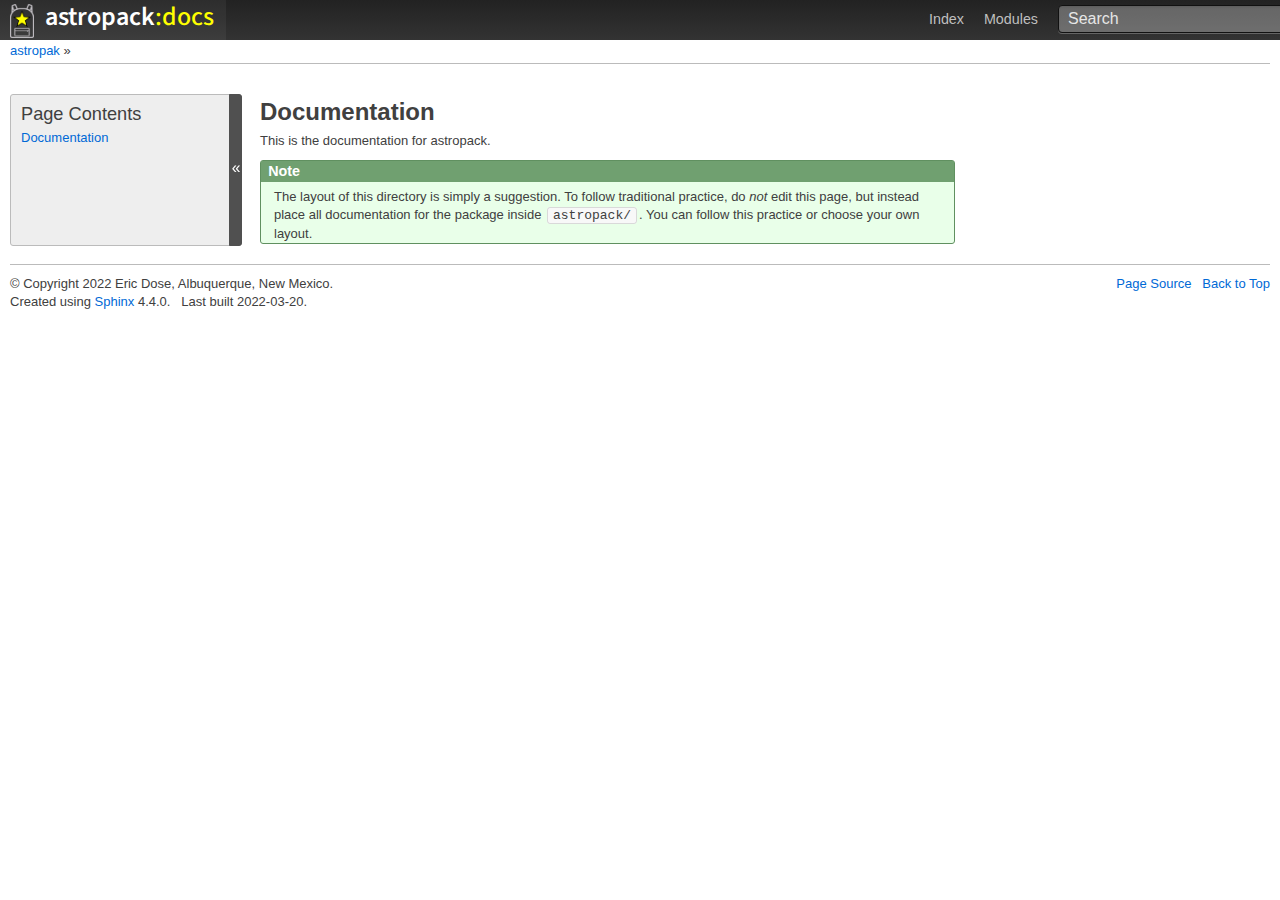
<file: docs/_build/html/index.html>
<!DOCTYPE html>

<html>
  <head>
    <meta charset="utf-8" />
    <meta name="viewport" content="width=device-width, initial-scale=1.0" /><meta name="generator" content="Docutils 0.17.1: http://docutils.sourceforge.net/" />

    <title>Documentation &#8212; astropack v0.1</title>
    <link rel="stylesheet" type="text/css" href="_static/pygments.css" />
    <link rel="stylesheet" type="text/css" href="_static/astropack.css" />
    <link rel="stylesheet" type="text/css" href="_static/graphviz.css" />
    <link rel="stylesheet" type="text/css" href="_static/plot_directive.css" />
    
    <script data-url_root="./" id="documentation_options" src="_static/documentation_options.js"></script>
    <script src="_static/jquery.js"></script>
    <script src="_static/underscore.js"></script>
    <script src="_static/doctools.js"></script>
    <script type="text/javascript" src="_static/sidebar.js"></script>
    <script type="text/javascript" src="_static/copybutton.js"></script>
    <link rel="shortcut icon" href="_static/backpack-star2-xxx.ico"/>
    <link rel="index" title="Index" href="genindex.html" />
    <link rel="search" title="Search" href="search.html" />
    <link href='https://fonts.googleapis.com/css?family=Source+Sans+Pro:200,600' rel='stylesheet' type='text/css'/>

  </head><body>
<div class="topbar">
  <a class="brand" title="Documentation Home" href="astropack/index.html"><span id="logotext1">astropack</span><span id="logotext2"></span><span id="logotext3">:docs</span></a>
  <ul>
    
    <li><a class="homelink" title="Astropy Homepage" href="http://www.astropy.org"></a></li>
    <li><a title="General Index" href="genindex.html">Index</a></li>
    <li><a title="Module Index" href="py-modindex.html">Modules</a></li>
    <li>
      
      
<form action="search.html" method="get">
  <input type="text" name="q" placeholder="Search" />
  <input type="hidden" name="check_keywords" value="yes" />
  <input type="hidden" name="area" value="default" />
</form>
      
    </li>
  </ul>
</div>

<div class="related">
    <h3>Navigation</h3>
    <ul>
      <li>
	<a href="astropack/index.html">astropak</a>
	 &#187;
      </li>
      
       
    </ul>
</div>
  

    <div class="document">
      <div class="documentwrapper">
        <div class="bodywrapper">
          <div class="body" role="main">
            
  <section id="documentation">
<h1>Documentation<a class="headerlink" href="#documentation" title="Permalink to this headline">¶</a></h1>
<p>This is the documentation for astropack.</p>
<div class="admonition note">
<p class="admonition-title">Note</p>
<p>The layout of this directory is simply a suggestion.  To follow
traditional practice, do <em>not</em> edit this page, but instead place
all documentation for the package inside <code class="docutils literal notranslate"><span class="pre">astropack/</span></code>.
You can follow this practice or choose your own layout.</p>
</div>
</section>


            <div class="clearer"></div>
          </div>
        </div>
      </div>
      <div class="sphinxsidebar" role="navigation" aria-label="main navigation">
        <div class="sphinxsidebarwrapper"><h3>Page Contents</h3>
<ul>
<li><a class="reference internal" href="#">Documentation</a></li>
</ul>


        </div>
      </div>
      <div class="clearer"></div>
    </div>
<footer class="footer">
  <p class="pull-right">
    <a href="_sources/index.rst.txt"
       rel="nofollow">Page Source</a> &nbsp;
    <a href="#">Back to Top</a></p>
  <p>
    &copy; Copyright 2022  Eric Dose, Albuquerque, New Mexico.<br/>
    Created using <a href="http://www.sphinx-doc.org/en/stable/">Sphinx</a> 4.4.0. &nbsp;
    Last built 2022-03-20. <br/>
  </p>
</footer>
  </body>
</html>
</file>
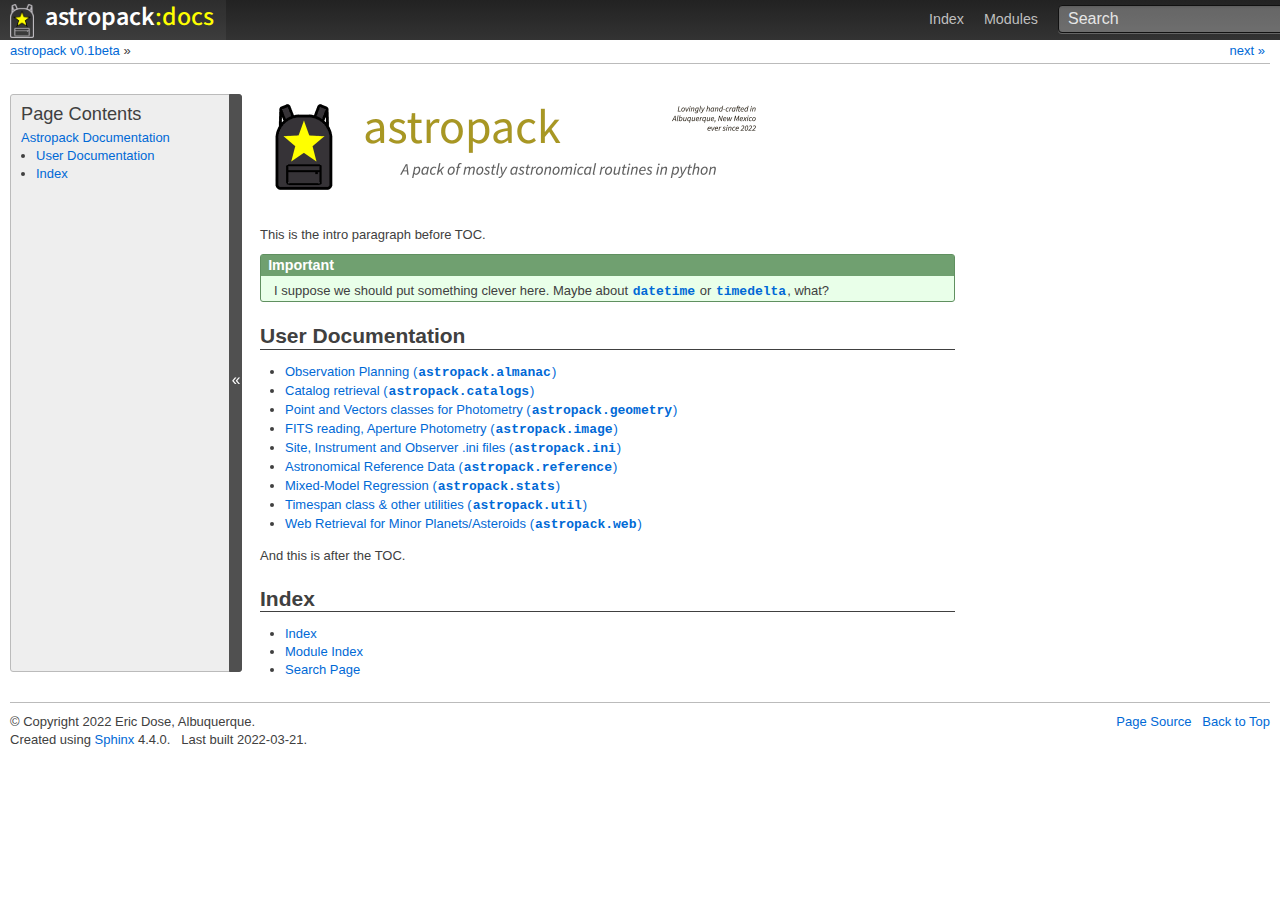
<file: docs/_build/html/astropack/index.html>
<!DOCTYPE html>

<html>
  <head>
    <meta charset="utf-8" />
    <meta name="viewport" content="width=device-width, initial-scale=1.0" /><meta name="generator" content="Docutils 0.17.1: http://docutils.sourceforge.net/" />

    <title>Astropack Documentation &#8212; astropack v0.1beta</title>
    <link rel="stylesheet" type="text/css" href="../_static/pygments.css" />
    <link rel="stylesheet" type="text/css" href="../_static/astropack.css" />
    <link rel="stylesheet" type="text/css" href="../_static/graphviz.css" />
    <link rel="stylesheet" type="text/css" href="../_static/plot_directive.css" />
    
    <script data-url_root="../" id="documentation_options" src="../_static/documentation_options.js"></script>
    <script src="../_static/jquery.js"></script>
    <script src="../_static/underscore.js"></script>
    <script src="../_static/doctools.js"></script>
    <script type="text/javascript" src="../_static/sidebar.js"></script>
    <script type="text/javascript" src="../_static/copybutton.js"></script>
    <link rel="shortcut icon" href="../_static/backpack-star-favicon3.ico"/>
    <link rel="index" title="Index" href="../genindex.html" />
    <link rel="search" title="Search" href="../search.html" />
    <link rel="next" title="Observation Planning (astropack.almanac)" href="almanac.html" />
    <link href='https://fonts.googleapis.com/css?family=Source+Sans+Pro:200,600' rel='stylesheet' type='text/css'/>

  </head><body>
<div class="topbar">
  <a class="brand" title="Documentation Home" href="#"><span id="logotext1">astropack</span><span id="logotext2"></span><span id="logotext3">:docs</span></a>
  <ul>
    
    <li><a class="homelink" title="Astropy Homepage" href="http://www.astropy.org"></a></li>
    <li><a title="General Index" href="../genindex.html">Index</a></li>
    <li><a title="Module Index" href="../py-modindex.html">Modules</a></li>
    <li>
      
      
<form action="../search.html" method="get">
  <input type="text" name="q" placeholder="Search" />
  <input type="hidden" name="check_keywords" value="yes" />
  <input type="hidden" name="area" value="default" />
</form>
      
    </li>
  </ul>
</div>

<div class="related">
    <h3>Navigation</h3>
    <ul>
      <li class="right">
	<a href="almanac.html" title="Observation Planning (astropack.almanac)">
	  next &raquo;
	</a>
      </li>
      <li>
	<a href="#">astropack v0.1beta</a>
	 &#187;
      </li>
      
       
    </ul>
</div>
  

    <div class="document">
      <div class="documentwrapper">
        <div class="bodywrapper">
          <div class="body" role="main">
            
  <style media="screen" type="text/css">
  h1 { display:none; }
</style><section id="astropack-documentation">
<h1>Astropack Documentation</h1>
<img src="../_static/backpack-star-logo.png" width="500" style="margin-bottom:30px;"/><p>This is the intro paragraph before TOC.</p>
<div class="admonition important">
<p class="admonition-title">Important</p>
<p>I suppose we should put something clever here.
Maybe about <a class="reference external" href="https://docs.python.org/3/library/datetime.html#datetime.datetime" title="(in Python v3.10)"><code class="xref py py-class docutils literal notranslate"><span class="pre">datetime</span></code></a> or <a class="reference external" href="https://docs.python.org/3/library/datetime.html#datetime.timedelta" title="(in Python v3.10)"><code class="xref py py-class docutils literal notranslate"><span class="pre">timedelta</span></code></a>, what?</p>
</div>
<section id="user-documentation">
<h2>User Documentation</h2>
<div class="toctree-wrapper compound">
<ul>
<li class="toctree-l1"><a class="reference internal" href="almanac.html">Observation Planning (<code class="xref py py-obj docutils literal notranslate"><span class="pre">astropack.almanac</span></code>)</a></li>
<li class="toctree-l1"><a class="reference internal" href="catalogs.html">Catalog retrieval (<code class="xref py py-obj docutils literal notranslate"><span class="pre">astropack.catalogs</span></code>)</a></li>
<li class="toctree-l1"><a class="reference internal" href="geometry.html">Point and Vectors classes for Photometry (<code class="xref py py-obj docutils literal notranslate"><span class="pre">astropack.geometry</span></code>)</a></li>
<li class="toctree-l1"><a class="reference internal" href="image.html">FITS reading, Aperture Photometry (<code class="xref py py-obj docutils literal notranslate"><span class="pre">astropack.image</span></code>)</a></li>
<li class="toctree-l1"><a class="reference internal" href="ini.html">Site, Instrument and Observer .ini files (<code class="xref py py-obj docutils literal notranslate"><span class="pre">astropack.ini</span></code>)</a></li>
<li class="toctree-l1"><a class="reference internal" href="reference.html">Astronomical Reference Data (<code class="xref py py-obj docutils literal notranslate"><span class="pre">astropack.reference</span></code>)</a></li>
<li class="toctree-l1"><a class="reference internal" href="stats.html">Mixed-Model Regression (<code class="xref py py-obj docutils literal notranslate"><span class="pre">astropack.stats</span></code>)</a></li>
<li class="toctree-l1"><a class="reference internal" href="util.html">Timespan class &amp; other utilities (<code class="xref py py-obj docutils literal notranslate"><span class="pre">astropack.util</span></code>)</a></li>
<li class="toctree-l1"><a class="reference internal" href="web.html">Web Retrieval for Minor Planets/Asteroids (<code class="xref py py-obj docutils literal notranslate"><span class="pre">astropack.web</span></code>)</a></li>
</ul>
</div>
<p>And this is after the TOC.</p>
</section>
<section id="index">
<h2>Index</h2>
<ul class="simple">
<li><p><a class="reference internal" href="../genindex.html"><span class="std std-ref">Index</span></a></p></li>
<li><p><a class="reference internal" href="../py-modindex.html"><span class="std std-ref">Module Index</span></a></p></li>
<li><p><a class="reference internal" href="../search.html"><span class="std std-ref">Search Page</span></a></p></li>
</ul>
</section>
</section>


            <div class="clearer"></div>
          </div>
        </div>
      </div>
      <div class="sphinxsidebar" role="navigation" aria-label="main navigation">
        <div class="sphinxsidebarwrapper"><h3>Page Contents</h3>
<ul>
<li><a class="reference internal" href="#">Astropack Documentation</a><ul>
<li><a class="reference internal" href="#user-documentation">User Documentation</a></li>
<li><a class="reference internal" href="#index">Index</a></li>
</ul>
</li>
</ul>


        </div>
      </div>
      <div class="clearer"></div>
    </div>
<footer class="footer">
  <p class="pull-right">
    <a href="../_sources/astropack/index.rst.txt"
       rel="nofollow">Page Source</a> &nbsp;
    <a href="#">Back to Top</a></p>
  <p>
    &copy; Copyright 2022  Eric Dose, Albuquerque.<br/>
    Created using <a href="http://www.sphinx-doc.org/en/stable/">Sphinx</a> 4.4.0. &nbsp;
    Last built 2022-03-21. <br/>
  </p>
</footer>
  </body>
</html>
</file>
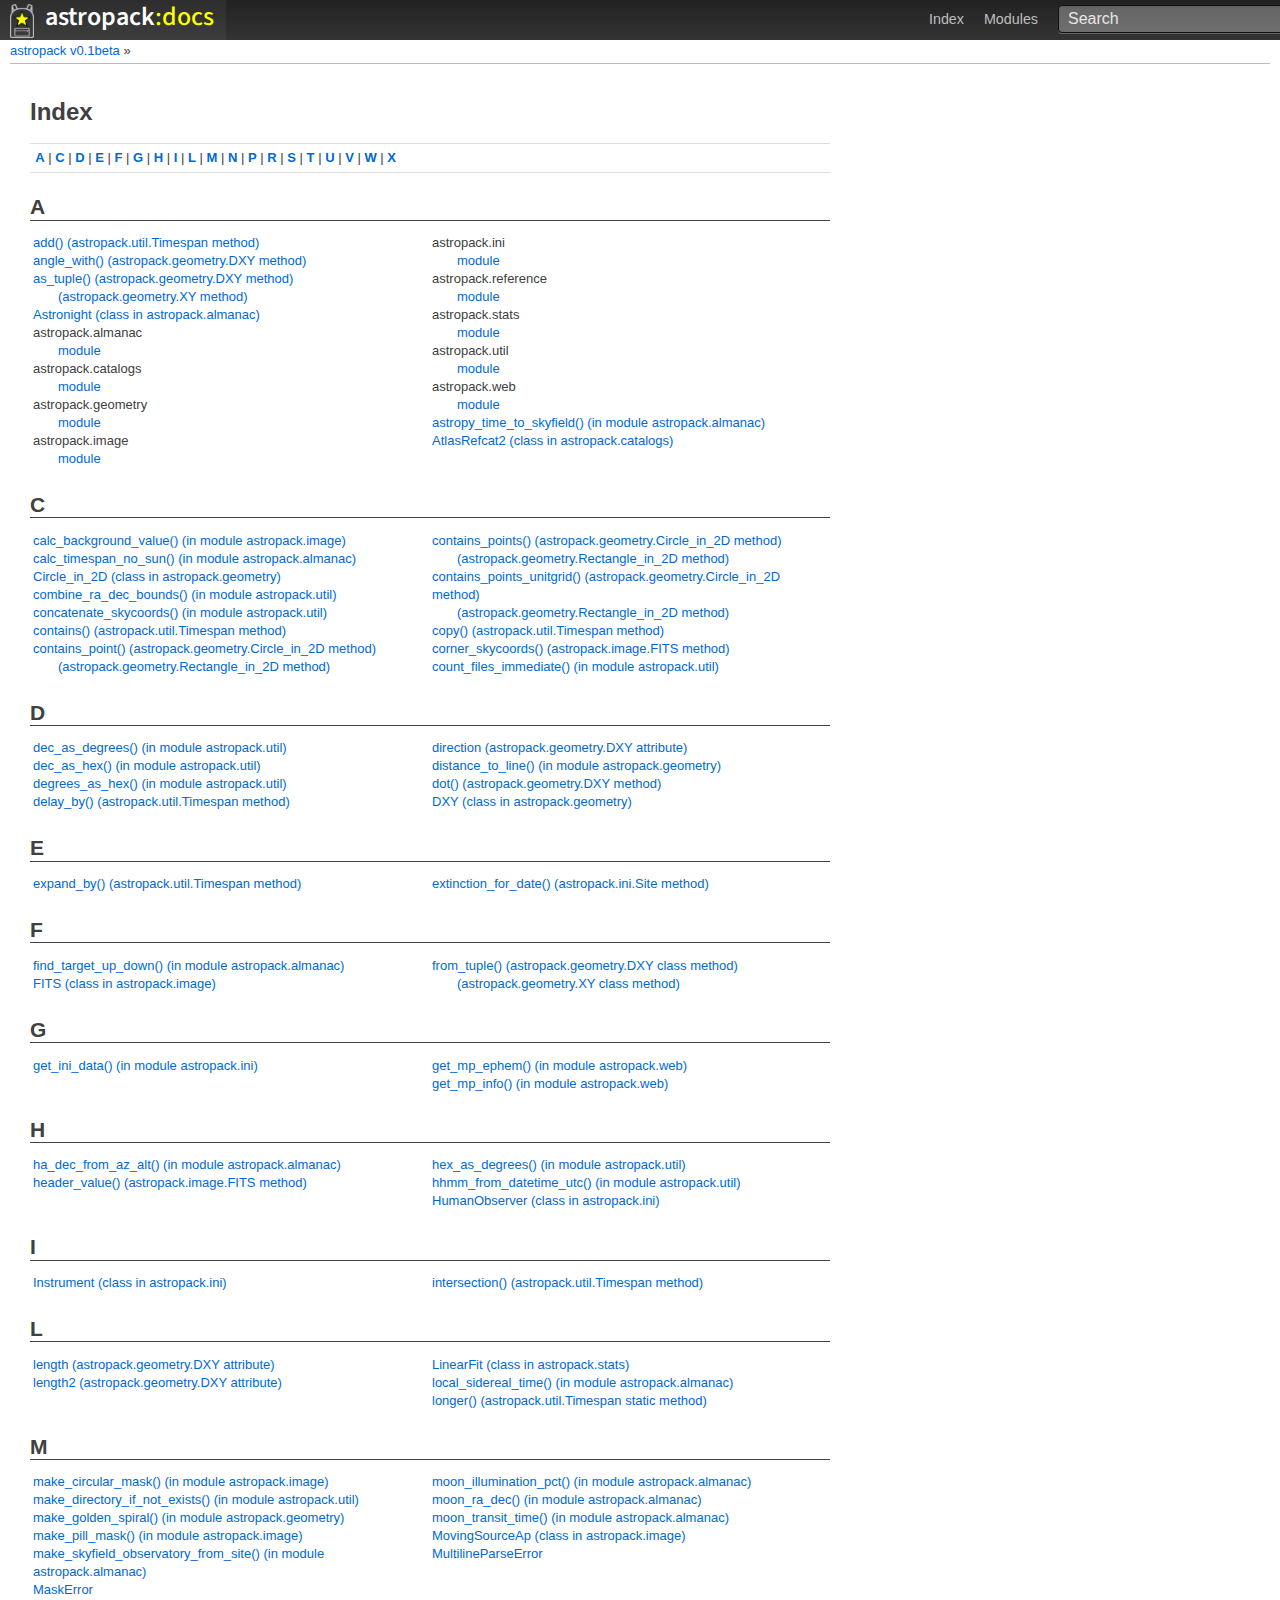
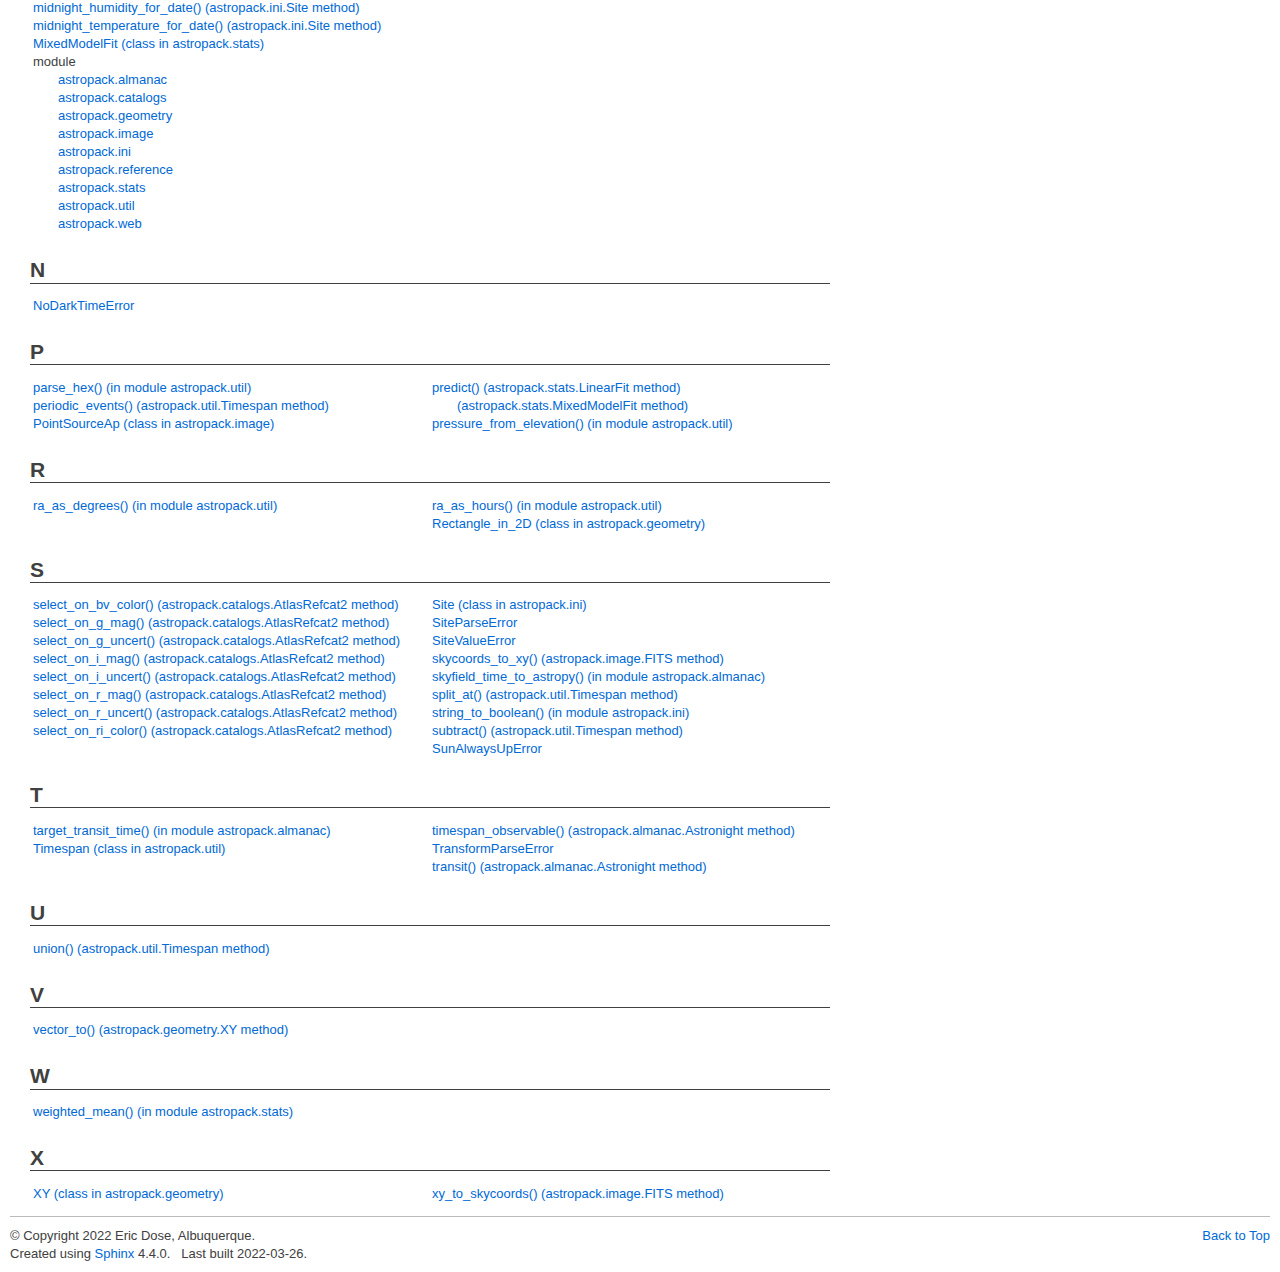
<file: docs/_build/html/genindex.html>
<!DOCTYPE html>

<html>
  <head>
    <meta charset="utf-8" />
    <meta name="viewport" content="width=device-width, initial-scale=1.0" />
    <title>Index &#8212; astropack v0.1beta</title>
    <link rel="stylesheet" type="text/css" href="_static/pygments.css" />
    <link rel="stylesheet" type="text/css" href="_static/astropack.css" />
    <link rel="stylesheet" type="text/css" href="_static/graphviz.css" />
    <link rel="stylesheet" type="text/css" href="_static/plot_directive.css" />
    
    <script data-url_root="./" id="documentation_options" src="_static/documentation_options.js"></script>
    <script src="_static/jquery.js"></script>
    <script src="_static/underscore.js"></script>
    <script src="_static/doctools.js"></script>
    <script type="text/javascript" src="_static/sidebar.js"></script>
    <script type="text/javascript" src="_static/copybutton.js"></script>
    <link rel="shortcut icon" href="_static/backpack-star-favicon3.ico"/>
    <link rel="index" title="Index" href="#" />
    <link rel="search" title="Search" href="search.html" />
    <link href='https://fonts.googleapis.com/css?family=Source+Sans+Pro:200,600' rel='stylesheet' type='text/css'/>

  </head><body>
<div class="topbar">
  <a class="brand" title="Documentation Home" href="astropack/index.html"><span id="logotext1">astropack</span><span id="logotext2"></span><span id="logotext3">:docs</span></a>
  <ul>
    
    <li><a class="homelink" title="Astropy Homepage" href="http://www.astropy.org"></a></li>
    <li><a title="General Index" href="#">Index</a></li>
    <li><a title="Module Index" href="py-modindex.html">Modules</a></li>
    <li>
      
      
<form action="search.html" method="get">
  <input type="text" name="q" placeholder="Search" />
  <input type="hidden" name="check_keywords" value="yes" />
  <input type="hidden" name="area" value="default" />
</form>
      
    </li>
  </ul>
</div>

<div class="related">
    <h3>Navigation</h3>
    <ul>
      <li>
	<a href="astropack/index.html">astropack v0.1beta</a>
	 &#187;
      </li>
      
       
    </ul>
</div>
  

    <div class="document">
      <div class="documentwrapper">
          <div class="body" role="main">
            

<h1 id="index">Index</h1>

<div class="genindex-jumpbox">
 <a href="#A"><strong>A</strong></a>
 | <a href="#C"><strong>C</strong></a>
 | <a href="#D"><strong>D</strong></a>
 | <a href="#E"><strong>E</strong></a>
 | <a href="#F"><strong>F</strong></a>
 | <a href="#G"><strong>G</strong></a>
 | <a href="#H"><strong>H</strong></a>
 | <a href="#I"><strong>I</strong></a>
 | <a href="#L"><strong>L</strong></a>
 | <a href="#M"><strong>M</strong></a>
 | <a href="#N"><strong>N</strong></a>
 | <a href="#P"><strong>P</strong></a>
 | <a href="#R"><strong>R</strong></a>
 | <a href="#S"><strong>S</strong></a>
 | <a href="#T"><strong>T</strong></a>
 | <a href="#U"><strong>U</strong></a>
 | <a href="#V"><strong>V</strong></a>
 | <a href="#W"><strong>W</strong></a>
 | <a href="#X"><strong>X</strong></a>
 
</div>
<h2 id="A">A</h2>
<table style="width: 100%" class="indextable genindextable"><tr>
  <td style="width: 33%; vertical-align: top;"><ul>
      <li><a href="api/astropack.util.Timespan.html#astropack.util.Timespan.add">add() (astropack.util.Timespan method)</a>
</li>
      <li><a href="api/astropack.geometry.DXY.html#astropack.geometry.DXY.angle_with">angle_with() (astropack.geometry.DXY method)</a>
</li>
      <li><a href="api/astropack.geometry.DXY.html#astropack.geometry.DXY.as_tuple">as_tuple() (astropack.geometry.DXY method)</a>

      <ul>
        <li><a href="api/astropack.geometry.XY.html#astropack.geometry.XY.as_tuple">(astropack.geometry.XY method)</a>
</li>
      </ul></li>
      <li><a href="api/astropack.almanac.Astronight.html#astropack.almanac.Astronight">Astronight (class in astropack.almanac)</a>
</li>
      <li>
    astropack.almanac

      <ul>
        <li><a href="astropack/almanac.html#module-astropack.almanac">module</a>
</li>
      </ul></li>
      <li>
    astropack.catalogs

      <ul>
        <li><a href="astropack/catalogs.html#module-astropack.catalogs">module</a>
</li>
      </ul></li>
      <li>
    astropack.geometry

      <ul>
        <li><a href="astropack/geometry.html#module-astropack.geometry">module</a>
</li>
      </ul></li>
      <li>
    astropack.image

      <ul>
        <li><a href="astropack/image.html#module-astropack.image">module</a>
</li>
      </ul></li>
  </ul></td>
  <td style="width: 33%; vertical-align: top;"><ul>
      <li>
    astropack.ini

      <ul>
        <li><a href="astropack/ini.html#module-astropack.ini">module</a>
</li>
      </ul></li>
      <li>
    astropack.reference

      <ul>
        <li><a href="astropack/reference.html#module-astropack.reference">module</a>
</li>
      </ul></li>
      <li>
    astropack.stats

      <ul>
        <li><a href="astropack/stats.html#module-astropack.stats">module</a>
</li>
      </ul></li>
      <li>
    astropack.util

      <ul>
        <li><a href="astropack/util.html#module-astropack.util">module</a>
</li>
      </ul></li>
      <li>
    astropack.web

      <ul>
        <li><a href="astropack/web.html#module-astropack.web">module</a>
</li>
      </ul></li>
      <li><a href="api/astropack.almanac.astropy_time_to_skyfield.html#astropack.almanac.astropy_time_to_skyfield">astropy_time_to_skyfield() (in module astropack.almanac)</a>
</li>
      <li><a href="api/astropack.catalogs.AtlasRefcat2.html#astropack.catalogs.AtlasRefcat2">AtlasRefcat2 (class in astropack.catalogs)</a>
</li>
  </ul></td>
</tr></table>

<h2 id="C">C</h2>
<table style="width: 100%" class="indextable genindextable"><tr>
  <td style="width: 33%; vertical-align: top;"><ul>
      <li><a href="api/astropack.image.calc_background_value.html#astropack.image.calc_background_value">calc_background_value() (in module astropack.image)</a>
</li>
      <li><a href="api/astropack.almanac.calc_timespan_no_sun.html#astropack.almanac.calc_timespan_no_sun">calc_timespan_no_sun() (in module astropack.almanac)</a>
</li>
      <li><a href="api/astropack.geometry.Circle_in_2D.html#astropack.geometry.Circle_in_2D">Circle_in_2D (class in astropack.geometry)</a>
</li>
      <li><a href="api/astropack.util.combine_ra_dec_bounds.html#astropack.util.combine_ra_dec_bounds">combine_ra_dec_bounds() (in module astropack.util)</a>
</li>
      <li><a href="api/astropack.util.concatenate_skycoords.html#astropack.util.concatenate_skycoords">concatenate_skycoords() (in module astropack.util)</a>
</li>
      <li><a href="api/astropack.util.Timespan.html#astropack.util.Timespan.contains">contains() (astropack.util.Timespan method)</a>
</li>
      <li><a href="api/astropack.geometry.Circle_in_2D.html#astropack.geometry.Circle_in_2D.contains_point">contains_point() (astropack.geometry.Circle_in_2D method)</a>

      <ul>
        <li><a href="api/astropack.geometry.Rectangle_in_2D.html#astropack.geometry.Rectangle_in_2D.contains_point">(astropack.geometry.Rectangle_in_2D method)</a>
</li>
      </ul></li>
  </ul></td>
  <td style="width: 33%; vertical-align: top;"><ul>
      <li><a href="api/astropack.geometry.Circle_in_2D.html#astropack.geometry.Circle_in_2D.contains_points">contains_points() (astropack.geometry.Circle_in_2D method)</a>

      <ul>
        <li><a href="api/astropack.geometry.Rectangle_in_2D.html#astropack.geometry.Rectangle_in_2D.contains_points">(astropack.geometry.Rectangle_in_2D method)</a>
</li>
      </ul></li>
      <li><a href="api/astropack.geometry.Circle_in_2D.html#astropack.geometry.Circle_in_2D.contains_points_unitgrid">contains_points_unitgrid() (astropack.geometry.Circle_in_2D method)</a>

      <ul>
        <li><a href="api/astropack.geometry.Rectangle_in_2D.html#astropack.geometry.Rectangle_in_2D.contains_points_unitgrid">(astropack.geometry.Rectangle_in_2D method)</a>
</li>
      </ul></li>
      <li><a href="api/astropack.util.Timespan.html#astropack.util.Timespan.copy">copy() (astropack.util.Timespan method)</a>
</li>
      <li><a href="api/astropack.image.FITS.html#astropack.image.FITS.corner_skycoords">corner_skycoords() (astropack.image.FITS method)</a>
</li>
      <li><a href="api/astropack.util.count_files_immediate.html#astropack.util.count_files_immediate">count_files_immediate() (in module astropack.util)</a>
</li>
  </ul></td>
</tr></table>

<h2 id="D">D</h2>
<table style="width: 100%" class="indextable genindextable"><tr>
  <td style="width: 33%; vertical-align: top;"><ul>
      <li><a href="api/astropack.util.dec_as_degrees.html#astropack.util.dec_as_degrees">dec_as_degrees() (in module astropack.util)</a>
</li>
      <li><a href="api/astropack.util.dec_as_hex.html#astropack.util.dec_as_hex">dec_as_hex() (in module astropack.util)</a>
</li>
      <li><a href="api/astropack.util.degrees_as_hex.html#astropack.util.degrees_as_hex">degrees_as_hex() (in module astropack.util)</a>
</li>
      <li><a href="api/astropack.util.Timespan.html#astropack.util.Timespan.delay_by">delay_by() (astropack.util.Timespan method)</a>
</li>
  </ul></td>
  <td style="width: 33%; vertical-align: top;"><ul>
      <li><a href="api/astropack.geometry.DXY.html#astropack.geometry.DXY.direction">direction (astropack.geometry.DXY attribute)</a>
</li>
      <li><a href="api/astropack.geometry.distance_to_line.html#astropack.geometry.distance_to_line">distance_to_line() (in module astropack.geometry)</a>
</li>
      <li><a href="api/astropack.geometry.DXY.html#astropack.geometry.DXY.dot">dot() (astropack.geometry.DXY method)</a>
</li>
      <li><a href="api/astropack.geometry.DXY.html#astropack.geometry.DXY">DXY (class in astropack.geometry)</a>
</li>
  </ul></td>
</tr></table>

<h2 id="E">E</h2>
<table style="width: 100%" class="indextable genindextable"><tr>
  <td style="width: 33%; vertical-align: top;"><ul>
      <li><a href="api/astropack.util.Timespan.html#astropack.util.Timespan.expand_by">expand_by() (astropack.util.Timespan method)</a>
</li>
  </ul></td>
  <td style="width: 33%; vertical-align: top;"><ul>
      <li><a href="api/astropack.ini.Site.html#astropack.ini.Site.extinction_for_date">extinction_for_date() (astropack.ini.Site method)</a>
</li>
  </ul></td>
</tr></table>

<h2 id="F">F</h2>
<table style="width: 100%" class="indextable genindextable"><tr>
  <td style="width: 33%; vertical-align: top;"><ul>
      <li><a href="api/astropack.almanac.find_target_up_down.html#astropack.almanac.find_target_up_down">find_target_up_down() (in module astropack.almanac)</a>
</li>
      <li><a href="api/astropack.image.FITS.html#astropack.image.FITS">FITS (class in astropack.image)</a>
</li>
  </ul></td>
  <td style="width: 33%; vertical-align: top;"><ul>
      <li><a href="api/astropack.geometry.DXY.html#astropack.geometry.DXY.from_tuple">from_tuple() (astropack.geometry.DXY class method)</a>

      <ul>
        <li><a href="api/astropack.geometry.XY.html#astropack.geometry.XY.from_tuple">(astropack.geometry.XY class method)</a>
</li>
      </ul></li>
  </ul></td>
</tr></table>

<h2 id="G">G</h2>
<table style="width: 100%" class="indextable genindextable"><tr>
  <td style="width: 33%; vertical-align: top;"><ul>
      <li><a href="api/astropack.ini.get_ini_data.html#astropack.ini.get_ini_data">get_ini_data() (in module astropack.ini)</a>
</li>
  </ul></td>
  <td style="width: 33%; vertical-align: top;"><ul>
      <li><a href="api/astropack.web.get_mp_ephem.html#astropack.web.get_mp_ephem">get_mp_ephem() (in module astropack.web)</a>
</li>
      <li><a href="api/astropack.web.get_mp_info.html#astropack.web.get_mp_info">get_mp_info() (in module astropack.web)</a>
</li>
  </ul></td>
</tr></table>

<h2 id="H">H</h2>
<table style="width: 100%" class="indextable genindextable"><tr>
  <td style="width: 33%; vertical-align: top;"><ul>
      <li><a href="api/astropack.almanac.ha_dec_from_az_alt.html#astropack.almanac.ha_dec_from_az_alt">ha_dec_from_az_alt() (in module astropack.almanac)</a>
</li>
      <li><a href="api/astropack.image.FITS.html#astropack.image.FITS.header_value">header_value() (astropack.image.FITS method)</a>
</li>
  </ul></td>
  <td style="width: 33%; vertical-align: top;"><ul>
      <li><a href="api/astropack.util.hex_as_degrees.html#astropack.util.hex_as_degrees">hex_as_degrees() (in module astropack.util)</a>
</li>
      <li><a href="api/astropack.util.hhmm_from_datetime_utc.html#astropack.util.hhmm_from_datetime_utc">hhmm_from_datetime_utc() (in module astropack.util)</a>
</li>
      <li><a href="api/astropack.ini.HumanObserver.html#astropack.ini.HumanObserver">HumanObserver (class in astropack.ini)</a>
</li>
  </ul></td>
</tr></table>

<h2 id="I">I</h2>
<table style="width: 100%" class="indextable genindextable"><tr>
  <td style="width: 33%; vertical-align: top;"><ul>
      <li><a href="api/astropack.ini.Instrument.html#astropack.ini.Instrument">Instrument (class in astropack.ini)</a>
</li>
  </ul></td>
  <td style="width: 33%; vertical-align: top;"><ul>
      <li><a href="api/astropack.util.Timespan.html#astropack.util.Timespan.intersection">intersection() (astropack.util.Timespan method)</a>
</li>
  </ul></td>
</tr></table>

<h2 id="L">L</h2>
<table style="width: 100%" class="indextable genindextable"><tr>
  <td style="width: 33%; vertical-align: top;"><ul>
      <li><a href="api/astropack.geometry.DXY.html#astropack.geometry.DXY.length">length (astropack.geometry.DXY attribute)</a>
</li>
      <li><a href="api/astropack.geometry.DXY.html#astropack.geometry.DXY.length2">length2 (astropack.geometry.DXY attribute)</a>
</li>
  </ul></td>
  <td style="width: 33%; vertical-align: top;"><ul>
      <li><a href="api/astropack.stats.LinearFit.html#astropack.stats.LinearFit">LinearFit (class in astropack.stats)</a>
</li>
      <li><a href="api/astropack.almanac.local_sidereal_time.html#astropack.almanac.local_sidereal_time">local_sidereal_time() (in module astropack.almanac)</a>
</li>
      <li><a href="api/astropack.util.Timespan.html#astropack.util.Timespan.longer">longer() (astropack.util.Timespan static method)</a>
</li>
  </ul></td>
</tr></table>

<h2 id="M">M</h2>
<table style="width: 100%" class="indextable genindextable"><tr>
  <td style="width: 33%; vertical-align: top;"><ul>
      <li><a href="api/astropack.image.make_circular_mask.html#astropack.image.make_circular_mask">make_circular_mask() (in module astropack.image)</a>
</li>
      <li><a href="api/astropack.util.make_directory_if_not_exists.html#astropack.util.make_directory_if_not_exists">make_directory_if_not_exists() (in module astropack.util)</a>
</li>
      <li><a href="api/astropack.geometry.make_golden_spiral.html#astropack.geometry.make_golden_spiral">make_golden_spiral() (in module astropack.geometry)</a>
</li>
      <li><a href="api/astropack.image.make_pill_mask.html#astropack.image.make_pill_mask">make_pill_mask() (in module astropack.image)</a>
</li>
      <li><a href="api/astropack.almanac.make_skyfield_observatory_from_site.html#astropack.almanac.make_skyfield_observatory_from_site">make_skyfield_observatory_from_site() (in module astropack.almanac)</a>
</li>
      <li><a href="api/astropack.image.MaskError.html#astropack.image.MaskError">MaskError</a>
</li>
      <li><a href="api/astropack.ini.Site.html#astropack.ini.Site.midnight_humidity_for_date">midnight_humidity_for_date() (astropack.ini.Site method)</a>
</li>
      <li><a href="api/astropack.ini.Site.html#astropack.ini.Site.midnight_temperature_for_date">midnight_temperature_for_date() (astropack.ini.Site method)</a>
</li>
      <li><a href="api/astropack.stats.MixedModelFit.html#astropack.stats.MixedModelFit">MixedModelFit (class in astropack.stats)</a>
</li>
      <li>
    module

      <ul>
        <li><a href="astropack/almanac.html#module-astropack.almanac">astropack.almanac</a>
</li>
        <li><a href="astropack/catalogs.html#module-astropack.catalogs">astropack.catalogs</a>
</li>
        <li><a href="astropack/geometry.html#module-astropack.geometry">astropack.geometry</a>
</li>
        <li><a href="astropack/image.html#module-astropack.image">astropack.image</a>
</li>
        <li><a href="astropack/ini.html#module-astropack.ini">astropack.ini</a>
</li>
        <li><a href="astropack/reference.html#module-astropack.reference">astropack.reference</a>
</li>
        <li><a href="astropack/stats.html#module-astropack.stats">astropack.stats</a>
</li>
        <li><a href="astropack/util.html#module-astropack.util">astropack.util</a>
</li>
        <li><a href="astropack/web.html#module-astropack.web">astropack.web</a>
</li>
      </ul></li>
  </ul></td>
  <td style="width: 33%; vertical-align: top;"><ul>
      <li><a href="api/astropack.almanac.moon_illumination_pct.html#astropack.almanac.moon_illumination_pct">moon_illumination_pct() (in module astropack.almanac)</a>
</li>
      <li><a href="api/astropack.almanac.moon_ra_dec.html#astropack.almanac.moon_ra_dec">moon_ra_dec() (in module astropack.almanac)</a>
</li>
      <li><a href="api/astropack.almanac.moon_transit_time.html#astropack.almanac.moon_transit_time">moon_transit_time() (in module astropack.almanac)</a>
</li>
      <li><a href="api/astropack.image.MovingSourceAp.html#astropack.image.MovingSourceAp">MovingSourceAp (class in astropack.image)</a>
</li>
      <li><a href="api/astropack.ini.MultilineParseError.html#astropack.ini.MultilineParseError">MultilineParseError</a>
</li>
  </ul></td>
</tr></table>

<h2 id="N">N</h2>
<table style="width: 100%" class="indextable genindextable"><tr>
  <td style="width: 33%; vertical-align: top;"><ul>
      <li><a href="api/astropack.almanac.NoDarkTimeError.html#astropack.almanac.NoDarkTimeError">NoDarkTimeError</a>
</li>
  </ul></td>
</tr></table>

<h2 id="P">P</h2>
<table style="width: 100%" class="indextable genindextable"><tr>
  <td style="width: 33%; vertical-align: top;"><ul>
      <li><a href="api/astropack.util.parse_hex.html#astropack.util.parse_hex">parse_hex() (in module astropack.util)</a>
</li>
      <li><a href="api/astropack.util.Timespan.html#astropack.util.Timespan.periodic_events">periodic_events() (astropack.util.Timespan method)</a>
</li>
      <li><a href="api/astropack.image.PointSourceAp.html#astropack.image.PointSourceAp">PointSourceAp (class in astropack.image)</a>
</li>
  </ul></td>
  <td style="width: 33%; vertical-align: top;"><ul>
      <li><a href="api/astropack.stats.LinearFit.html#astropack.stats.LinearFit.predict">predict() (astropack.stats.LinearFit method)</a>

      <ul>
        <li><a href="api/astropack.stats.MixedModelFit.html#astropack.stats.MixedModelFit.predict">(astropack.stats.MixedModelFit method)</a>
</li>
      </ul></li>
      <li><a href="api/astropack.util.pressure_from_elevation.html#astropack.util.pressure_from_elevation">pressure_from_elevation() (in module astropack.util)</a>
</li>
  </ul></td>
</tr></table>

<h2 id="R">R</h2>
<table style="width: 100%" class="indextable genindextable"><tr>
  <td style="width: 33%; vertical-align: top;"><ul>
      <li><a href="api/astropack.util.ra_as_degrees.html#astropack.util.ra_as_degrees">ra_as_degrees() (in module astropack.util)</a>
</li>
  </ul></td>
  <td style="width: 33%; vertical-align: top;"><ul>
      <li><a href="api/astropack.util.ra_as_hours.html#astropack.util.ra_as_hours">ra_as_hours() (in module astropack.util)</a>
</li>
      <li><a href="api/astropack.geometry.Rectangle_in_2D.html#astropack.geometry.Rectangle_in_2D">Rectangle_in_2D (class in astropack.geometry)</a>
</li>
  </ul></td>
</tr></table>

<h2 id="S">S</h2>
<table style="width: 100%" class="indextable genindextable"><tr>
  <td style="width: 33%; vertical-align: top;"><ul>
      <li><a href="api/astropack.catalogs.AtlasRefcat2.html#astropack.catalogs.AtlasRefcat2.select_on_bv_color">select_on_bv_color() (astropack.catalogs.AtlasRefcat2 method)</a>
</li>
      <li><a href="api/astropack.catalogs.AtlasRefcat2.html#astropack.catalogs.AtlasRefcat2.select_on_g_mag">select_on_g_mag() (astropack.catalogs.AtlasRefcat2 method)</a>
</li>
      <li><a href="api/astropack.catalogs.AtlasRefcat2.html#astropack.catalogs.AtlasRefcat2.select_on_g_uncert">select_on_g_uncert() (astropack.catalogs.AtlasRefcat2 method)</a>
</li>
      <li><a href="api/astropack.catalogs.AtlasRefcat2.html#astropack.catalogs.AtlasRefcat2.select_on_i_mag">select_on_i_mag() (astropack.catalogs.AtlasRefcat2 method)</a>
</li>
      <li><a href="api/astropack.catalogs.AtlasRefcat2.html#astropack.catalogs.AtlasRefcat2.select_on_i_uncert">select_on_i_uncert() (astropack.catalogs.AtlasRefcat2 method)</a>
</li>
      <li><a href="api/astropack.catalogs.AtlasRefcat2.html#astropack.catalogs.AtlasRefcat2.select_on_r_mag">select_on_r_mag() (astropack.catalogs.AtlasRefcat2 method)</a>
</li>
      <li><a href="api/astropack.catalogs.AtlasRefcat2.html#astropack.catalogs.AtlasRefcat2.select_on_r_uncert">select_on_r_uncert() (astropack.catalogs.AtlasRefcat2 method)</a>
</li>
      <li><a href="api/astropack.catalogs.AtlasRefcat2.html#astropack.catalogs.AtlasRefcat2.select_on_ri_color">select_on_ri_color() (astropack.catalogs.AtlasRefcat2 method)</a>
</li>
  </ul></td>
  <td style="width: 33%; vertical-align: top;"><ul>
      <li><a href="api/astropack.ini.Site.html#astropack.ini.Site">Site (class in astropack.ini)</a>
</li>
      <li><a href="api/astropack.ini.SiteParseError.html#astropack.ini.SiteParseError">SiteParseError</a>
</li>
      <li><a href="api/astropack.ini.SiteValueError.html#astropack.ini.SiteValueError">SiteValueError</a>
</li>
      <li><a href="api/astropack.image.FITS.html#astropack.image.FITS.skycoords_to_xy">skycoords_to_xy() (astropack.image.FITS method)</a>
</li>
      <li><a href="api/astropack.almanac.skyfield_time_to_astropy.html#astropack.almanac.skyfield_time_to_astropy">skyfield_time_to_astropy() (in module astropack.almanac)</a>
</li>
      <li><a href="api/astropack.util.Timespan.html#astropack.util.Timespan.split_at">split_at() (astropack.util.Timespan method)</a>
</li>
      <li><a href="api/astropack.ini.string_to_boolean.html#astropack.ini.string_to_boolean">string_to_boolean() (in module astropack.ini)</a>
</li>
      <li><a href="api/astropack.util.Timespan.html#astropack.util.Timespan.subtract">subtract() (astropack.util.Timespan method)</a>
</li>
      <li><a href="api/astropack.almanac.SunAlwaysUpError.html#astropack.almanac.SunAlwaysUpError">SunAlwaysUpError</a>
</li>
  </ul></td>
</tr></table>

<h2 id="T">T</h2>
<table style="width: 100%" class="indextable genindextable"><tr>
  <td style="width: 33%; vertical-align: top;"><ul>
      <li><a href="api/astropack.almanac.target_transit_time.html#astropack.almanac.target_transit_time">target_transit_time() (in module astropack.almanac)</a>
</li>
      <li><a href="api/astropack.util.Timespan.html#astropack.util.Timespan">Timespan (class in astropack.util)</a>
</li>
  </ul></td>
  <td style="width: 33%; vertical-align: top;"><ul>
      <li><a href="api/astropack.almanac.Astronight.html#astropack.almanac.Astronight.timespan_observable">timespan_observable() (astropack.almanac.Astronight method)</a>
</li>
      <li><a href="api/astropack.ini.TransformParseError.html#astropack.ini.TransformParseError">TransformParseError</a>
</li>
      <li><a href="api/astropack.almanac.Astronight.html#astropack.almanac.Astronight.transit">transit() (astropack.almanac.Astronight method)</a>
</li>
  </ul></td>
</tr></table>

<h2 id="U">U</h2>
<table style="width: 100%" class="indextable genindextable"><tr>
  <td style="width: 33%; vertical-align: top;"><ul>
      <li><a href="api/astropack.util.Timespan.html#astropack.util.Timespan.union">union() (astropack.util.Timespan method)</a>
</li>
  </ul></td>
</tr></table>

<h2 id="V">V</h2>
<table style="width: 100%" class="indextable genindextable"><tr>
  <td style="width: 33%; vertical-align: top;"><ul>
      <li><a href="api/astropack.geometry.XY.html#astropack.geometry.XY.vector_to">vector_to() (astropack.geometry.XY method)</a>
</li>
  </ul></td>
</tr></table>

<h2 id="W">W</h2>
<table style="width: 100%" class="indextable genindextable"><tr>
  <td style="width: 33%; vertical-align: top;"><ul>
      <li><a href="api/astropack.stats.weighted_mean.html#astropack.stats.weighted_mean">weighted_mean() (in module astropack.stats)</a>
</li>
  </ul></td>
</tr></table>

<h2 id="X">X</h2>
<table style="width: 100%" class="indextable genindextable"><tr>
  <td style="width: 33%; vertical-align: top;"><ul>
      <li><a href="api/astropack.geometry.XY.html#astropack.geometry.XY">XY (class in astropack.geometry)</a>
</li>
  </ul></td>
  <td style="width: 33%; vertical-align: top;"><ul>
      <li><a href="api/astropack.image.FITS.html#astropack.image.FITS.xy_to_skycoords">xy_to_skycoords() (astropack.image.FITS method)</a>
</li>
  </ul></td>
</tr></table>



            <div class="clearer"></div>
          </div>
      </div>
      <div class="clearer"></div>
    </div>
<footer class="footer">
  <p class="pull-right"> &nbsp;
    <a href="#">Back to Top</a></p>
  <p>
    &copy; Copyright 2022  Eric Dose, Albuquerque.<br/>
    Created using <a href="http://www.sphinx-doc.org/en/stable/">Sphinx</a> 4.4.0. &nbsp;
    Last built 2022-03-26. <br/>
  </p>
</footer>
  </body>
</html>
</file>
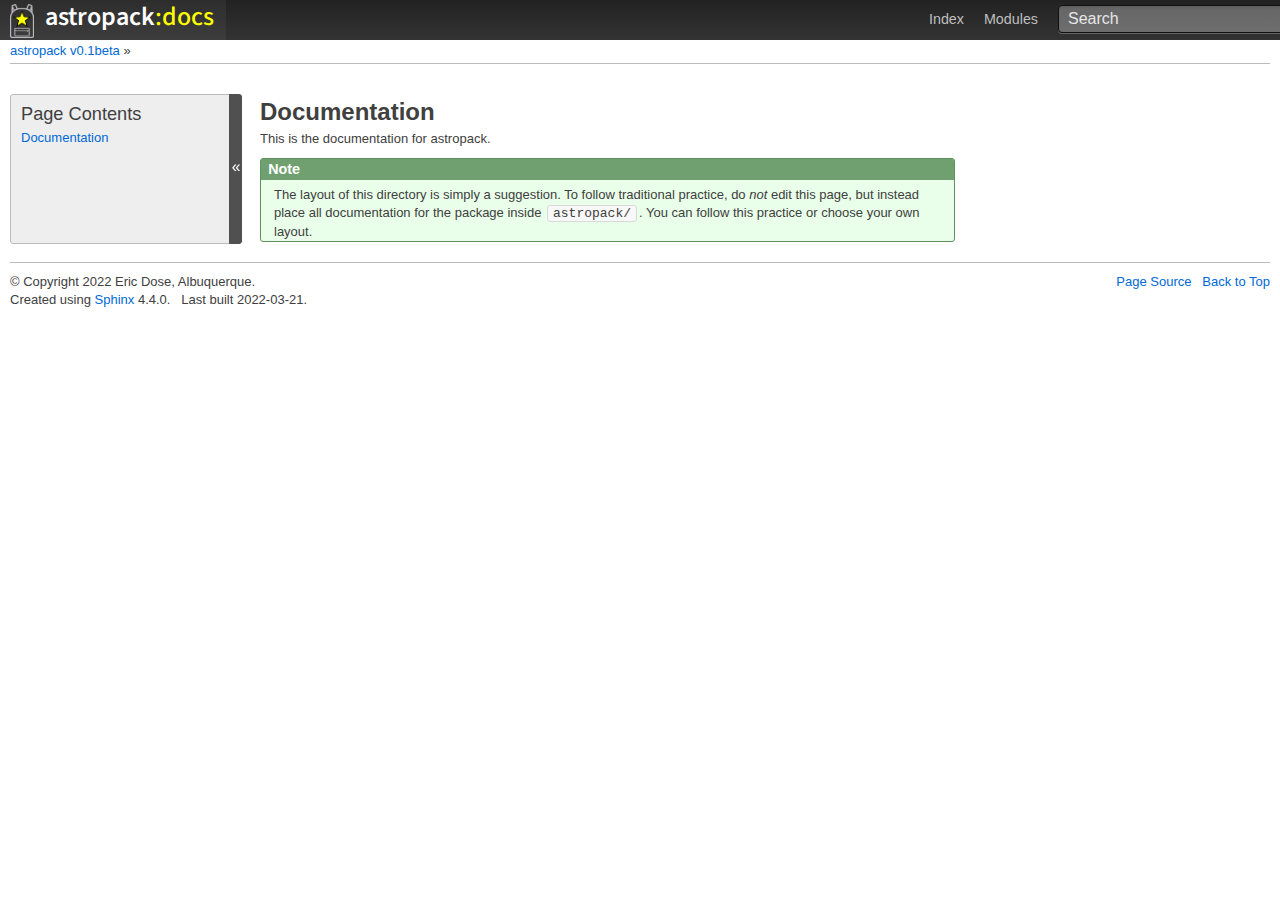
<file: docs/_build/html/index-defunct.html>
<!DOCTYPE html>

<html>
  <head>
    <meta charset="utf-8" />
    <meta name="viewport" content="width=device-width, initial-scale=1.0" /><meta name="generator" content="Docutils 0.17.1: http://docutils.sourceforge.net/" />

    <title>Documentation &#8212; astropack v0.1beta</title>
    <link rel="stylesheet" type="text/css" href="_static/pygments.css" />
    <link rel="stylesheet" type="text/css" href="_static/astropack.css" />
    <link rel="stylesheet" type="text/css" href="_static/graphviz.css" />
    <link rel="stylesheet" type="text/css" href="_static/plot_directive.css" />
    
    <script data-url_root="./" id="documentation_options" src="_static/documentation_options.js"></script>
    <script src="_static/jquery.js"></script>
    <script src="_static/underscore.js"></script>
    <script src="_static/doctools.js"></script>
    <script type="text/javascript" src="_static/sidebar.js"></script>
    <script type="text/javascript" src="_static/copybutton.js"></script>
    <link rel="shortcut icon" href="_static/backpack-star-favicon3.ico"/>
    <link rel="index" title="Index" href="genindex.html" />
    <link rel="search" title="Search" href="search.html" />
    <link href='https://fonts.googleapis.com/css?family=Source+Sans+Pro:200,600' rel='stylesheet' type='text/css'/>

  </head><body>
<div class="topbar">
  <a class="brand" title="Documentation Home" href="astropack/index.html"><span id="logotext1">astropack</span><span id="logotext2"></span><span id="logotext3">:docs</span></a>
  <ul>
    
    <li><a class="homelink" title="Astropy Homepage" href="http://www.astropy.org"></a></li>
    <li><a title="General Index" href="genindex.html">Index</a></li>
    <li><a title="Module Index" href="py-modindex.html">Modules</a></li>
    <li>
      
      
<form action="search.html" method="get">
  <input type="text" name="q" placeholder="Search" />
  <input type="hidden" name="check_keywords" value="yes" />
  <input type="hidden" name="area" value="default" />
</form>
      
    </li>
  </ul>
</div>

<div class="related">
    <h3>Navigation</h3>
    <ul>
      <li>
	<a href="astropack/index.html">astropack v0.1beta</a>
	 &#187;
      </li>
      
       
    </ul>
</div>
  

    <div class="document">
      <div class="documentwrapper">
        <div class="bodywrapper">
          <div class="body" role="main">
            
  <section id="documentation">
<h1>Documentation</h1>
<p>This is the documentation for astropack.</p>
<div class="admonition note">
<p class="admonition-title">Note</p>
<p>The layout of this directory is simply a suggestion.  To follow
traditional practice, do <em>not</em> edit this page, but instead place
all documentation for the package inside <code class="docutils literal notranslate"><span class="pre">astropack/</span></code>.
You can follow this practice or choose your own layout.</p>
</div>
</section>


            <div class="clearer"></div>
          </div>
        </div>
      </div>
      <div class="sphinxsidebar" role="navigation" aria-label="main navigation">
        <div class="sphinxsidebarwrapper"><h3>Page Contents</h3>
<ul>
<li><a class="reference internal" href="#">Documentation</a></li>
</ul>


        </div>
      </div>
      <div class="clearer"></div>
    </div>
<footer class="footer">
  <p class="pull-right">
    <a href="_sources/index-defunct.rst.txt"
       rel="nofollow">Page Source</a> &nbsp;
    <a href="#">Back to Top</a></p>
  <p>
    &copy; Copyright 2022  Eric Dose, Albuquerque.<br/>
    Created using <a href="http://www.sphinx-doc.org/en/stable/">Sphinx</a> 4.4.0. &nbsp;
    Last built 2022-03-21. <br/>
  </p>
</footer>
  </body>
</html>
</file>
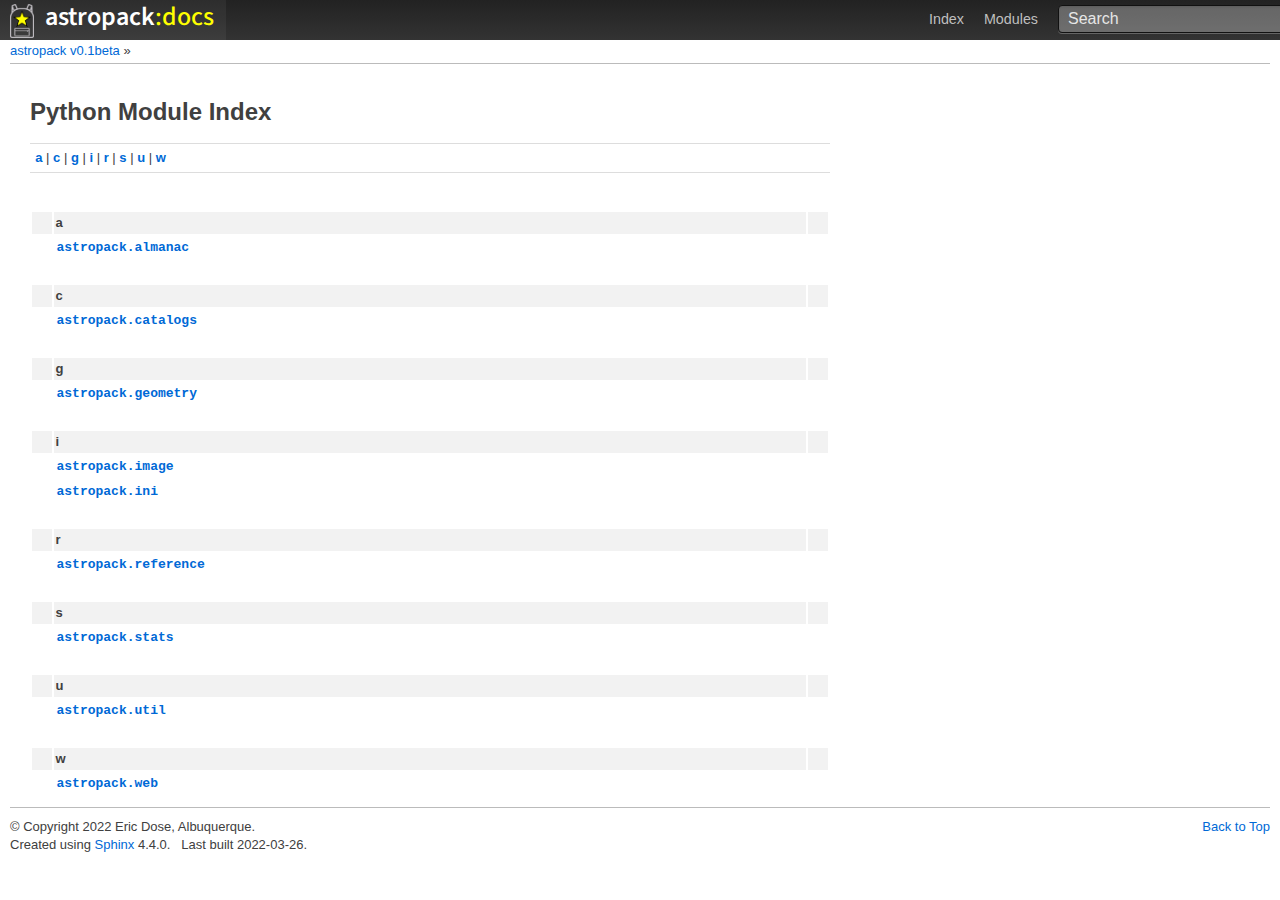
<file: docs/_build/html/py-modindex.html>
<!DOCTYPE html>

<html>
  <head>
    <meta charset="utf-8" />
    <meta name="viewport" content="width=device-width, initial-scale=1.0" />
    <title>Python Module Index &#8212; astropack v0.1beta</title>
    <link rel="stylesheet" type="text/css" href="_static/pygments.css" />
    <link rel="stylesheet" type="text/css" href="_static/astropack.css" />
    <link rel="stylesheet" type="text/css" href="_static/graphviz.css" />
    <link rel="stylesheet" type="text/css" href="_static/plot_directive.css" />
    
    <script data-url_root="./" id="documentation_options" src="_static/documentation_options.js"></script>
    <script src="_static/jquery.js"></script>
    <script src="_static/underscore.js"></script>
    <script src="_static/doctools.js"></script>
    <script type="text/javascript" src="_static/sidebar.js"></script>
    <script type="text/javascript" src="_static/copybutton.js"></script>
    <link rel="shortcut icon" href="_static/backpack-star-favicon3.ico"/>
    <link rel="index" title="Index" href="genindex.html" />
    <link rel="search" title="Search" href="search.html" />

    <link href='https://fonts.googleapis.com/css?family=Source+Sans+Pro:200,600' rel='stylesheet' type='text/css'/>


    <script>
      DOCUMENTATION_OPTIONS.COLLAPSE_INDEX = true;
    </script>


  </head><body>
<div class="topbar">
  <a class="brand" title="Documentation Home" href="astropack/index.html"><span id="logotext1">astropack</span><span id="logotext2"></span><span id="logotext3">:docs</span></a>
  <ul>
    
    <li><a class="homelink" title="Astropy Homepage" href="http://www.astropy.org"></a></li>
    <li><a title="General Index" href="genindex.html">Index</a></li>
    <li><a title="Module Index" href="#">Modules</a></li>
    <li>
      
      
<form action="search.html" method="get">
  <input type="text" name="q" placeholder="Search" />
  <input type="hidden" name="check_keywords" value="yes" />
  <input type="hidden" name="area" value="default" />
</form>
      
    </li>
  </ul>
</div>

<div class="related">
    <h3>Navigation</h3>
    <ul>
      <li>
	<a href="astropack/index.html">astropack v0.1beta</a>
	 &#187;
      </li>
      
       
    </ul>
</div>
  

    <div class="document">
      <div class="documentwrapper">
          <div class="body" role="main">
            

   <h1>Python Module Index</h1>

   <div class="modindex-jumpbox">
   <a href="#cap-a"><strong>a</strong></a> | 
   <a href="#cap-c"><strong>c</strong></a> | 
   <a href="#cap-g"><strong>g</strong></a> | 
   <a href="#cap-i"><strong>i</strong></a> | 
   <a href="#cap-r"><strong>r</strong></a> | 
   <a href="#cap-s"><strong>s</strong></a> | 
   <a href="#cap-u"><strong>u</strong></a> | 
   <a href="#cap-w"><strong>w</strong></a>
   </div>

   <table class="indextable modindextable">
     <tr class="pcap"><td></td><td>&#160;</td><td></td></tr>
     <tr class="cap" id="cap-a"><td></td><td>
       <strong>a</strong></td><td></td></tr>
     <tr>
       <td></td>
       <td>
       <a href="astropack/almanac.html#module-astropack.almanac"><code class="xref">astropack.almanac</code></a></td><td>
       <em></em></td></tr>
     <tr class="pcap"><td></td><td>&#160;</td><td></td></tr>
     <tr class="cap" id="cap-c"><td></td><td>
       <strong>c</strong></td><td></td></tr>
     <tr>
       <td></td>
       <td>
       <a href="astropack/catalogs.html#module-astropack.catalogs"><code class="xref">astropack.catalogs</code></a></td><td>
       <em></em></td></tr>
     <tr class="pcap"><td></td><td>&#160;</td><td></td></tr>
     <tr class="cap" id="cap-g"><td></td><td>
       <strong>g</strong></td><td></td></tr>
     <tr>
       <td></td>
       <td>
       <a href="astropack/geometry.html#module-astropack.geometry"><code class="xref">astropack.geometry</code></a></td><td>
       <em></em></td></tr>
     <tr class="pcap"><td></td><td>&#160;</td><td></td></tr>
     <tr class="cap" id="cap-i"><td></td><td>
       <strong>i</strong></td><td></td></tr>
     <tr>
       <td></td>
       <td>
       <a href="astropack/image.html#module-astropack.image"><code class="xref">astropack.image</code></a></td><td>
       <em></em></td></tr>
     <tr>
       <td></td>
       <td>
       <a href="astropack/ini.html#module-astropack.ini"><code class="xref">astropack.ini</code></a></td><td>
       <em></em></td></tr>
     <tr class="pcap"><td></td><td>&#160;</td><td></td></tr>
     <tr class="cap" id="cap-r"><td></td><td>
       <strong>r</strong></td><td></td></tr>
     <tr>
       <td></td>
       <td>
       <a href="astropack/reference.html#module-astropack.reference"><code class="xref">astropack.reference</code></a></td><td>
       <em></em></td></tr>
     <tr class="pcap"><td></td><td>&#160;</td><td></td></tr>
     <tr class="cap" id="cap-s"><td></td><td>
       <strong>s</strong></td><td></td></tr>
     <tr>
       <td></td>
       <td>
       <a href="astropack/stats.html#module-astropack.stats"><code class="xref">astropack.stats</code></a></td><td>
       <em></em></td></tr>
     <tr class="pcap"><td></td><td>&#160;</td><td></td></tr>
     <tr class="cap" id="cap-u"><td></td><td>
       <strong>u</strong></td><td></td></tr>
     <tr>
       <td></td>
       <td>
       <a href="astropack/util.html#module-astropack.util"><code class="xref">astropack.util</code></a></td><td>
       <em></em></td></tr>
     <tr class="pcap"><td></td><td>&#160;</td><td></td></tr>
     <tr class="cap" id="cap-w"><td></td><td>
       <strong>w</strong></td><td></td></tr>
     <tr>
       <td></td>
       <td>
       <a href="astropack/web.html#module-astropack.web"><code class="xref">astropack.web</code></a></td><td>
       <em></em></td></tr>
   </table>


            <div class="clearer"></div>
          </div>
      </div>
      <div class="clearer"></div>
    </div>
<footer class="footer">
  <p class="pull-right"> &nbsp;
    <a href="#">Back to Top</a></p>
  <p>
    &copy; Copyright 2022  Eric Dose, Albuquerque.<br/>
    Created using <a href="http://www.sphinx-doc.org/en/stable/">Sphinx</a> 4.4.0. &nbsp;
    Last built 2022-03-26. <br/>
  </p>
</footer>
  </body>
</html>
</file>
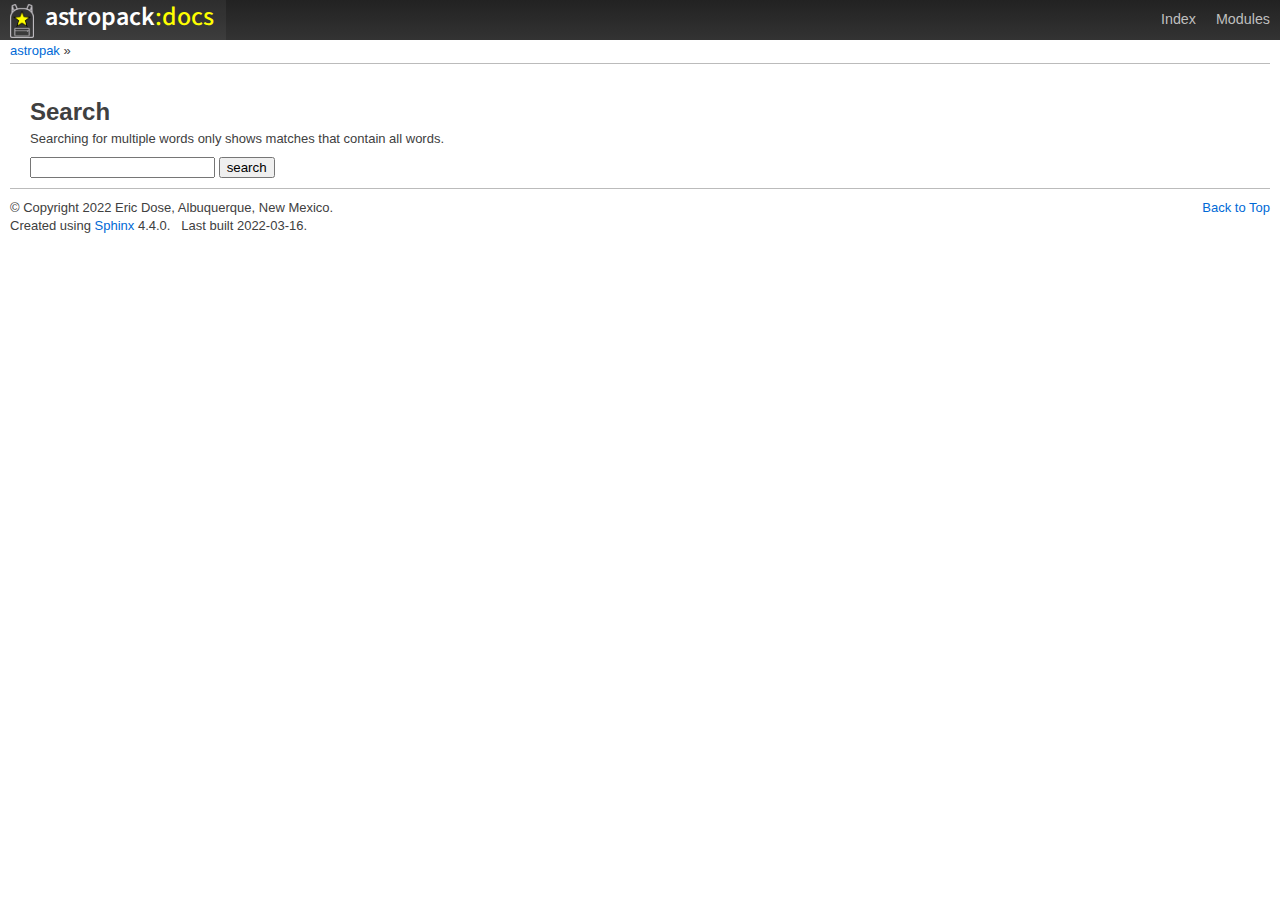
<file: docs/_build/html/search.html>
<!DOCTYPE html>

<html>
  <head>
    <meta charset="utf-8" />
    <meta name="viewport" content="width=device-width, initial-scale=1.0" />
    <title>Search &#8212; astropack v0.1</title>
    <link rel="stylesheet" type="text/css" href="_static/pygments.css" />
    <link rel="stylesheet" type="text/css" href="_static/astropack.css" />
    <link rel="stylesheet" type="text/css" href="_static/graphviz.css" />
    <link rel="stylesheet" type="text/css" href="_static/plot_directive.css" />
    
    
    <script data-url_root="./" id="documentation_options" src="_static/documentation_options.js"></script>
    <script src="_static/jquery.js"></script>
    <script src="_static/underscore.js"></script>
    <script src="_static/doctools.js"></script>
    <script type="text/javascript" src="_static/sidebar.js"></script>
    <script type="text/javascript" src="_static/copybutton.js"></script>
    <script src="_static/searchtools.js"></script>
    <script src="_static/language_data.js"></script>
    <link rel="shortcut icon" href="_static/backpack-star2-xxx.ico"/>
    <link rel="index" title="Index" href="genindex.html" />
    <link rel="search" title="Search" href="#" />
  <script src="searchindex.js" defer></script>
  
    <link href='https://fonts.googleapis.com/css?family=Source+Sans+Pro:200,600' rel='stylesheet' type='text/css'/>


  </head><body>
<div class="topbar">
  <a class="brand" title="Documentation Home" href="index.html"><span id="logotext1">astropack</span><span id="logotext2"></span><span id="logotext3">:docs</span></a>
  <ul>
    
    <li><a class="homelink" title="Astropy Homepage" href="http://www.astropy.org"></a></li>
    <li><a title="General Index" href="genindex.html">Index</a></li>
    <li><a title="Module Index" href="py-modindex.html">Modules</a></li>
    <li>
      
      
      
    </li>
  </ul>
</div>

<div class="related">
    <h3>Navigation</h3>
    <ul>
      <li>
	<a href="index.html">astropak</a>
	 &#187;
      </li>
      
       
    </ul>
</div>
  

    <div class="document">
      <div class="documentwrapper">
          <div class="body" role="main">
            
  <h1 id="search-documentation">Search</h1>
  
  <noscript>
  <div class="admonition warning">
  <p>
    Please activate JavaScript to enable the search
    functionality.
  </p>
  </div>
  </noscript>
  
  
  <p>
    Searching for multiple words only shows matches that contain
    all words.
  </p>
  
  
  <form action="" method="get">
    <input type="text" name="q" aria-labelledby="search-documentation" value="" autocomplete="off" autocorrect="off" autocapitalize="off" spellcheck="false"/>
    <input type="submit" value="search" />
    <span id="search-progress" style="padding-left: 10px"></span>
  </form>
  
  
  
  <div id="search-results">
  
  </div>
  

            <div class="clearer"></div>
          </div>
      </div>
      <div class="clearer"></div>
    </div>
<footer class="footer">
  <p class="pull-right"> &nbsp;
    <a href="#">Back to Top</a></p>
  <p>
    &copy; Copyright 2022  Eric Dose, Albuquerque, New Mexico.<br/>
    Created using <a href="http://www.sphinx-doc.org/en/stable/">Sphinx</a> 4.4.0. &nbsp;
    Last built 2022-03-16. <br/>
  </p>
</footer>
  </body>
</html>
</file>
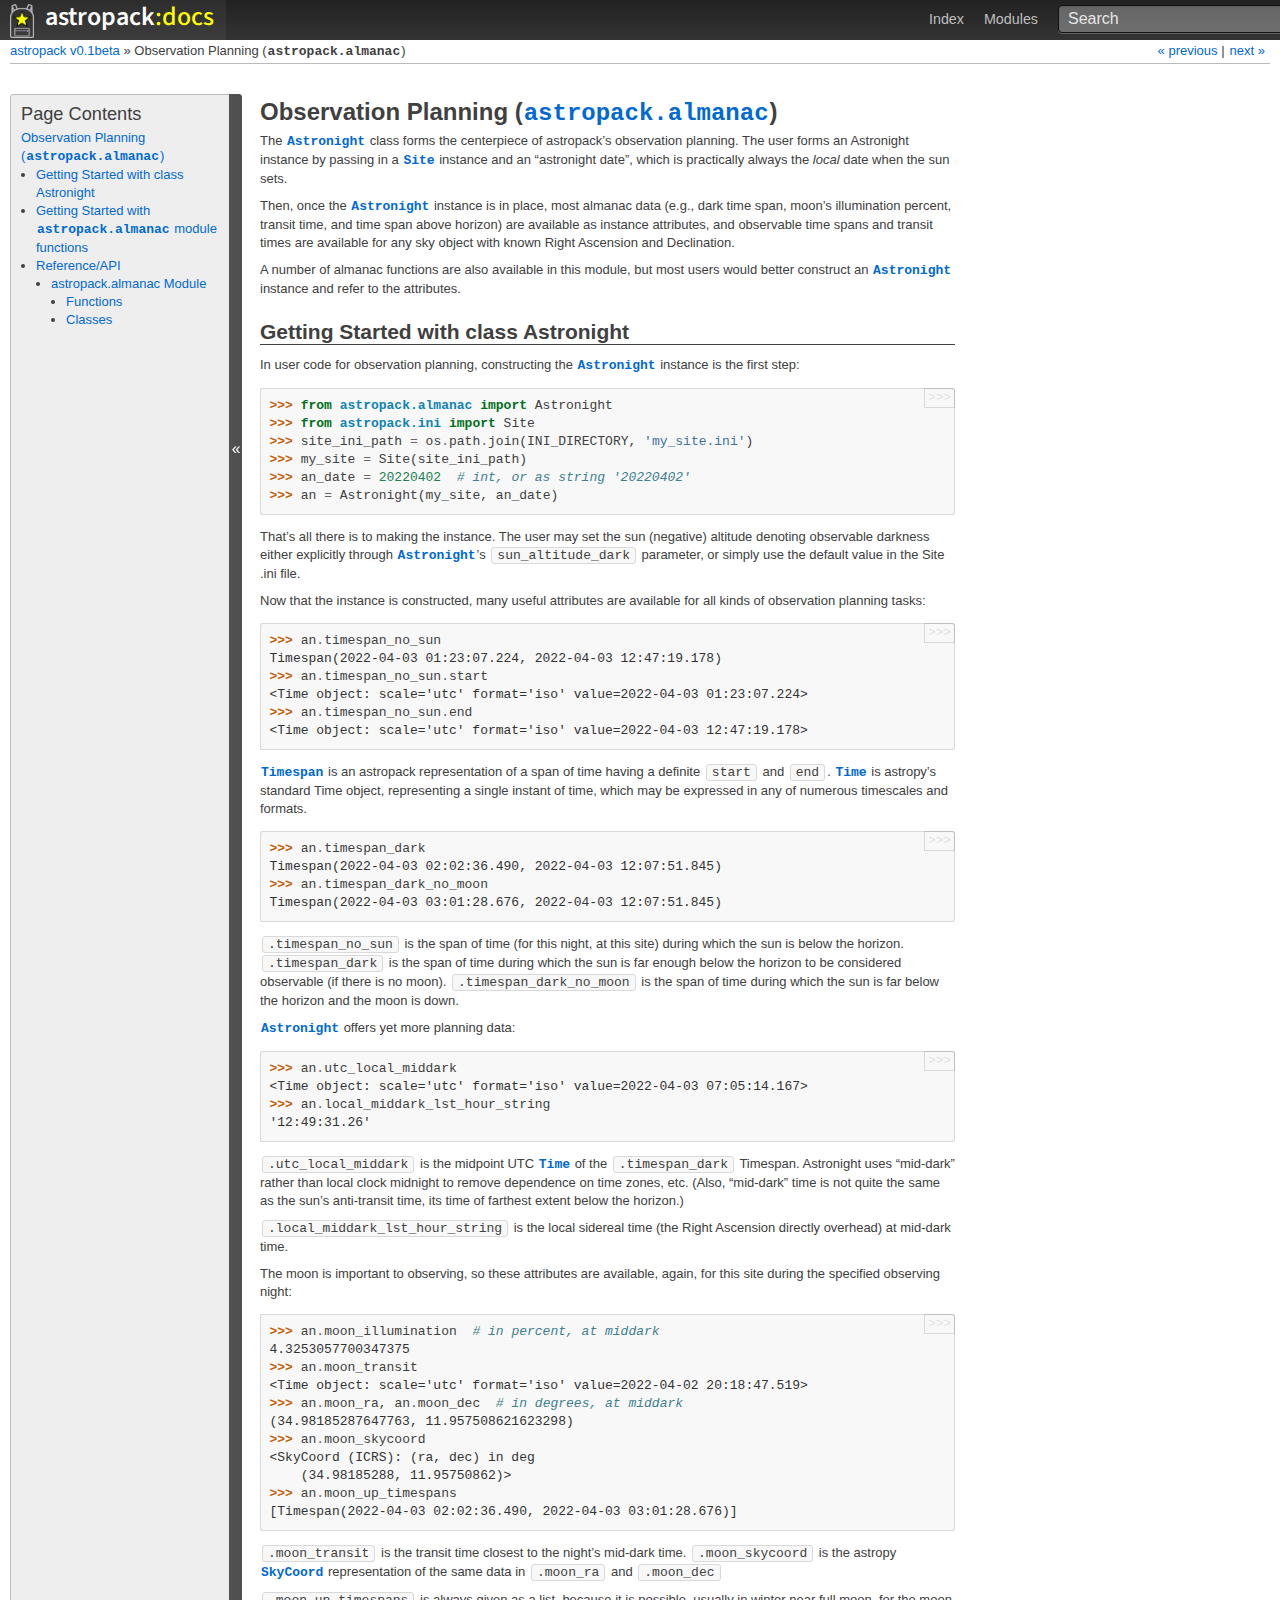
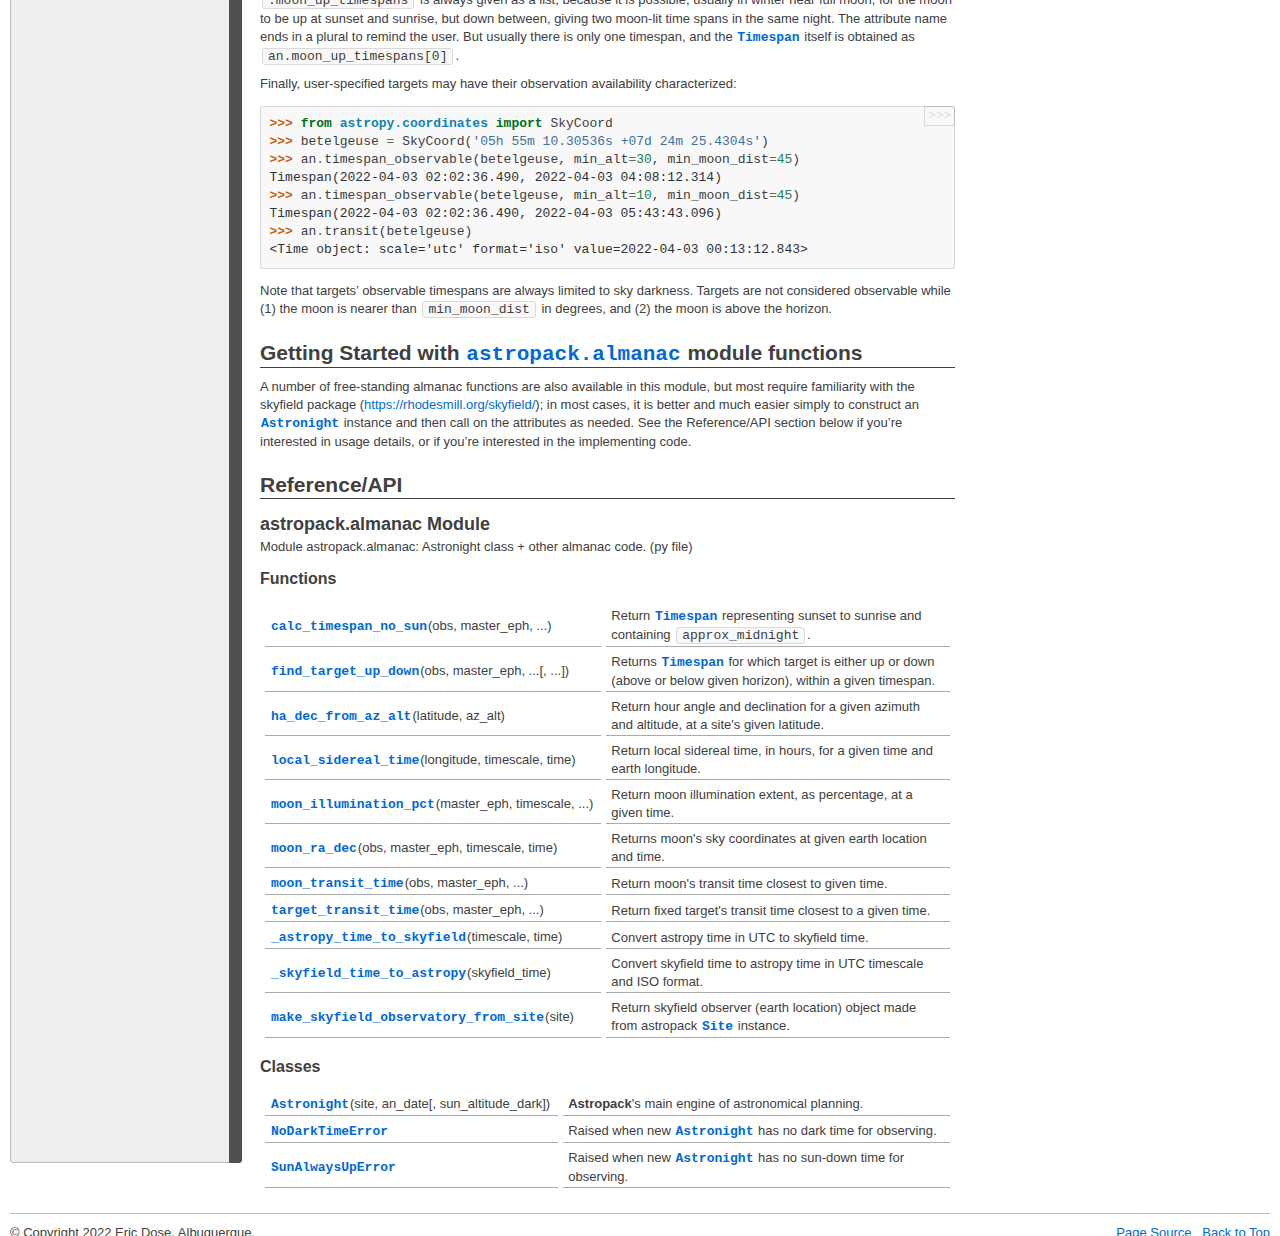
<file: docs/_build/html/astropack/almanac.html>
<!DOCTYPE html>

<html>
  <head>
    <meta charset="utf-8" />
    <meta name="viewport" content="width=device-width, initial-scale=1.0" /><meta name="generator" content="Docutils 0.17.1: http://docutils.sourceforge.net/" />

    <title>Observation Planning (astropack.almanac) &#8212; astropack v0.1beta</title>
    <link rel="stylesheet" type="text/css" href="../_static/pygments.css" />
    <link rel="stylesheet" type="text/css" href="../_static/astropack.css" />
    <link rel="stylesheet" type="text/css" href="../_static/graphviz.css" />
    <link rel="stylesheet" type="text/css" href="../_static/plot_directive.css" />
    
    <script data-url_root="../" id="documentation_options" src="../_static/documentation_options.js"></script>
    <script src="../_static/jquery.js"></script>
    <script src="../_static/underscore.js"></script>
    <script src="../_static/doctools.js"></script>
    <script type="text/javascript" src="../_static/sidebar.js"></script>
    <script type="text/javascript" src="../_static/copybutton.js"></script>
    <link rel="shortcut icon" href="../_static/backpack-star-favicon3.ico"/>
    <link rel="index" title="Index" href="../genindex.html" />
    <link rel="search" title="Search" href="../search.html" />
    <link rel="next" title="calc_timespan_no_sun" href="../api/astropack.almanac.calc_timespan_no_sun.html" />
    <link rel="prev" title="Astropack Documentation" href="index.html" />
    <link href='https://fonts.googleapis.com/css?family=Source+Sans+Pro:200,600' rel='stylesheet' type='text/css'/>

  </head><body>
<div class="topbar">
  <a class="brand" title="Documentation Home" href="index.html"><span id="logotext1">astropack</span><span id="logotext2"></span><span id="logotext3">:docs</span></a>
  <ul>
    
    <li><a class="homelink" title="Astropy Homepage" href="http://www.astropy.org"></a></li>
    <li><a title="General Index" href="../genindex.html">Index</a></li>
    <li><a title="Module Index" href="../py-modindex.html">Modules</a></li>
    <li>
      
      
<form action="../search.html" method="get">
  <input type="text" name="q" placeholder="Search" />
  <input type="hidden" name="check_keywords" value="yes" />
  <input type="hidden" name="area" value="default" />
</form>
      
    </li>
  </ul>
</div>

<div class="related">
    <h3>Navigation</h3>
    <ul>
      <li class="right">
	<a href="../api/astropack.almanac.calc_timespan_no_sun.html" title="calc_timespan_no_sun">
	  next &raquo;
	</a>
      </li>
      <li class="right">
	<a href="index.html" title="Astropack Documentation">
	  &laquo; previous
	</a>
	 |
      </li>
      <li>
	<a href="index.html">astropack v0.1beta</a>
	 &#187;
      </li>
      
      <li>Observation Planning (<code class="xref py py-obj docutils literal notranslate"><span class="pre">astropack.almanac</span></code>)</li> 
    </ul>
</div>
  

    <div class="document">
      <div class="documentwrapper">
        <div class="bodywrapper">
          <div class="body" role="main">
            
  <section id="observation-planning-astropack-almanac">
<h1>Observation Planning (<a class="reference internal" href="#module-astropack.almanac" title="astropack.almanac"><code class="xref py py-obj docutils literal notranslate"><span class="pre">astropack.almanac</span></code></a>)</h1>
<p>The <a class="reference internal" href="../api/astropack.almanac.Astronight.html#astropack.almanac.Astronight" title="astropack.almanac.Astronight"><code class="xref py py-class docutils literal notranslate"><span class="pre">Astronight</span></code></a> class forms the centerpiece of astropack’s observation planning.
The user forms an Astronight instance by passing in a <a class="reference internal" href="../api/astropack.ini.Site.html#astropack.ini.Site" title="astropack.ini.Site"><code class="xref py py-class docutils literal notranslate"><span class="pre">Site</span></code></a> instance and
an “astronight date”, which is practically always the <em>local</em> date when the sun sets.</p>
<p>Then, once the <a class="reference internal" href="../api/astropack.almanac.Astronight.html#astropack.almanac.Astronight" title="astropack.almanac.Astronight"><code class="xref py py-class docutils literal notranslate"><span class="pre">Astronight</span></code></a> instance is in place, most almanac data
(e.g., dark time span,
moon’s illumination percent, transit time, and time span above horizon) are available
as instance attributes, and observable time spans and transit times are available for
any sky object with known Right Ascension and Declination.</p>
<p>A number of almanac functions are also available in this module, but most users
would better construct an <a class="reference internal" href="../api/astropack.almanac.Astronight.html#astropack.almanac.Astronight" title="astropack.almanac.Astronight"><code class="xref py py-class docutils literal notranslate"><span class="pre">Astronight</span></code></a> instance and refer to the attributes.</p>
<section id="getting-started-with-class-astronight">
<h2>Getting Started with class Astronight</h2>
<p>In user code for observation planning, constructing the <a class="reference internal" href="../api/astropack.almanac.Astronight.html#astropack.almanac.Astronight" title="astropack.almanac.Astronight"><code class="xref py py-class docutils literal notranslate"><span class="pre">Astronight</span></code></a> instance is the first
step:</p>
<div class="doctest highlight-default notranslate"><div class="highlight"><pre><span></span><span class="gp">&gt;&gt;&gt; </span><span class="kn">from</span> <span class="nn">astropack.almanac</span> <span class="kn">import</span> <span class="n">Astronight</span>
<span class="gp">&gt;&gt;&gt; </span><span class="kn">from</span> <span class="nn">astropack.ini</span> <span class="kn">import</span> <span class="n">Site</span>
<span class="gp">&gt;&gt;&gt; </span><span class="n">site_ini_path</span> <span class="o">=</span> <span class="n">os</span><span class="o">.</span><span class="n">path</span><span class="o">.</span><span class="n">join</span><span class="p">(</span><span class="n">INI_DIRECTORY</span><span class="p">,</span> <span class="s1">&#39;my_site.ini&#39;</span><span class="p">)</span>
<span class="gp">&gt;&gt;&gt; </span><span class="n">my_site</span> <span class="o">=</span> <span class="n">Site</span><span class="p">(</span><span class="n">site_ini_path</span><span class="p">)</span>
<span class="gp">&gt;&gt;&gt; </span><span class="n">an_date</span> <span class="o">=</span> <span class="mi">20220402</span>  <span class="c1"># int, or as string &#39;20220402&#39;</span>
<span class="gp">&gt;&gt;&gt; </span><span class="n">an</span> <span class="o">=</span> <span class="n">Astronight</span><span class="p">(</span><span class="n">my_site</span><span class="p">,</span> <span class="n">an_date</span><span class="p">)</span>
</pre></div>
</div>
<p>That’s all there is to making the instance.
The user may set the sun (negative) altitude denoting observable darkness either
explicitly through <a class="reference internal" href="../api/astropack.almanac.Astronight.html#astropack.almanac.Astronight" title="astropack.almanac.Astronight"><code class="xref py py-class docutils literal notranslate"><span class="pre">Astronight</span></code></a>’s <code class="docutils literal notranslate"><span class="pre">sun_altitude_dark</span></code> parameter, or simply use
the default value in the Site .ini file.</p>
<p>Now that the instance is constructed,
many useful attributes are available for all kinds of observation planning tasks:</p>
<div class="doctest highlight-default notranslate"><div class="highlight"><pre><span></span><span class="gp">&gt;&gt;&gt; </span><span class="n">an</span><span class="o">.</span><span class="n">timespan_no_sun</span>
<span class="go">Timespan(2022-04-03 01:23:07.224, 2022-04-03 12:47:19.178)</span>
<span class="gp">&gt;&gt;&gt; </span><span class="n">an</span><span class="o">.</span><span class="n">timespan_no_sun</span><span class="o">.</span><span class="n">start</span>
<span class="go">&lt;Time object: scale=&#39;utc&#39; format=&#39;iso&#39; value=2022-04-03 01:23:07.224&gt;</span>
<span class="gp">&gt;&gt;&gt; </span><span class="n">an</span><span class="o">.</span><span class="n">timespan_no_sun</span><span class="o">.</span><span class="n">end</span>
<span class="go">&lt;Time object: scale=&#39;utc&#39; format=&#39;iso&#39; value=2022-04-03 12:47:19.178&gt;</span>
</pre></div>
</div>
<p><a class="reference internal" href="../api/astropack.util.Timespan.html#astropack.util.Timespan" title="astropack.util.Timespan"><code class="xref py py-class docutils literal notranslate"><span class="pre">Timespan</span></code></a> is an astropack representation of a span of time having a definite <code class="docutils literal notranslate"><span class="pre">start</span></code>
and <code class="docutils literal notranslate"><span class="pre">end</span></code>. <a class="reference external" href="https://docs.astropy.org/en/latest/api/astropy.time.Time.html#astropy.time.Time" title="(in Astropy v5.1)"><code class="xref py py-class docutils literal notranslate"><span class="pre">Time</span></code></a> is astropy’s standard Time object, representing a single instant of
time, which may be expressed in any of numerous timescales and formats.</p>
<div class="doctest highlight-default notranslate"><div class="highlight"><pre><span></span><span class="gp">&gt;&gt;&gt; </span><span class="n">an</span><span class="o">.</span><span class="n">timespan_dark</span>
<span class="go">Timespan(2022-04-03 02:02:36.490, 2022-04-03 12:07:51.845)</span>
<span class="gp">&gt;&gt;&gt; </span><span class="n">an</span><span class="o">.</span><span class="n">timespan_dark_no_moon</span>
<span class="go">Timespan(2022-04-03 03:01:28.676, 2022-04-03 12:07:51.845)</span>
</pre></div>
</div>
<p><code class="docutils literal notranslate"><span class="pre">.timespan_no_sun</span></code> is the span of time (for this night, at this site)
during which the sun is below the horizon.
<code class="docutils literal notranslate"><span class="pre">.timespan_dark</span></code> is the span of time during which the sun is far enough below the
horizon to be considered observable (if there is no moon).
<code class="docutils literal notranslate"><span class="pre">.timespan_dark_no_moon</span></code> is the span of time during which the sun is far below the horizon
and the moon is down.</p>
<p><a class="reference internal" href="../api/astropack.almanac.Astronight.html#astropack.almanac.Astronight" title="astropack.almanac.Astronight"><code class="xref py py-class docutils literal notranslate"><span class="pre">Astronight</span></code></a> offers yet more planning data:</p>
<div class="doctest highlight-default notranslate"><div class="highlight"><pre><span></span><span class="gp">&gt;&gt;&gt; </span><span class="n">an</span><span class="o">.</span><span class="n">utc_local_middark</span>
<span class="go">&lt;Time object: scale=&#39;utc&#39; format=&#39;iso&#39; value=2022-04-03 07:05:14.167&gt;</span>
<span class="gp">&gt;&gt;&gt; </span><span class="n">an</span><span class="o">.</span><span class="n">local_middark_lst_hour_string</span>
<span class="go">&#39;12:49:31.26&#39;</span>
</pre></div>
</div>
<p><code class="docutils literal notranslate"><span class="pre">.utc_local_middark</span></code> is the midpoint UTC <a class="reference external" href="https://docs.astropy.org/en/latest/api/astropy.time.Time.html#astropy.time.Time" title="(in Astropy v5.1)"><code class="xref py py-class docutils literal notranslate"><span class="pre">Time</span></code></a> of the <code class="docutils literal notranslate"><span class="pre">.timespan_dark</span></code> Timespan.
Astronight uses “mid-dark” rather than local clock midnight to remove dependence on
time zones, etc. (Also, “mid-dark” time is not quite the same as the
sun’s anti-transit time, its time of farthest extent below the horizon.)</p>
<p><code class="docutils literal notranslate"><span class="pre">.local_middark_lst_hour_string</span></code> is the local sidereal time (the Right Ascension
directly overhead) at mid-dark time.</p>
<p>The moon is important to observing, so these attributes are available, again, for this
site during the specified observing night:</p>
<div class="doctest highlight-default notranslate"><div class="highlight"><pre><span></span><span class="gp">&gt;&gt;&gt; </span><span class="n">an</span><span class="o">.</span><span class="n">moon_illumination</span>  <span class="c1"># in percent, at middark</span>
<span class="go">4.3253057700347375</span>
<span class="gp">&gt;&gt;&gt; </span><span class="n">an</span><span class="o">.</span><span class="n">moon_transit</span>
<span class="go">&lt;Time object: scale=&#39;utc&#39; format=&#39;iso&#39; value=2022-04-02 20:18:47.519&gt;</span>
<span class="gp">&gt;&gt;&gt; </span><span class="n">an</span><span class="o">.</span><span class="n">moon_ra</span><span class="p">,</span> <span class="n">an</span><span class="o">.</span><span class="n">moon_dec</span>  <span class="c1"># in degrees, at middark</span>
<span class="go">(34.98185287647763, 11.957508621623298)</span>
<span class="gp">&gt;&gt;&gt; </span><span class="n">an</span><span class="o">.</span><span class="n">moon_skycoord</span>
<span class="go">&lt;SkyCoord (ICRS): (ra, dec) in deg</span>
<span class="go">    (34.98185288, 11.95750862)&gt;</span>
<span class="gp">&gt;&gt;&gt; </span><span class="n">an</span><span class="o">.</span><span class="n">moon_up_timespans</span>
<span class="go">[Timespan(2022-04-03 02:02:36.490, 2022-04-03 03:01:28.676)]</span>
</pre></div>
</div>
<p><code class="docutils literal notranslate"><span class="pre">.moon_transit</span></code> is the transit time closest to the night’s mid-dark time.
<code class="docutils literal notranslate"><span class="pre">.moon_skycoord</span></code> is the astropy <a class="reference external" href="https://docs.astropy.org/en/latest/api/astropy.coordinates.SkyCoord.html#astropy.coordinates.SkyCoord" title="(in Astropy v5.1)"><code class="xref py py-class docutils literal notranslate"><span class="pre">SkyCoord</span></code></a> representation of the same data
in <code class="docutils literal notranslate"><span class="pre">.moon_ra</span></code> and <code class="docutils literal notranslate"><span class="pre">.moon_dec</span></code></p>
<p><code class="docutils literal notranslate"><span class="pre">.moon_up_timespans</span></code> is always given as a list, because it is possible, usually in
winter near full moon, for the moon to be up at sunset and sunrise, but down between,
giving two moon-lit time spans in the same night. The attribute name ends in a
plural to remind the user. But usually there is only one timespan, and the
<a class="reference internal" href="../api/astropack.util.Timespan.html#astropack.util.Timespan" title="astropack.util.Timespan"><code class="xref py py-class docutils literal notranslate"><span class="pre">Timespan</span></code></a> itself is obtained as <code class="docutils literal notranslate"><span class="pre">an.moon_up_timespans[0]</span></code>.</p>
<p>Finally, user-specified targets may have their observation availability characterized:</p>
<div class="doctest highlight-default notranslate"><div class="highlight"><pre><span></span><span class="gp">&gt;&gt;&gt; </span><span class="kn">from</span> <span class="nn">astropy.coordinates</span> <span class="kn">import</span> <span class="n">SkyCoord</span>
<span class="gp">&gt;&gt;&gt; </span><span class="n">betelgeuse</span> <span class="o">=</span> <span class="n">SkyCoord</span><span class="p">(</span><span class="s1">&#39;05h 55m 10.30536s +07d 24m 25.4304s&#39;</span><span class="p">)</span>
<span class="gp">&gt;&gt;&gt; </span><span class="n">an</span><span class="o">.</span><span class="n">timespan_observable</span><span class="p">(</span><span class="n">betelgeuse</span><span class="p">,</span> <span class="n">min_alt</span><span class="o">=</span><span class="mi">30</span><span class="p">,</span> <span class="n">min_moon_dist</span><span class="o">=</span><span class="mi">45</span><span class="p">)</span>
<span class="go">Timespan(2022-04-03 02:02:36.490, 2022-04-03 04:08:12.314)</span>
<span class="gp">&gt;&gt;&gt; </span><span class="n">an</span><span class="o">.</span><span class="n">timespan_observable</span><span class="p">(</span><span class="n">betelgeuse</span><span class="p">,</span> <span class="n">min_alt</span><span class="o">=</span><span class="mi">10</span><span class="p">,</span> <span class="n">min_moon_dist</span><span class="o">=</span><span class="mi">45</span><span class="p">)</span>
<span class="go">Timespan(2022-04-03 02:02:36.490, 2022-04-03 05:43:43.096)</span>
<span class="gp">&gt;&gt;&gt; </span><span class="n">an</span><span class="o">.</span><span class="n">transit</span><span class="p">(</span><span class="n">betelgeuse</span><span class="p">)</span>
<span class="go">&lt;Time object: scale=&#39;utc&#39; format=&#39;iso&#39; value=2022-04-03 00:13:12.843&gt;</span>
</pre></div>
</div>
<p>Note that targets’ observable timespans are always limited to sky darkness.
Targets are not considered observable while (1) the moon is nearer than
<code class="docutils literal notranslate"><span class="pre">min_moon_dist</span></code> in degrees, and (2) the moon is above the horizon.</p>
</section>
<section id="getting-started-with-astropack-almanac-module-functions">
<h2>Getting Started with <a class="reference internal" href="#module-astropack.almanac" title="astropack.almanac"><code class="xref py py-obj docutils literal notranslate"><span class="pre">astropack.almanac</span></code></a> module functions</h2>
<p>A number of free-standing almanac functions are also available in this module,
but most require familiarity with the skyfield package
(<a class="reference external" href="https://rhodesmill.org/skyfield/">https://rhodesmill.org/skyfield/</a>); in most cases,
it is better and much easier simply to construct an <a class="reference internal" href="../api/astropack.almanac.Astronight.html#astropack.almanac.Astronight" title="astropack.almanac.Astronight"><code class="xref py py-class docutils literal notranslate"><span class="pre">Astronight</span></code></a> instance
and then call on the attributes as needed.
See the Reference/API section below if you’re interested in usage details,
or if you’re interested in the implementing code.</p>
</section>
<section id="reference-api">
<h2>Reference/API</h2>
<section id="module-astropack.almanac">
<span id="astropack-almanac-module"></span><h3>astropack.almanac Module</h3>
<p>Module astropack.almanac:
Astronight class + other almanac code. (py file)</p>
<section id="functions">
<h4>Functions</h4>
<table class="longtable docutils align-default">
<colgroup>
<col style="width: 10%" />
<col style="width: 90%" />
</colgroup>
<tbody>
<tr class="row-odd"><td><p><a class="reference internal" href="../api/astropack.almanac.calc_timespan_no_sun.html#astropack.almanac.calc_timespan_no_sun" title="astropack.almanac.calc_timespan_no_sun"><code class="xref py py-obj docutils literal notranslate"><span class="pre">calc_timespan_no_sun</span></code></a>(obs, master_eph, ...)</p></td>
<td><p>Return <a class="reference internal" href="../api/astropack.util.Timespan.html#astropack.util.Timespan" title="astropack.util.Timespan"><code class="xref py py-class docutils literal notranslate"><span class="pre">Timespan</span></code></a> representing sunset to sunrise and containing <code class="docutils literal notranslate"><span class="pre">approx_midnight</span></code>.</p></td>
</tr>
<tr class="row-even"><td><p><a class="reference internal" href="../api/astropack.almanac.find_target_up_down.html#astropack.almanac.find_target_up_down" title="astropack.almanac.find_target_up_down"><code class="xref py py-obj docutils literal notranslate"><span class="pre">find_target_up_down</span></code></a>(obs, master_eph, ...[, ...])</p></td>
<td><p>Returns <a class="reference internal" href="../api/astropack.util.Timespan.html#astropack.util.Timespan" title="astropack.util.Timespan"><code class="xref py py-class docutils literal notranslate"><span class="pre">Timespan</span></code></a> for which target is either up or down (above or below given horizon), within a given timespan.</p></td>
</tr>
<tr class="row-odd"><td><p><a class="reference internal" href="../api/astropack.almanac.ha_dec_from_az_alt.html#astropack.almanac.ha_dec_from_az_alt" title="astropack.almanac.ha_dec_from_az_alt"><code class="xref py py-obj docutils literal notranslate"><span class="pre">ha_dec_from_az_alt</span></code></a>(latitude, az_alt)</p></td>
<td><p>Return hour angle and declination for a given azimuth and altitude, at a site's given latitude.</p></td>
</tr>
<tr class="row-even"><td><p><a class="reference internal" href="../api/astropack.almanac.local_sidereal_time.html#astropack.almanac.local_sidereal_time" title="astropack.almanac.local_sidereal_time"><code class="xref py py-obj docutils literal notranslate"><span class="pre">local_sidereal_time</span></code></a>(longitude, timescale, time)</p></td>
<td><p>Return local sidereal time, in hours, for a given time and earth longitude.</p></td>
</tr>
<tr class="row-odd"><td><p><a class="reference internal" href="../api/astropack.almanac.moon_illumination_pct.html#astropack.almanac.moon_illumination_pct" title="astropack.almanac.moon_illumination_pct"><code class="xref py py-obj docutils literal notranslate"><span class="pre">moon_illumination_pct</span></code></a>(master_eph, timescale, ...)</p></td>
<td><p>Return moon illumination extent, as percentage, at a given time.</p></td>
</tr>
<tr class="row-even"><td><p><a class="reference internal" href="../api/astropack.almanac.moon_ra_dec.html#astropack.almanac.moon_ra_dec" title="astropack.almanac.moon_ra_dec"><code class="xref py py-obj docutils literal notranslate"><span class="pre">moon_ra_dec</span></code></a>(obs, master_eph, timescale, time)</p></td>
<td><p>Returns moon's sky coordinates at given earth location and time.</p></td>
</tr>
<tr class="row-odd"><td><p><a class="reference internal" href="../api/astropack.almanac.moon_transit_time.html#astropack.almanac.moon_transit_time" title="astropack.almanac.moon_transit_time"><code class="xref py py-obj docutils literal notranslate"><span class="pre">moon_transit_time</span></code></a>(obs, master_eph, ...)</p></td>
<td><p>Return moon's transit time closest to given time.</p></td>
</tr>
<tr class="row-even"><td><p><a class="reference internal" href="../api/astropack.almanac.target_transit_time.html#astropack.almanac.target_transit_time" title="astropack.almanac.target_transit_time"><code class="xref py py-obj docutils literal notranslate"><span class="pre">target_transit_time</span></code></a>(obs, master_eph, ...)</p></td>
<td><p>Return fixed target's transit time closest to a given time.</p></td>
</tr>
<tr class="row-odd"><td><p><a class="reference internal" href="../api/astropack.almanac.astropy_time_to_skyfield.html#astropack.almanac.astropy_time_to_skyfield" title="astropack.almanac._astropy_time_to_skyfield"><code class="xref py py-obj docutils literal notranslate"><span class="pre">_astropy_time_to_skyfield</span></code></a>(timescale, time)</p></td>
<td><p>Convert astropy time in UTC to skyfield time.</p></td>
</tr>
<tr class="row-even"><td><p><a class="reference internal" href="../api/astropack.almanac.skyfield_time_to_astropy.html#astropack.almanac.skyfield_time_to_astropy" title="astropack.almanac._skyfield_time_to_astropy"><code class="xref py py-obj docutils literal notranslate"><span class="pre">_skyfield_time_to_astropy</span></code></a>(skyfield_time)</p></td>
<td><p>Convert skyfield time to astropy time in UTC timescale and ISO format.</p></td>
</tr>
<tr class="row-odd"><td><p><a class="reference internal" href="../api/astropack.almanac.make_skyfield_observatory_from_site.html#astropack.almanac.make_skyfield_observatory_from_site" title="astropack.almanac.make_skyfield_observatory_from_site"><code class="xref py py-obj docutils literal notranslate"><span class="pre">make_skyfield_observatory_from_site</span></code></a>(site)</p></td>
<td><p>Return skyfield observer (earth location) object made from astropack <a class="reference internal" href="../api/astropack.ini.Site.html#astropack.ini.Site" title="astropack.ini.Site"><code class="xref py py-class docutils literal notranslate"><span class="pre">Site</span></code></a> instance.</p></td>
</tr>
</tbody>
</table>
</section>
<section id="classes">
<h4>Classes</h4>
<table class="longtable docutils align-default">
<colgroup>
<col style="width: 10%" />
<col style="width: 90%" />
</colgroup>
<tbody>
<tr class="row-odd"><td><p><a class="reference internal" href="../api/astropack.almanac.Astronight.html#astropack.almanac.Astronight" title="astropack.almanac.Astronight"><code class="xref py py-obj docutils literal notranslate"><span class="pre">Astronight</span></code></a>(site, an_date[, sun_altitude_dark])</p></td>
<td><p><strong>Astropack</strong>'s main engine of astronomical planning.</p></td>
</tr>
<tr class="row-even"><td><p><a class="reference internal" href="../api/astropack.almanac.NoDarkTimeError.html#astropack.almanac.NoDarkTimeError" title="astropack.almanac.NoDarkTimeError"><code class="xref py py-obj docutils literal notranslate"><span class="pre">NoDarkTimeError</span></code></a></p></td>
<td><p>Raised when new <a class="reference internal" href="../api/astropack.almanac.Astronight.html#astropack.almanac.Astronight" title="astropack.almanac.Astronight"><code class="xref py py-class docutils literal notranslate"><span class="pre">Astronight</span></code></a> has no dark time for observing.</p></td>
</tr>
<tr class="row-odd"><td><p><a class="reference internal" href="../api/astropack.almanac.SunAlwaysUpError.html#astropack.almanac.SunAlwaysUpError" title="astropack.almanac.SunAlwaysUpError"><code class="xref py py-obj docutils literal notranslate"><span class="pre">SunAlwaysUpError</span></code></a></p></td>
<td><p>Raised when new <a class="reference internal" href="../api/astropack.almanac.Astronight.html#astropack.almanac.Astronight" title="astropack.almanac.Astronight"><code class="xref py py-class docutils literal notranslate"><span class="pre">Astronight</span></code></a> has no sun-down time for observing.</p></td>
</tr>
</tbody>
</table>
</section>
</section>
</section>
</section>


            <div class="clearer"></div>
          </div>
        </div>
      </div>
      <div class="sphinxsidebar" role="navigation" aria-label="main navigation">
        <div class="sphinxsidebarwrapper"><h3>Page Contents</h3>
<ul>
<li><a class="reference internal" href="#">Observation Planning (<code class="xref py py-obj docutils literal notranslate"><span class="pre">astropack.almanac</span></code>)</a><ul>
<li><a class="reference internal" href="#getting-started-with-class-astronight">Getting Started with class Astronight</a></li>
<li><a class="reference internal" href="#getting-started-with-astropack-almanac-module-functions">Getting Started with <code class="xref py py-obj docutils literal notranslate"><span class="pre">astropack.almanac</span></code> module functions</a></li>
<li><a class="reference internal" href="#reference-api">Reference/API</a><ul>
<li><a class="reference internal" href="#module-astropack.almanac">astropack.almanac Module</a><ul>
<li><a class="reference internal" href="#functions">Functions</a></li>
<li><a class="reference internal" href="#classes">Classes</a></li>
</ul>
</li>
</ul>
</li>
</ul>
</li>
</ul>


        </div>
      </div>
      <div class="clearer"></div>
    </div>
<footer class="footer">
  <p class="pull-right">
    <a href="../_sources/astropack/almanac.rst.txt"
       rel="nofollow">Page Source</a> &nbsp;
    <a href="#">Back to Top</a></p>
  <p>
    &copy; Copyright 2022  Eric Dose, Albuquerque.<br/>
    Created using <a href="http://www.sphinx-doc.org/en/stable/">Sphinx</a> 4.4.0. &nbsp;
    Last built 2022-03-30. <br/>
  </p>
</footer>
  </body>
</html>
</file>
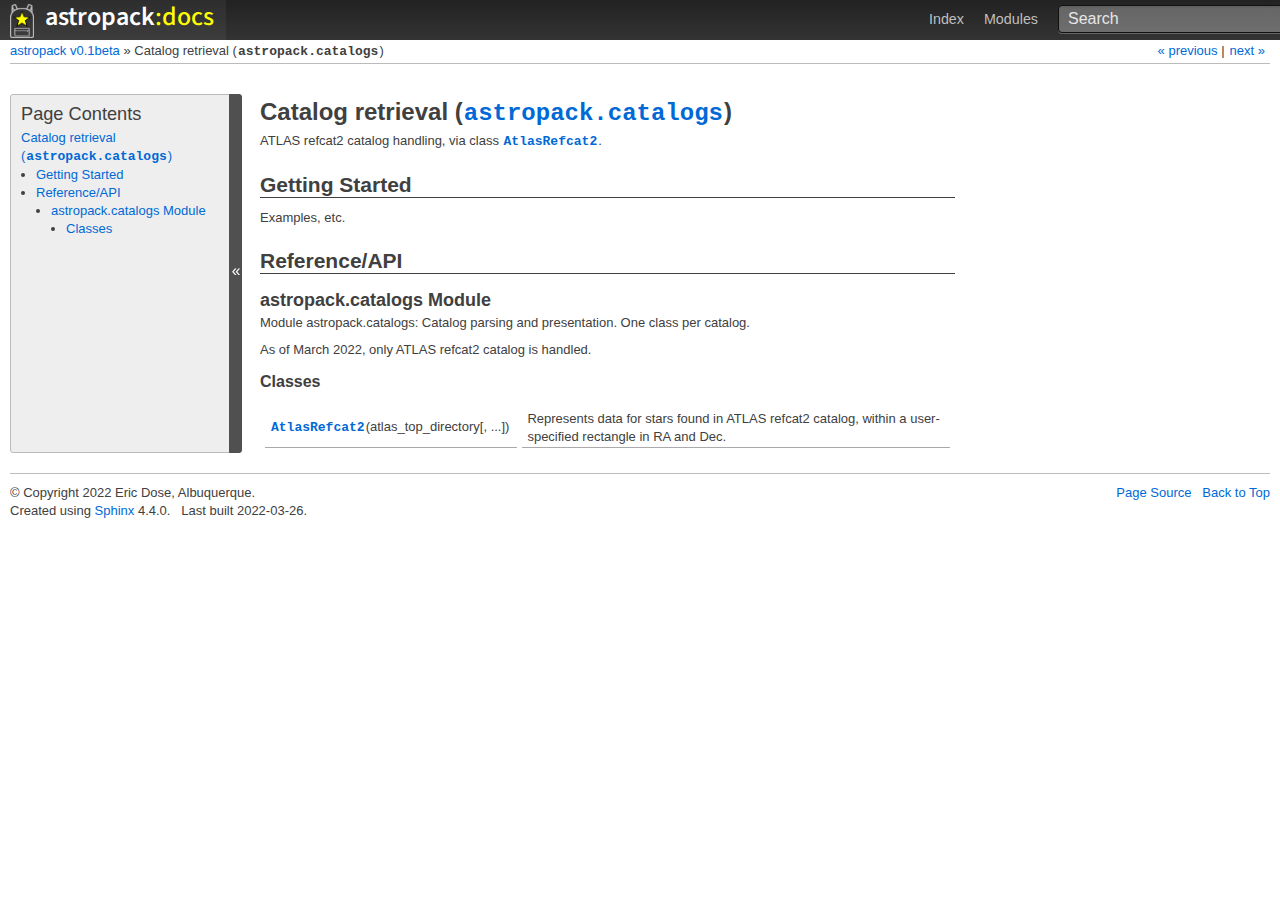
<file: docs/_build/html/astropack/catalogs.html>
<!DOCTYPE html>

<html>
  <head>
    <meta charset="utf-8" />
    <meta name="viewport" content="width=device-width, initial-scale=1.0" /><meta name="generator" content="Docutils 0.17.1: http://docutils.sourceforge.net/" />

    <title>Catalog retrieval (astropack.catalogs) &#8212; astropack v0.1beta</title>
    <link rel="stylesheet" type="text/css" href="../_static/pygments.css" />
    <link rel="stylesheet" type="text/css" href="../_static/astropack.css" />
    <link rel="stylesheet" type="text/css" href="../_static/graphviz.css" />
    <link rel="stylesheet" type="text/css" href="../_static/plot_directive.css" />
    
    <script data-url_root="../" id="documentation_options" src="../_static/documentation_options.js"></script>
    <script src="../_static/jquery.js"></script>
    <script src="../_static/underscore.js"></script>
    <script src="../_static/doctools.js"></script>
    <script type="text/javascript" src="../_static/sidebar.js"></script>
    <script type="text/javascript" src="../_static/copybutton.js"></script>
    <link rel="shortcut icon" href="../_static/backpack-star-favicon3.ico"/>
    <link rel="index" title="Index" href="../genindex.html" />
    <link rel="search" title="Search" href="../search.html" />
    <link rel="next" title="AtlasRefcat2" href="../api/astropack.catalogs.AtlasRefcat2.html" />
    <link rel="prev" title="SunAlwaysUpError" href="../api/astropack.almanac.SunAlwaysUpError.html" />
    <link href='https://fonts.googleapis.com/css?family=Source+Sans+Pro:200,600' rel='stylesheet' type='text/css'/>

  </head><body>
<div class="topbar">
  <a class="brand" title="Documentation Home" href="index.html"><span id="logotext1">astropack</span><span id="logotext2"></span><span id="logotext3">:docs</span></a>
  <ul>
    
    <li><a class="homelink" title="Astropy Homepage" href="http://www.astropy.org"></a></li>
    <li><a title="General Index" href="../genindex.html">Index</a></li>
    <li><a title="Module Index" href="../py-modindex.html">Modules</a></li>
    <li>
      
      
<form action="../search.html" method="get">
  <input type="text" name="q" placeholder="Search" />
  <input type="hidden" name="check_keywords" value="yes" />
  <input type="hidden" name="area" value="default" />
</form>
      
    </li>
  </ul>
</div>

<div class="related">
    <h3>Navigation</h3>
    <ul>
      <li class="right">
	<a href="../api/astropack.catalogs.AtlasRefcat2.html" title="AtlasRefcat2">
	  next &raquo;
	</a>
      </li>
      <li class="right">
	<a href="../api/astropack.almanac.SunAlwaysUpError.html" title="SunAlwaysUpError">
	  &laquo; previous
	</a>
	 |
      </li>
      <li>
	<a href="index.html">astropack v0.1beta</a>
	 &#187;
      </li>
      
      <li>Catalog retrieval (<code class="xref py py-obj docutils literal notranslate"><span class="pre">astropack.catalogs</span></code>)</li> 
    </ul>
</div>
  

    <div class="document">
      <div class="documentwrapper">
        <div class="bodywrapper">
          <div class="body" role="main">
            
  <section id="catalog-retrieval-astropack-catalogs">
<h1>Catalog retrieval (<a class="reference internal" href="#module-astropack.catalogs" title="astropack.catalogs"><code class="xref py py-obj docutils literal notranslate"><span class="pre">astropack.catalogs</span></code></a>)</h1>
<p>ATLAS refcat2 catalog handling, via class <a class="reference internal" href="../api/astropack.catalogs.AtlasRefcat2.html#astropack.catalogs.AtlasRefcat2" title="astropack.catalogs.AtlasRefcat2"><code class="xref py py-class docutils literal notranslate"><span class="pre">AtlasRefcat2</span></code></a>.</p>
<section id="getting-started">
<h2>Getting Started</h2>
<p>Examples, etc.</p>
</section>
<section id="reference-api">
<h2>Reference/API</h2>
<section id="module-astropack.catalogs">
<span id="astropack-catalogs-module"></span><h3>astropack.catalogs Module</h3>
<p>Module astropack.catalogs:
Catalog parsing and presentation. One class per catalog.</p>
<p>As of March 2022, only ATLAS refcat2 catalog is handled.</p>
<section id="classes">
<h4>Classes</h4>
<table class="longtable docutils align-default">
<colgroup>
<col style="width: 10%" />
<col style="width: 90%" />
</colgroup>
<tbody>
<tr class="row-odd"><td><p><a class="reference internal" href="../api/astropack.catalogs.AtlasRefcat2.html#astropack.catalogs.AtlasRefcat2" title="astropack.catalogs.AtlasRefcat2"><code class="xref py py-obj docutils literal notranslate"><span class="pre">AtlasRefcat2</span></code></a>(atlas_top_directory[, ...])</p></td>
<td><p>Represents data for stars found in ATLAS refcat2 catalog, within a user-specified rectangle in RA and Dec.</p></td>
</tr>
</tbody>
</table>
</section>
</section>
</section>
</section>


            <div class="clearer"></div>
          </div>
        </div>
      </div>
      <div class="sphinxsidebar" role="navigation" aria-label="main navigation">
        <div class="sphinxsidebarwrapper"><h3>Page Contents</h3>
<ul>
<li><a class="reference internal" href="#">Catalog retrieval (<code class="xref py py-obj docutils literal notranslate"><span class="pre">astropack.catalogs</span></code>)</a><ul>
<li><a class="reference internal" href="#getting-started">Getting Started</a></li>
<li><a class="reference internal" href="#reference-api">Reference/API</a><ul>
<li><a class="reference internal" href="#module-astropack.catalogs">astropack.catalogs Module</a><ul>
<li><a class="reference internal" href="#classes">Classes</a></li>
</ul>
</li>
</ul>
</li>
</ul>
</li>
</ul>


        </div>
      </div>
      <div class="clearer"></div>
    </div>
<footer class="footer">
  <p class="pull-right">
    <a href="../_sources/astropack/catalogs.rst.txt"
       rel="nofollow">Page Source</a> &nbsp;
    <a href="#">Back to Top</a></p>
  <p>
    &copy; Copyright 2022  Eric Dose, Albuquerque.<br/>
    Created using <a href="http://www.sphinx-doc.org/en/stable/">Sphinx</a> 4.4.0. &nbsp;
    Last built 2022-03-26. <br/>
  </p>
</footer>
  </body>
</html>
</file>
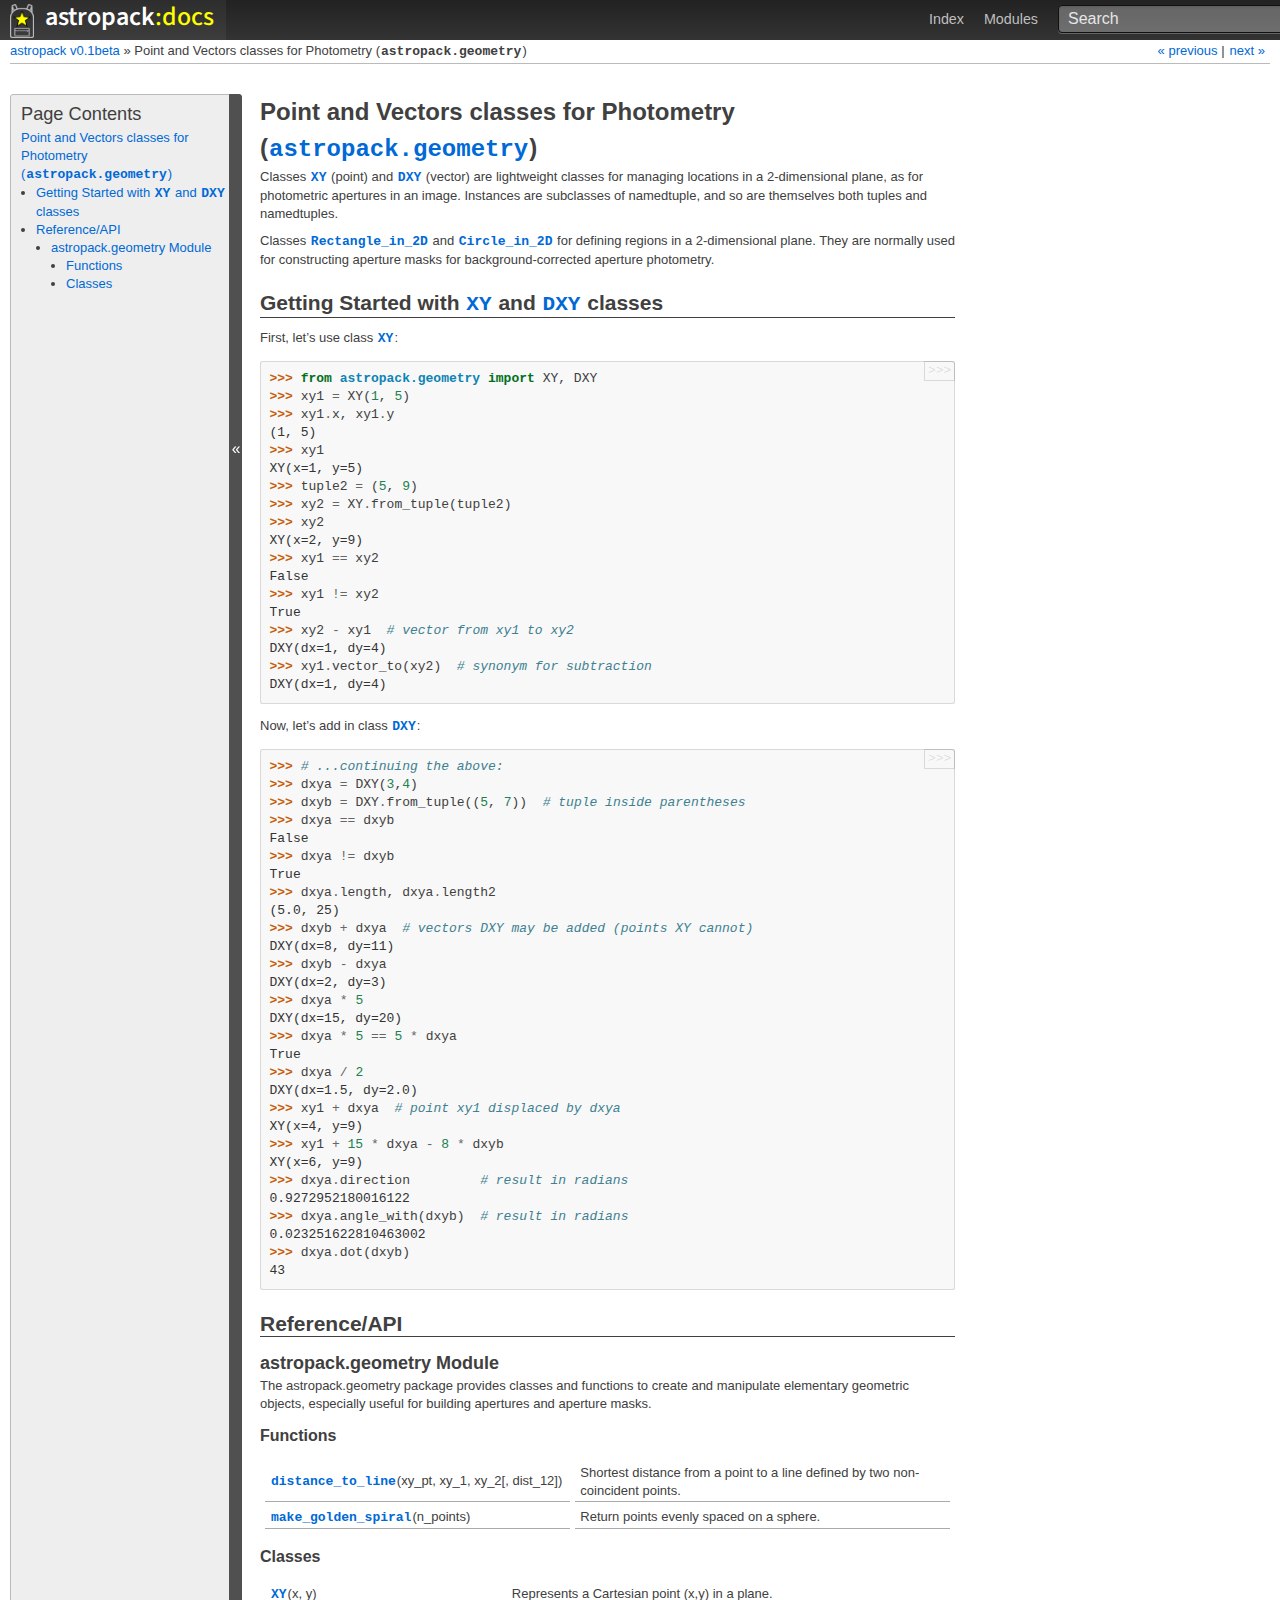
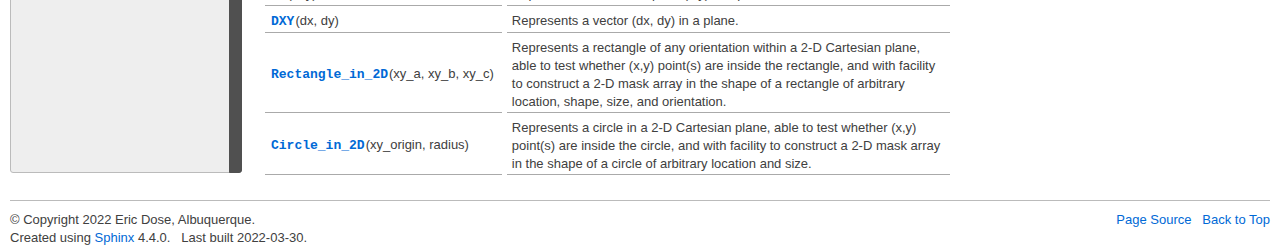
<file: docs/_build/html/astropack/geometry.html>
<!DOCTYPE html>

<html>
  <head>
    <meta charset="utf-8" />
    <meta name="viewport" content="width=device-width, initial-scale=1.0" /><meta name="generator" content="Docutils 0.17.1: http://docutils.sourceforge.net/" />

    <title>Point and Vectors classes for Photometry (astropack.geometry) &#8212; astropack v0.1beta</title>
    <link rel="stylesheet" type="text/css" href="../_static/pygments.css" />
    <link rel="stylesheet" type="text/css" href="../_static/astropack.css" />
    <link rel="stylesheet" type="text/css" href="../_static/graphviz.css" />
    <link rel="stylesheet" type="text/css" href="../_static/plot_directive.css" />
    
    <script data-url_root="../" id="documentation_options" src="../_static/documentation_options.js"></script>
    <script src="../_static/jquery.js"></script>
    <script src="../_static/underscore.js"></script>
    <script src="../_static/doctools.js"></script>
    <script type="text/javascript" src="../_static/sidebar.js"></script>
    <script type="text/javascript" src="../_static/copybutton.js"></script>
    <link rel="shortcut icon" href="../_static/backpack-star-favicon3.ico"/>
    <link rel="index" title="Index" href="../genindex.html" />
    <link rel="search" title="Search" href="../search.html" />
    <link rel="next" title="distance_to_line" href="../api/astropack.geometry.distance_to_line.html" />
    <link rel="prev" title="AtlasRefcat2" href="../api/astropack.catalogs.AtlasRefcat2.html" />
    <link href='https://fonts.googleapis.com/css?family=Source+Sans+Pro:200,600' rel='stylesheet' type='text/css'/>

  </head><body>
<div class="topbar">
  <a class="brand" title="Documentation Home" href="index.html"><span id="logotext1">astropack</span><span id="logotext2"></span><span id="logotext3">:docs</span></a>
  <ul>
    
    <li><a class="homelink" title="Astropy Homepage" href="http://www.astropy.org"></a></li>
    <li><a title="General Index" href="../genindex.html">Index</a></li>
    <li><a title="Module Index" href="../py-modindex.html">Modules</a></li>
    <li>
      
      
<form action="../search.html" method="get">
  <input type="text" name="q" placeholder="Search" />
  <input type="hidden" name="check_keywords" value="yes" />
  <input type="hidden" name="area" value="default" />
</form>
      
    </li>
  </ul>
</div>

<div class="related">
    <h3>Navigation</h3>
    <ul>
      <li class="right">
	<a href="../api/astropack.geometry.distance_to_line.html" title="distance_to_line">
	  next &raquo;
	</a>
      </li>
      <li class="right">
	<a href="../api/astropack.catalogs.AtlasRefcat2.html" title="AtlasRefcat2">
	  &laquo; previous
	</a>
	 |
      </li>
      <li>
	<a href="index.html">astropack v0.1beta</a>
	 &#187;
      </li>
      
      <li>Point and Vectors classes for Photometry (<code class="xref py py-obj docutils literal notranslate"><span class="pre">astropack.geometry</span></code>)</li> 
    </ul>
</div>
  

    <div class="document">
      <div class="documentwrapper">
        <div class="bodywrapper">
          <div class="body" role="main">
            
  <section id="point-and-vectors-classes-for-photometry-astropack-geometry">
<h1>Point and Vectors classes for Photometry (<a class="reference internal" href="#module-astropack.geometry" title="astropack.geometry"><code class="xref py py-obj docutils literal notranslate"><span class="pre">astropack.geometry</span></code></a>)</h1>
<p>Classes <a class="reference internal" href="../api/astropack.geometry.XY.html#astropack.geometry.XY" title="astropack.geometry.XY"><code class="xref py py-class docutils literal notranslate"><span class="pre">XY</span></code></a> (point) and <a class="reference internal" href="../api/astropack.geometry.DXY.html#astropack.geometry.DXY" title="astropack.geometry.DXY"><code class="xref py py-class docutils literal notranslate"><span class="pre">DXY</span></code></a> (vector) are lightweight classes
for managing locations in a 2-dimensional plane, as for photometric apertures in an image.
Instances are subclasses of namedtuple, and so are themselves both tuples and namedtuples.</p>
<p>Classes <a class="reference internal" href="../api/astropack.geometry.Rectangle_in_2D.html#astropack.geometry.Rectangle_in_2D" title="astropack.geometry.Rectangle_in_2D"><code class="xref py py-class docutils literal notranslate"><span class="pre">Rectangle_in_2D</span></code></a> and <a class="reference internal" href="../api/astropack.geometry.Circle_in_2D.html#astropack.geometry.Circle_in_2D" title="astropack.geometry.Circle_in_2D"><code class="xref py py-class docutils literal notranslate"><span class="pre">Circle_in_2D</span></code></a> for defining regions in a 2-dimensional plane.
They are normally used for constructing aperture masks for background-corrected
aperture photometry.</p>
<section id="getting-started-with-xy-and-dxy-classes">
<h2>Getting Started with <a class="reference internal" href="../api/astropack.geometry.XY.html#astropack.geometry.XY" title="astropack.geometry.XY"><code class="xref py py-class docutils literal notranslate"><span class="pre">XY</span></code></a> and <a class="reference internal" href="../api/astropack.geometry.DXY.html#astropack.geometry.DXY" title="astropack.geometry.DXY"><code class="xref py py-class docutils literal notranslate"><span class="pre">DXY</span></code></a> classes</h2>
<p>First, let’s use class <a class="reference internal" href="../api/astropack.geometry.XY.html#astropack.geometry.XY" title="astropack.geometry.XY"><code class="xref py py-class docutils literal notranslate"><span class="pre">XY</span></code></a>:</p>
<div class="doctest highlight-default notranslate"><div class="highlight"><pre><span></span><span class="gp">&gt;&gt;&gt; </span><span class="kn">from</span> <span class="nn">astropack.geometry</span> <span class="kn">import</span> <span class="n">XY</span><span class="p">,</span> <span class="n">DXY</span>
<span class="gp">&gt;&gt;&gt; </span><span class="n">xy1</span> <span class="o">=</span> <span class="n">XY</span><span class="p">(</span><span class="mi">1</span><span class="p">,</span> <span class="mi">5</span><span class="p">)</span>
<span class="gp">&gt;&gt;&gt; </span><span class="n">xy1</span><span class="o">.</span><span class="n">x</span><span class="p">,</span> <span class="n">xy1</span><span class="o">.</span><span class="n">y</span>
<span class="go">(1, 5)</span>
<span class="gp">&gt;&gt;&gt; </span><span class="n">xy1</span>
<span class="go">XY(x=1, y=5)</span>
<span class="gp">&gt;&gt;&gt; </span><span class="n">tuple2</span> <span class="o">=</span> <span class="p">(</span><span class="mi">5</span><span class="p">,</span> <span class="mi">9</span><span class="p">)</span>
<span class="gp">&gt;&gt;&gt; </span><span class="n">xy2</span> <span class="o">=</span> <span class="n">XY</span><span class="o">.</span><span class="n">from_tuple</span><span class="p">(</span><span class="n">tuple2</span><span class="p">)</span>
<span class="gp">&gt;&gt;&gt; </span><span class="n">xy2</span>
<span class="go">XY(x=2, y=9)</span>
<span class="gp">&gt;&gt;&gt; </span><span class="n">xy1</span> <span class="o">==</span> <span class="n">xy2</span>
<span class="go">False</span>
<span class="gp">&gt;&gt;&gt; </span><span class="n">xy1</span> <span class="o">!=</span> <span class="n">xy2</span>
<span class="go">True</span>
<span class="gp">&gt;&gt;&gt; </span><span class="n">xy2</span> <span class="o">-</span> <span class="n">xy1</span>  <span class="c1"># vector from xy1 to xy2</span>
<span class="go">DXY(dx=1, dy=4)</span>
<span class="gp">&gt;&gt;&gt; </span><span class="n">xy1</span><span class="o">.</span><span class="n">vector_to</span><span class="p">(</span><span class="n">xy2</span><span class="p">)</span>  <span class="c1"># synonym for subtraction</span>
<span class="go">DXY(dx=1, dy=4)</span>
</pre></div>
</div>
<p>Now, let’s add in class <a class="reference internal" href="../api/astropack.geometry.DXY.html#astropack.geometry.DXY" title="astropack.geometry.DXY"><code class="xref py py-class docutils literal notranslate"><span class="pre">DXY</span></code></a>:</p>
<div class="doctest highlight-default notranslate"><div class="highlight"><pre><span></span><span class="gp">&gt;&gt;&gt; </span><span class="c1"># ...continuing the above:</span>
<span class="gp">&gt;&gt;&gt; </span><span class="n">dxya</span> <span class="o">=</span> <span class="n">DXY</span><span class="p">(</span><span class="mi">3</span><span class="p">,</span><span class="mi">4</span><span class="p">)</span>
<span class="gp">&gt;&gt;&gt; </span><span class="n">dxyb</span> <span class="o">=</span> <span class="n">DXY</span><span class="o">.</span><span class="n">from_tuple</span><span class="p">((</span><span class="mi">5</span><span class="p">,</span> <span class="mi">7</span><span class="p">))</span>  <span class="c1"># tuple inside parentheses</span>
<span class="gp">&gt;&gt;&gt; </span><span class="n">dxya</span> <span class="o">==</span> <span class="n">dxyb</span>
<span class="go">False</span>
<span class="gp">&gt;&gt;&gt; </span><span class="n">dxya</span> <span class="o">!=</span> <span class="n">dxyb</span>
<span class="go">True</span>
<span class="gp">&gt;&gt;&gt; </span><span class="n">dxya</span><span class="o">.</span><span class="n">length</span><span class="p">,</span> <span class="n">dxya</span><span class="o">.</span><span class="n">length2</span>
<span class="go">(5.0, 25)</span>
<span class="gp">&gt;&gt;&gt; </span><span class="n">dxyb</span> <span class="o">+</span> <span class="n">dxya</span>  <span class="c1"># vectors DXY may be added (points XY cannot)</span>
<span class="go">DXY(dx=8, dy=11)</span>
<span class="gp">&gt;&gt;&gt; </span><span class="n">dxyb</span> <span class="o">-</span> <span class="n">dxya</span>
<span class="go">DXY(dx=2, dy=3)</span>
<span class="gp">&gt;&gt;&gt; </span><span class="n">dxya</span> <span class="o">*</span> <span class="mi">5</span>
<span class="go">DXY(dx=15, dy=20)</span>
<span class="gp">&gt;&gt;&gt; </span><span class="n">dxya</span> <span class="o">*</span> <span class="mi">5</span> <span class="o">==</span> <span class="mi">5</span> <span class="o">*</span> <span class="n">dxya</span>
<span class="go">True</span>
<span class="gp">&gt;&gt;&gt; </span><span class="n">dxya</span> <span class="o">/</span> <span class="mi">2</span>
<span class="go">DXY(dx=1.5, dy=2.0)</span>
<span class="gp">&gt;&gt;&gt; </span><span class="n">xy1</span> <span class="o">+</span> <span class="n">dxya</span>  <span class="c1"># point xy1 displaced by dxya</span>
<span class="go">XY(x=4, y=9)</span>
<span class="gp">&gt;&gt;&gt; </span><span class="n">xy1</span> <span class="o">+</span> <span class="mi">15</span> <span class="o">*</span> <span class="n">dxya</span> <span class="o">-</span> <span class="mi">8</span> <span class="o">*</span> <span class="n">dxyb</span>
<span class="go">XY(x=6, y=9)</span>
<span class="gp">&gt;&gt;&gt; </span><span class="n">dxya</span><span class="o">.</span><span class="n">direction</span>         <span class="c1"># result in radians</span>
<span class="go">0.9272952180016122</span>
<span class="gp">&gt;&gt;&gt; </span><span class="n">dxya</span><span class="o">.</span><span class="n">angle_with</span><span class="p">(</span><span class="n">dxyb</span><span class="p">)</span>  <span class="c1"># result in radians</span>
<span class="go">0.023251622810463002</span>
<span class="gp">&gt;&gt;&gt; </span><span class="n">dxya</span><span class="o">.</span><span class="n">dot</span><span class="p">(</span><span class="n">dxyb</span><span class="p">)</span>
<span class="go">43</span>
</pre></div>
</div>
</section>
<section id="reference-api">
<h2>Reference/API</h2>
<section id="module-astropack.geometry">
<span id="astropack-geometry-module"></span><h3>astropack.geometry Module</h3>
<p>The astropack.geometry package provides classes and functions to create and
manipulate elementary geometric objects, especially useful for building
apertures and aperture masks.</p>
<section id="functions">
<h4>Functions</h4>
<table class="longtable docutils align-default">
<colgroup>
<col style="width: 10%" />
<col style="width: 90%" />
</colgroup>
<tbody>
<tr class="row-odd"><td><p><a class="reference internal" href="../api/astropack.geometry.distance_to_line.html#astropack.geometry.distance_to_line" title="astropack.geometry.distance_to_line"><code class="xref py py-obj docutils literal notranslate"><span class="pre">distance_to_line</span></code></a>(xy_pt, xy_1, xy_2[, dist_12])</p></td>
<td><p>Shortest distance from a point to a line defined by two non-coincident points.</p></td>
</tr>
<tr class="row-even"><td><p><a class="reference internal" href="../api/astropack.geometry.make_golden_spiral.html#astropack.geometry.make_golden_spiral" title="astropack.geometry.make_golden_spiral"><code class="xref py py-obj docutils literal notranslate"><span class="pre">make_golden_spiral</span></code></a>(n_points)</p></td>
<td><p>Return points evenly spaced on a sphere.</p></td>
</tr>
</tbody>
</table>
</section>
<section id="classes">
<h4>Classes</h4>
<table class="longtable docutils align-default">
<colgroup>
<col style="width: 10%" />
<col style="width: 90%" />
</colgroup>
<tbody>
<tr class="row-odd"><td><p><a class="reference internal" href="../api/astropack.geometry.XY.html#astropack.geometry.XY" title="astropack.geometry.XY"><code class="xref py py-obj docutils literal notranslate"><span class="pre">XY</span></code></a>(x, y)</p></td>
<td><p>Represents a Cartesian point (x,y) in a plane.</p></td>
</tr>
<tr class="row-even"><td><p><a class="reference internal" href="../api/astropack.geometry.DXY.html#astropack.geometry.DXY" title="astropack.geometry.DXY"><code class="xref py py-obj docutils literal notranslate"><span class="pre">DXY</span></code></a>(dx, dy)</p></td>
<td><p>Represents a vector (dx, dy) in a plane.</p></td>
</tr>
<tr class="row-odd"><td><p><a class="reference internal" href="../api/astropack.geometry.Rectangle_in_2D.html#astropack.geometry.Rectangle_in_2D" title="astropack.geometry.Rectangle_in_2D"><code class="xref py py-obj docutils literal notranslate"><span class="pre">Rectangle_in_2D</span></code></a>(xy_a, xy_b, xy_c)</p></td>
<td><p>Represents a rectangle of any orientation within a 2-D Cartesian plane, able to test whether (x,y) point(s) are inside the rectangle, and with facility to construct a 2-D mask array in the shape of a rectangle of arbitrary location, shape, size, and orientation.</p></td>
</tr>
<tr class="row-even"><td><p><a class="reference internal" href="../api/astropack.geometry.Circle_in_2D.html#astropack.geometry.Circle_in_2D" title="astropack.geometry.Circle_in_2D"><code class="xref py py-obj docutils literal notranslate"><span class="pre">Circle_in_2D</span></code></a>(xy_origin, radius)</p></td>
<td><p>Represents a circle in a 2-D Cartesian plane, able to test whether (x,y) point(s) are inside the circle, and with facility to construct a 2-D mask array in the shape of a circle of arbitrary location and size.</p></td>
</tr>
</tbody>
</table>
</section>
</section>
</section>
</section>


            <div class="clearer"></div>
          </div>
        </div>
      </div>
      <div class="sphinxsidebar" role="navigation" aria-label="main navigation">
        <div class="sphinxsidebarwrapper"><h3>Page Contents</h3>
<ul>
<li><a class="reference internal" href="#">Point and Vectors classes for Photometry (<code class="xref py py-obj docutils literal notranslate"><span class="pre">astropack.geometry</span></code>)</a><ul>
<li><a class="reference internal" href="#getting-started-with-xy-and-dxy-classes">Getting Started with <code class="xref py py-class docutils literal notranslate"><span class="pre">XY</span></code> and <code class="xref py py-class docutils literal notranslate"><span class="pre">DXY</span></code> classes</a></li>
<li><a class="reference internal" href="#reference-api">Reference/API</a><ul>
<li><a class="reference internal" href="#module-astropack.geometry">astropack.geometry Module</a><ul>
<li><a class="reference internal" href="#functions">Functions</a></li>
<li><a class="reference internal" href="#classes">Classes</a></li>
</ul>
</li>
</ul>
</li>
</ul>
</li>
</ul>


        </div>
      </div>
      <div class="clearer"></div>
    </div>
<footer class="footer">
  <p class="pull-right">
    <a href="../_sources/astropack/geometry.rst.txt"
       rel="nofollow">Page Source</a> &nbsp;
    <a href="#">Back to Top</a></p>
  <p>
    &copy; Copyright 2022  Eric Dose, Albuquerque.<br/>
    Created using <a href="http://www.sphinx-doc.org/en/stable/">Sphinx</a> 4.4.0. &nbsp;
    Last built 2022-03-30. <br/>
  </p>
</footer>
  </body>
</html>
</file>
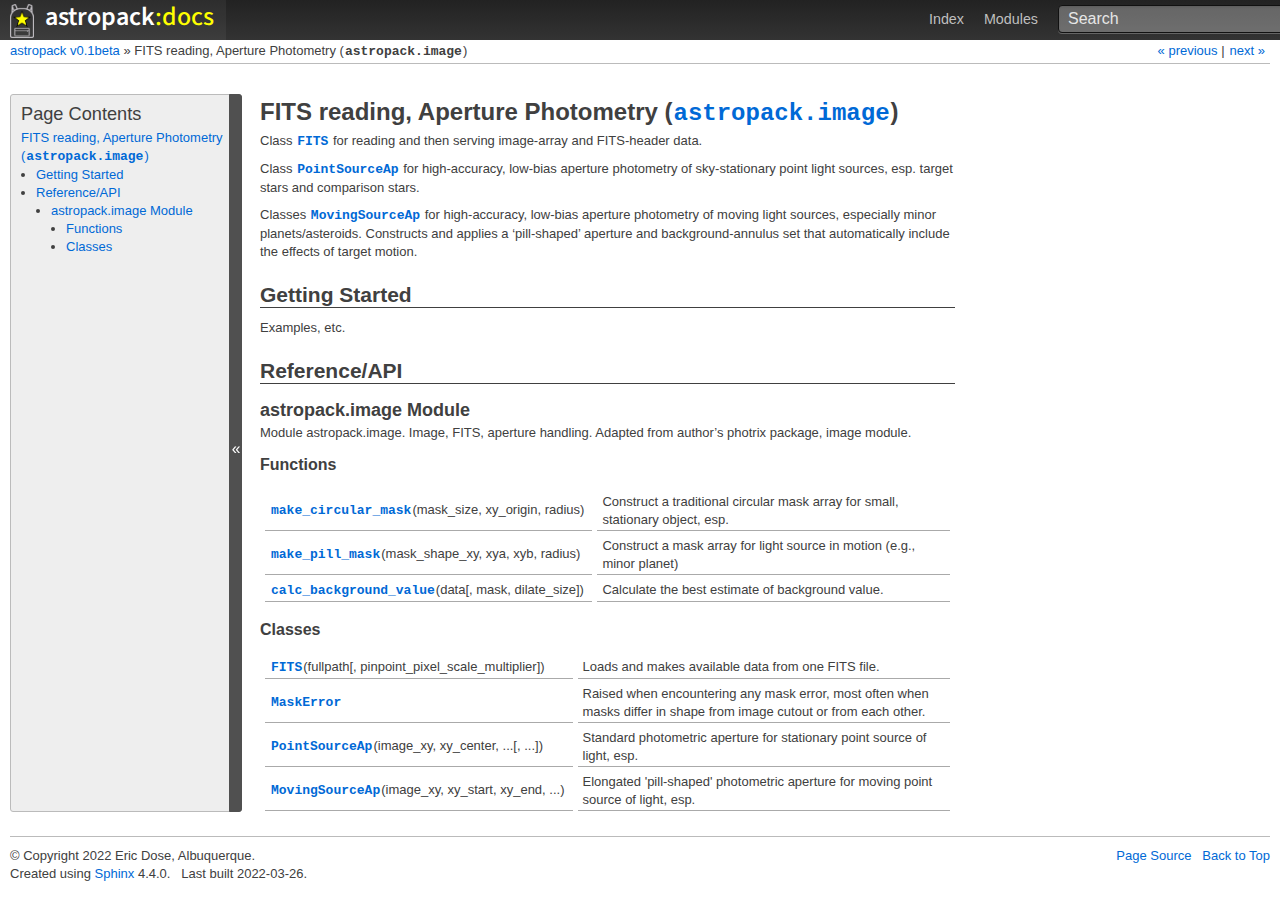
<file: docs/_build/html/astropack/image.html>
<!DOCTYPE html>

<html>
  <head>
    <meta charset="utf-8" />
    <meta name="viewport" content="width=device-width, initial-scale=1.0" /><meta name="generator" content="Docutils 0.17.1: http://docutils.sourceforge.net/" />

    <title>FITS reading, Aperture Photometry (astropack.image) &#8212; astropack v0.1beta</title>
    <link rel="stylesheet" type="text/css" href="../_static/pygments.css" />
    <link rel="stylesheet" type="text/css" href="../_static/astropack.css" />
    <link rel="stylesheet" type="text/css" href="../_static/graphviz.css" />
    <link rel="stylesheet" type="text/css" href="../_static/plot_directive.css" />
    
    <script data-url_root="../" id="documentation_options" src="../_static/documentation_options.js"></script>
    <script src="../_static/jquery.js"></script>
    <script src="../_static/underscore.js"></script>
    <script src="../_static/doctools.js"></script>
    <script type="text/javascript" src="../_static/sidebar.js"></script>
    <script type="text/javascript" src="../_static/copybutton.js"></script>
    <link rel="shortcut icon" href="../_static/backpack-star-favicon3.ico"/>
    <link rel="index" title="Index" href="../genindex.html" />
    <link rel="search" title="Search" href="../search.html" />
    <link rel="next" title="make_circular_mask" href="../api/astropack.image.make_circular_mask.html" />
    <link rel="prev" title="Circle_in_2D" href="../api/astropack.geometry.Circle_in_2D.html" />
    <link href='https://fonts.googleapis.com/css?family=Source+Sans+Pro:200,600' rel='stylesheet' type='text/css'/>

  </head><body>
<div class="topbar">
  <a class="brand" title="Documentation Home" href="index.html"><span id="logotext1">astropack</span><span id="logotext2"></span><span id="logotext3">:docs</span></a>
  <ul>
    
    <li><a class="homelink" title="Astropy Homepage" href="http://www.astropy.org"></a></li>
    <li><a title="General Index" href="../genindex.html">Index</a></li>
    <li><a title="Module Index" href="../py-modindex.html">Modules</a></li>
    <li>
      
      
<form action="../search.html" method="get">
  <input type="text" name="q" placeholder="Search" />
  <input type="hidden" name="check_keywords" value="yes" />
  <input type="hidden" name="area" value="default" />
</form>
      
    </li>
  </ul>
</div>

<div class="related">
    <h3>Navigation</h3>
    <ul>
      <li class="right">
	<a href="../api/astropack.image.make_circular_mask.html" title="make_circular_mask">
	  next &raquo;
	</a>
      </li>
      <li class="right">
	<a href="../api/astropack.geometry.Circle_in_2D.html" title="Circle_in_2D">
	  &laquo; previous
	</a>
	 |
      </li>
      <li>
	<a href="index.html">astropack v0.1beta</a>
	 &#187;
      </li>
      
      <li>FITS reading, Aperture Photometry (<code class="xref py py-obj docutils literal notranslate"><span class="pre">astropack.image</span></code>)</li> 
    </ul>
</div>
  

    <div class="document">
      <div class="documentwrapper">
        <div class="bodywrapper">
          <div class="body" role="main">
            
  <section id="fits-reading-aperture-photometry-astropack-image">
<h1>FITS reading, Aperture Photometry (<a class="reference internal" href="#module-astropack.image" title="astropack.image"><code class="xref py py-obj docutils literal notranslate"><span class="pre">astropack.image</span></code></a>)</h1>
<p>Class <a class="reference internal" href="../api/astropack.image.FITS.html#astropack.image.FITS" title="astropack.image.FITS"><code class="xref py py-class docutils literal notranslate"><span class="pre">FITS</span></code></a> for reading and then serving image-array and FITS-header data.</p>
<p>Class <a class="reference internal" href="../api/astropack.image.PointSourceAp.html#astropack.image.PointSourceAp" title="astropack.image.PointSourceAp"><code class="xref py py-class docutils literal notranslate"><span class="pre">PointSourceAp</span></code></a> for high-accuracy, low-bias aperture photometry of sky-stationary
point light sources, esp. target stars and comparison stars.</p>
<p>Classes <a class="reference internal" href="../api/astropack.image.MovingSourceAp.html#astropack.image.MovingSourceAp" title="astropack.image.MovingSourceAp"><code class="xref py py-class docutils literal notranslate"><span class="pre">MovingSourceAp</span></code></a> for high-accuracy, low-bias aperture photometry of
moving light sources, especially minor planets/asteroids. Constructs and applies
a ‘pill-shaped’ aperture and background-annulus set that automatically include
the effects of target motion.</p>
<section id="getting-started">
<h2>Getting Started</h2>
<p>Examples, etc.</p>
</section>
<section id="reference-api">
<h2>Reference/API</h2>
<section id="module-astropack.image">
<span id="astropack-image-module"></span><h3>astropack.image Module</h3>
<p>Module astropack.image.
Image, FITS, aperture handling.
Adapted from author’s photrix package, image module.</p>
<section id="functions">
<h4>Functions</h4>
<table class="longtable docutils align-default">
<colgroup>
<col style="width: 10%" />
<col style="width: 90%" />
</colgroup>
<tbody>
<tr class="row-odd"><td><p><a class="reference internal" href="../api/astropack.image.make_circular_mask.html#astropack.image.make_circular_mask" title="astropack.image.make_circular_mask"><code class="xref py py-obj docutils literal notranslate"><span class="pre">make_circular_mask</span></code></a>(mask_size, xy_origin, radius)</p></td>
<td><p>Construct a traditional circular mask array for small, stationary object, esp.</p></td>
</tr>
<tr class="row-even"><td><p><a class="reference internal" href="../api/astropack.image.make_pill_mask.html#astropack.image.make_pill_mask" title="astropack.image.make_pill_mask"><code class="xref py py-obj docutils literal notranslate"><span class="pre">make_pill_mask</span></code></a>(mask_shape_xy, xya, xyb, radius)</p></td>
<td><p>Construct a mask array for light source in motion (e.g., minor planet)</p></td>
</tr>
<tr class="row-odd"><td><p><a class="reference internal" href="../api/astropack.image.calc_background_value.html#astropack.image.calc_background_value" title="astropack.image.calc_background_value"><code class="xref py py-obj docutils literal notranslate"><span class="pre">calc_background_value</span></code></a>(data[, mask, dilate_size])</p></td>
<td><p>Calculate the best estimate of background value.</p></td>
</tr>
</tbody>
</table>
</section>
<section id="classes">
<h4>Classes</h4>
<table class="longtable docutils align-default">
<colgroup>
<col style="width: 10%" />
<col style="width: 90%" />
</colgroup>
<tbody>
<tr class="row-odd"><td><p><a class="reference internal" href="../api/astropack.image.FITS.html#astropack.image.FITS" title="astropack.image.FITS"><code class="xref py py-obj docutils literal notranslate"><span class="pre">FITS</span></code></a>(fullpath[, pinpoint_pixel_scale_multiplier])</p></td>
<td><p>Loads and makes available data from one FITS file.</p></td>
</tr>
<tr class="row-even"><td><p><a class="reference internal" href="../api/astropack.image.MaskError.html#astropack.image.MaskError" title="astropack.image.MaskError"><code class="xref py py-obj docutils literal notranslate"><span class="pre">MaskError</span></code></a></p></td>
<td><p>Raised when encountering any mask error, most often when masks differ in shape from image cutout or from each other.</p></td>
</tr>
<tr class="row-odd"><td><p><a class="reference internal" href="../api/astropack.image.PointSourceAp.html#astropack.image.PointSourceAp" title="astropack.image.PointSourceAp"><code class="xref py py-obj docutils literal notranslate"><span class="pre">PointSourceAp</span></code></a>(image_xy, xy_center, ...[, ...])</p></td>
<td><p>Standard photometric aperture for stationary point source of light, esp.</p></td>
</tr>
<tr class="row-even"><td><p><a class="reference internal" href="../api/astropack.image.MovingSourceAp.html#astropack.image.MovingSourceAp" title="astropack.image.MovingSourceAp"><code class="xref py py-obj docutils literal notranslate"><span class="pre">MovingSourceAp</span></code></a>(image_xy, xy_start, xy_end, ...)</p></td>
<td><p>Elongated 'pill-shaped' photometric aperture for moving point source of light, esp.</p></td>
</tr>
</tbody>
</table>
</section>
</section>
</section>
</section>


            <div class="clearer"></div>
          </div>
        </div>
      </div>
      <div class="sphinxsidebar" role="navigation" aria-label="main navigation">
        <div class="sphinxsidebarwrapper"><h3>Page Contents</h3>
<ul>
<li><a class="reference internal" href="#">FITS reading, Aperture Photometry (<code class="xref py py-obj docutils literal notranslate"><span class="pre">astropack.image</span></code>)</a><ul>
<li><a class="reference internal" href="#getting-started">Getting Started</a></li>
<li><a class="reference internal" href="#reference-api">Reference/API</a><ul>
<li><a class="reference internal" href="#module-astropack.image">astropack.image Module</a><ul>
<li><a class="reference internal" href="#functions">Functions</a></li>
<li><a class="reference internal" href="#classes">Classes</a></li>
</ul>
</li>
</ul>
</li>
</ul>
</li>
</ul>


        </div>
      </div>
      <div class="clearer"></div>
    </div>
<footer class="footer">
  <p class="pull-right">
    <a href="../_sources/astropack/image.rst.txt"
       rel="nofollow">Page Source</a> &nbsp;
    <a href="#">Back to Top</a></p>
  <p>
    &copy; Copyright 2022  Eric Dose, Albuquerque.<br/>
    Created using <a href="http://www.sphinx-doc.org/en/stable/">Sphinx</a> 4.4.0. &nbsp;
    Last built 2022-03-26. <br/>
  </p>
</footer>
  </body>
</html>
</file>
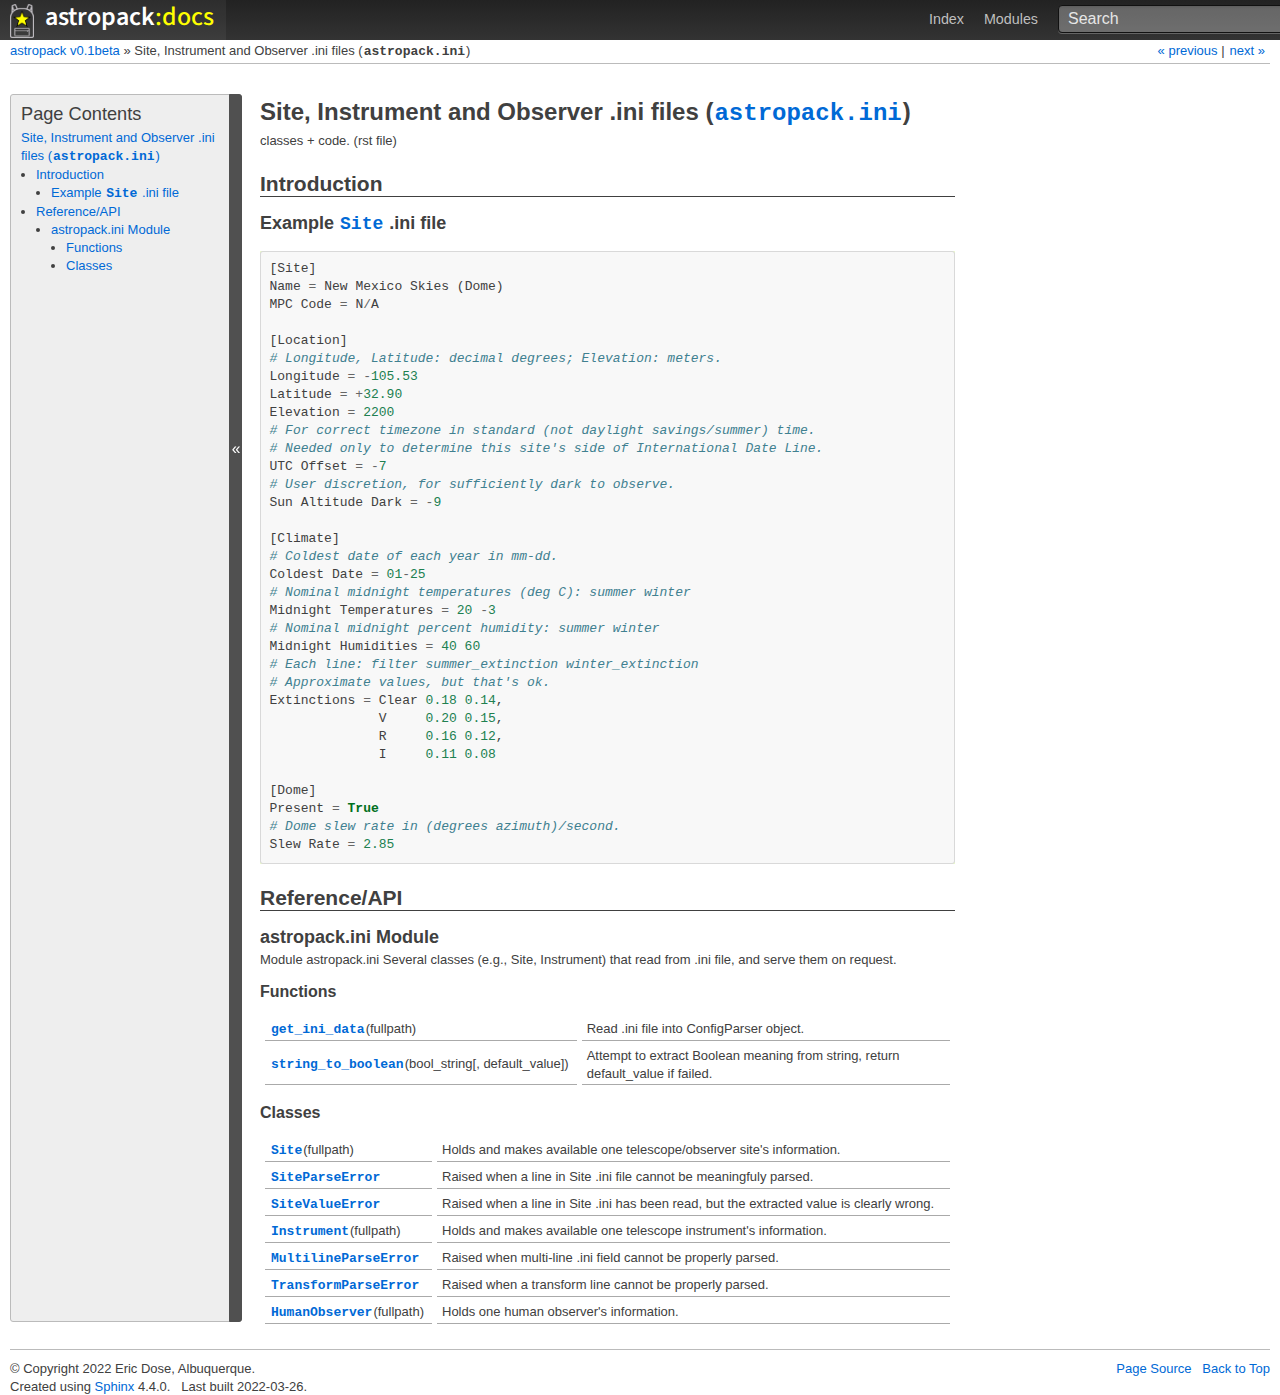
<file: docs/_build/html/astropack/ini.html>
<!DOCTYPE html>

<html>
  <head>
    <meta charset="utf-8" />
    <meta name="viewport" content="width=device-width, initial-scale=1.0" /><meta name="generator" content="Docutils 0.17.1: http://docutils.sourceforge.net/" />

    <title>Site, Instrument and Observer .ini files (astropack.ini) &#8212; astropack v0.1beta</title>
    <link rel="stylesheet" type="text/css" href="../_static/pygments.css" />
    <link rel="stylesheet" type="text/css" href="../_static/astropack.css" />
    <link rel="stylesheet" type="text/css" href="../_static/graphviz.css" />
    <link rel="stylesheet" type="text/css" href="../_static/plot_directive.css" />
    
    <script data-url_root="../" id="documentation_options" src="../_static/documentation_options.js"></script>
    <script src="../_static/jquery.js"></script>
    <script src="../_static/underscore.js"></script>
    <script src="../_static/doctools.js"></script>
    <script type="text/javascript" src="../_static/sidebar.js"></script>
    <script type="text/javascript" src="../_static/copybutton.js"></script>
    <link rel="shortcut icon" href="../_static/backpack-star-favicon3.ico"/>
    <link rel="index" title="Index" href="../genindex.html" />
    <link rel="search" title="Search" href="../search.html" />
    <link rel="next" title="get_ini_data" href="../api/astropack.ini.get_ini_data.html" />
    <link rel="prev" title="MovingSourceAp" href="../api/astropack.image.MovingSourceAp.html" />
    <link href='https://fonts.googleapis.com/css?family=Source+Sans+Pro:200,600' rel='stylesheet' type='text/css'/>

  </head><body>
<div class="topbar">
  <a class="brand" title="Documentation Home" href="index.html"><span id="logotext1">astropack</span><span id="logotext2"></span><span id="logotext3">:docs</span></a>
  <ul>
    
    <li><a class="homelink" title="Astropy Homepage" href="http://www.astropy.org"></a></li>
    <li><a title="General Index" href="../genindex.html">Index</a></li>
    <li><a title="Module Index" href="../py-modindex.html">Modules</a></li>
    <li>
      
      
<form action="../search.html" method="get">
  <input type="text" name="q" placeholder="Search" />
  <input type="hidden" name="check_keywords" value="yes" />
  <input type="hidden" name="area" value="default" />
</form>
      
    </li>
  </ul>
</div>

<div class="related">
    <h3>Navigation</h3>
    <ul>
      <li class="right">
	<a href="../api/astropack.ini.get_ini_data.html" title="get_ini_data">
	  next &raquo;
	</a>
      </li>
      <li class="right">
	<a href="../api/astropack.image.MovingSourceAp.html" title="MovingSourceAp">
	  &laquo; previous
	</a>
	 |
      </li>
      <li>
	<a href="index.html">astropack v0.1beta</a>
	 &#187;
      </li>
      
      <li>Site, Instrument and Observer .ini files (<code class="xref py py-obj docutils literal notranslate"><span class="pre">astropack.ini</span></code>)</li> 
    </ul>
</div>
  

    <div class="document">
      <div class="documentwrapper">
        <div class="bodywrapper">
          <div class="body" role="main">
            
  <section id="site-instrument-and-observer-ini-files-astropack-ini">
<h1>Site, Instrument and Observer .ini files (<a class="reference internal" href="#module-astropack.ini" title="astropack.ini"><code class="xref py py-obj docutils literal notranslate"><span class="pre">astropack.ini</span></code></a>)</h1>
<p>classes +  code. (rst file)</p>
<section id="introduction">
<h2>Introduction</h2>
<section id="example-site-ini-file">
<h3>Example <a class="reference internal" href="../api/astropack.ini.Site.html#astropack.ini.Site" title="astropack.ini.Site"><code class="xref py py-class docutils literal notranslate"><span class="pre">Site</span></code></a> .ini file</h3>
<div class="highlight-python3 notranslate"><div class="highlight"><pre><span></span><span class="p">[</span><span class="n">Site</span><span class="p">]</span>
<span class="n">Name</span> <span class="o">=</span> <span class="n">New</span> <span class="n">Mexico</span> <span class="n">Skies</span> <span class="p">(</span><span class="n">Dome</span><span class="p">)</span>
<span class="n">MPC</span> <span class="n">Code</span> <span class="o">=</span> <span class="n">N</span><span class="o">/</span><span class="n">A</span>

<span class="p">[</span><span class="n">Location</span><span class="p">]</span>
<span class="c1"># Longitude, Latitude: decimal degrees; Elevation: meters.</span>
<span class="n">Longitude</span> <span class="o">=</span> <span class="o">-</span><span class="mf">105.53</span>
<span class="n">Latitude</span> <span class="o">=</span> <span class="o">+</span><span class="mf">32.90</span>
<span class="n">Elevation</span> <span class="o">=</span> <span class="mi">2200</span>
<span class="c1"># For correct timezone in standard (not daylight savings/summer) time.</span>
<span class="c1"># Needed only to determine this site&#39;s side of International Date Line.</span>
<span class="n">UTC</span> <span class="n">Offset</span> <span class="o">=</span> <span class="o">-</span><span class="mi">7</span>
<span class="c1"># User discretion, for sufficiently dark to observe.</span>
<span class="n">Sun</span> <span class="n">Altitude</span> <span class="n">Dark</span> <span class="o">=</span> <span class="o">-</span><span class="mi">9</span>

<span class="p">[</span><span class="n">Climate</span><span class="p">]</span>
<span class="c1"># Coldest date of each year in mm-dd.</span>
<span class="n">Coldest</span> <span class="n">Date</span> <span class="o">=</span> <span class="mi">01</span><span class="o">-</span><span class="mi">25</span>
<span class="c1"># Nominal midnight temperatures (deg C): summer winter</span>
<span class="n">Midnight</span> <span class="n">Temperatures</span> <span class="o">=</span> <span class="mi">20</span> <span class="o">-</span><span class="mi">3</span>
<span class="c1"># Nominal midnight percent humidity: summer winter</span>
<span class="n">Midnight</span> <span class="n">Humidities</span> <span class="o">=</span> <span class="mi">40</span> <span class="mi">60</span>
<span class="c1"># Each line: filter summer_extinction winter_extinction</span>
<span class="c1"># Approximate values, but that&#39;s ok.</span>
<span class="n">Extinctions</span> <span class="o">=</span> <span class="n">Clear</span> <span class="mf">0.18</span> <span class="mf">0.14</span><span class="p">,</span>
              <span class="n">V</span>     <span class="mf">0.20</span> <span class="mf">0.15</span><span class="p">,</span>
              <span class="n">R</span>     <span class="mf">0.16</span> <span class="mf">0.12</span><span class="p">,</span>
              <span class="n">I</span>     <span class="mf">0.11</span> <span class="mf">0.08</span>

<span class="p">[</span><span class="n">Dome</span><span class="p">]</span>
<span class="n">Present</span> <span class="o">=</span> <span class="kc">True</span>
<span class="c1"># Dome slew rate in (degrees azimuth)/second.</span>
<span class="n">Slew</span> <span class="n">Rate</span> <span class="o">=</span> <span class="mf">2.85</span>
</pre></div>
</div>
</section>
</section>
<section id="reference-api">
<h2>Reference/API</h2>
<section id="module-astropack.ini">
<span id="astropack-ini-module"></span><h3>astropack.ini Module</h3>
<p>Module astropack.ini
Several classes (e.g., Site, Instrument) that read from .ini file, and
serve them on request.</p>
<section id="functions">
<h4>Functions</h4>
<table class="longtable docutils align-default">
<colgroup>
<col style="width: 10%" />
<col style="width: 90%" />
</colgroup>
<tbody>
<tr class="row-odd"><td><p><a class="reference internal" href="../api/astropack.ini.get_ini_data.html#astropack.ini.get_ini_data" title="astropack.ini.get_ini_data"><code class="xref py py-obj docutils literal notranslate"><span class="pre">get_ini_data</span></code></a>(fullpath)</p></td>
<td><p>Read .ini file into ConfigParser object.</p></td>
</tr>
<tr class="row-even"><td><p><a class="reference internal" href="../api/astropack.ini.string_to_boolean.html#astropack.ini.string_to_boolean" title="astropack.ini.string_to_boolean"><code class="xref py py-obj docutils literal notranslate"><span class="pre">string_to_boolean</span></code></a>(bool_string[, default_value])</p></td>
<td><p>Attempt to extract Boolean meaning from string, return default_value if failed.</p></td>
</tr>
</tbody>
</table>
</section>
<section id="classes">
<h4>Classes</h4>
<table class="longtable docutils align-default">
<colgroup>
<col style="width: 10%" />
<col style="width: 90%" />
</colgroup>
<tbody>
<tr class="row-odd"><td><p><a class="reference internal" href="../api/astropack.ini.Site.html#astropack.ini.Site" title="astropack.ini.Site"><code class="xref py py-obj docutils literal notranslate"><span class="pre">Site</span></code></a>(fullpath)</p></td>
<td><p>Holds and makes available one telescope/observer site's information.</p></td>
</tr>
<tr class="row-even"><td><p><a class="reference internal" href="../api/astropack.ini.SiteParseError.html#astropack.ini.SiteParseError" title="astropack.ini.SiteParseError"><code class="xref py py-obj docutils literal notranslate"><span class="pre">SiteParseError</span></code></a></p></td>
<td><p>Raised when a line in Site .ini file cannot be meaningfuly parsed.</p></td>
</tr>
<tr class="row-odd"><td><p><a class="reference internal" href="../api/astropack.ini.SiteValueError.html#astropack.ini.SiteValueError" title="astropack.ini.SiteValueError"><code class="xref py py-obj docutils literal notranslate"><span class="pre">SiteValueError</span></code></a></p></td>
<td><p>Raised when a line in Site .ini has been read, but the extracted value is clearly wrong.</p></td>
</tr>
<tr class="row-even"><td><p><a class="reference internal" href="../api/astropack.ini.Instrument.html#astropack.ini.Instrument" title="astropack.ini.Instrument"><code class="xref py py-obj docutils literal notranslate"><span class="pre">Instrument</span></code></a>(fullpath)</p></td>
<td><p>Holds and makes available one telescope instrument's information.</p></td>
</tr>
<tr class="row-odd"><td><p><a class="reference internal" href="../api/astropack.ini.MultilineParseError.html#astropack.ini.MultilineParseError" title="astropack.ini.MultilineParseError"><code class="xref py py-obj docutils literal notranslate"><span class="pre">MultilineParseError</span></code></a></p></td>
<td><p>Raised when multi-line .ini field cannot be properly parsed.</p></td>
</tr>
<tr class="row-even"><td><p><a class="reference internal" href="../api/astropack.ini.TransformParseError.html#astropack.ini.TransformParseError" title="astropack.ini.TransformParseError"><code class="xref py py-obj docutils literal notranslate"><span class="pre">TransformParseError</span></code></a></p></td>
<td><p>Raised when a transform line cannot be properly parsed.</p></td>
</tr>
<tr class="row-odd"><td><p><a class="reference internal" href="../api/astropack.ini.HumanObserver.html#astropack.ini.HumanObserver" title="astropack.ini.HumanObserver"><code class="xref py py-obj docutils literal notranslate"><span class="pre">HumanObserver</span></code></a>(fullpath)</p></td>
<td><p>Holds one human observer's information.</p></td>
</tr>
</tbody>
</table>
</section>
</section>
</section>
</section>


            <div class="clearer"></div>
          </div>
        </div>
      </div>
      <div class="sphinxsidebar" role="navigation" aria-label="main navigation">
        <div class="sphinxsidebarwrapper"><h3>Page Contents</h3>
<ul>
<li><a class="reference internal" href="#">Site, Instrument and Observer .ini files (<code class="xref py py-obj docutils literal notranslate"><span class="pre">astropack.ini</span></code>)</a><ul>
<li><a class="reference internal" href="#introduction">Introduction</a><ul>
<li><a class="reference internal" href="#example-site-ini-file">Example <code class="xref py py-class docutils literal notranslate"><span class="pre">Site</span></code> .ini file</a></li>
</ul>
</li>
<li><a class="reference internal" href="#reference-api">Reference/API</a><ul>
<li><a class="reference internal" href="#module-astropack.ini">astropack.ini Module</a><ul>
<li><a class="reference internal" href="#functions">Functions</a></li>
<li><a class="reference internal" href="#classes">Classes</a></li>
</ul>
</li>
</ul>
</li>
</ul>
</li>
</ul>


        </div>
      </div>
      <div class="clearer"></div>
    </div>
<footer class="footer">
  <p class="pull-right">
    <a href="../_sources/astropack/ini.rst.txt"
       rel="nofollow">Page Source</a> &nbsp;
    <a href="#">Back to Top</a></p>
  <p>
    &copy; Copyright 2022  Eric Dose, Albuquerque.<br/>
    Created using <a href="http://www.sphinx-doc.org/en/stable/">Sphinx</a> 4.4.0. &nbsp;
    Last built 2022-03-26. <br/>
  </p>
</footer>
  </body>
</html>
</file>
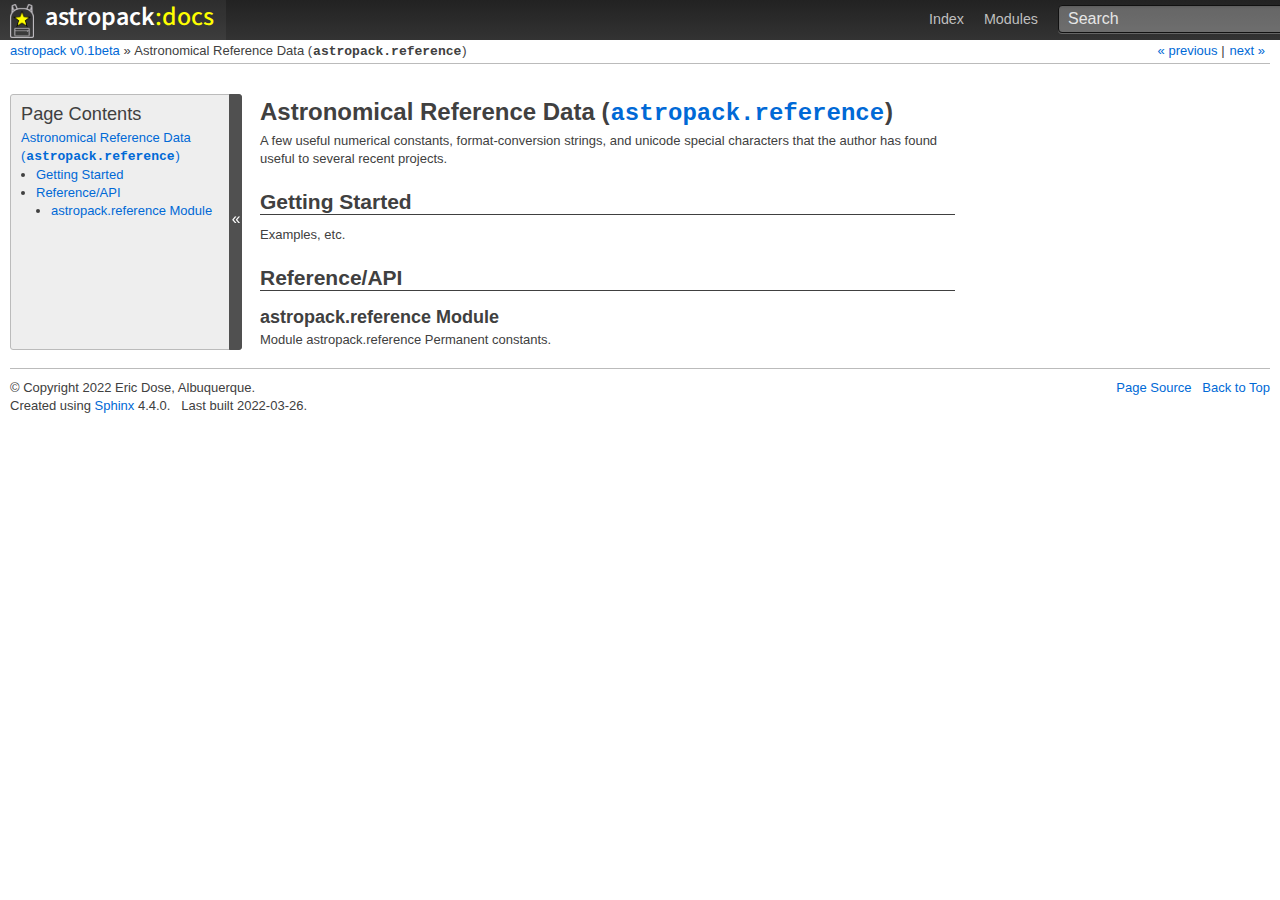
<file: docs/_build/html/astropack/reference.html>
<!DOCTYPE html>

<html>
  <head>
    <meta charset="utf-8" />
    <meta name="viewport" content="width=device-width, initial-scale=1.0" /><meta name="generator" content="Docutils 0.17.1: http://docutils.sourceforge.net/" />

    <title>Astronomical Reference Data (astropack.reference) &#8212; astropack v0.1beta</title>
    <link rel="stylesheet" type="text/css" href="../_static/pygments.css" />
    <link rel="stylesheet" type="text/css" href="../_static/astropack.css" />
    <link rel="stylesheet" type="text/css" href="../_static/graphviz.css" />
    <link rel="stylesheet" type="text/css" href="../_static/plot_directive.css" />
    
    <script data-url_root="../" id="documentation_options" src="../_static/documentation_options.js"></script>
    <script src="../_static/jquery.js"></script>
    <script src="../_static/underscore.js"></script>
    <script src="../_static/doctools.js"></script>
    <script type="text/javascript" src="../_static/sidebar.js"></script>
    <script type="text/javascript" src="../_static/copybutton.js"></script>
    <link rel="shortcut icon" href="../_static/backpack-star-favicon3.ico"/>
    <link rel="index" title="Index" href="../genindex.html" />
    <link rel="search" title="Search" href="../search.html" />
    <link rel="next" title="Mixed-Model Regression (astropack.stats)" href="stats.html" />
    <link rel="prev" title="HumanObserver" href="../api/astropack.ini.HumanObserver.html" />
    <link href='https://fonts.googleapis.com/css?family=Source+Sans+Pro:200,600' rel='stylesheet' type='text/css'/>

  </head><body>
<div class="topbar">
  <a class="brand" title="Documentation Home" href="index.html"><span id="logotext1">astropack</span><span id="logotext2"></span><span id="logotext3">:docs</span></a>
  <ul>
    
    <li><a class="homelink" title="Astropy Homepage" href="http://www.astropy.org"></a></li>
    <li><a title="General Index" href="../genindex.html">Index</a></li>
    <li><a title="Module Index" href="../py-modindex.html">Modules</a></li>
    <li>
      
      
<form action="../search.html" method="get">
  <input type="text" name="q" placeholder="Search" />
  <input type="hidden" name="check_keywords" value="yes" />
  <input type="hidden" name="area" value="default" />
</form>
      
    </li>
  </ul>
</div>

<div class="related">
    <h3>Navigation</h3>
    <ul>
      <li class="right">
	<a href="stats.html" title="Mixed-Model Regression (astropack.stats)">
	  next &raquo;
	</a>
      </li>
      <li class="right">
	<a href="../api/astropack.ini.HumanObserver.html" title="HumanObserver">
	  &laquo; previous
	</a>
	 |
      </li>
      <li>
	<a href="index.html">astropack v0.1beta</a>
	 &#187;
      </li>
      
      <li>Astronomical Reference Data (<code class="xref py py-obj docutils literal notranslate"><span class="pre">astropack.reference</span></code>)</li> 
    </ul>
</div>
  

    <div class="document">
      <div class="documentwrapper">
        <div class="bodywrapper">
          <div class="body" role="main">
            
  <section id="astronomical-reference-data-astropack-reference">
<h1>Astronomical Reference Data (<a class="reference internal" href="#module-astropack.reference" title="astropack.reference"><code class="xref py py-obj docutils literal notranslate"><span class="pre">astropack.reference</span></code></a>)</h1>
<p>A few useful numerical constants, format-conversion strings, and
unicode special characters that the author has found useful to
several recent projects.</p>
<section id="getting-started">
<h2>Getting Started</h2>
<p>Examples, etc.</p>
</section>
<section id="reference-api">
<h2>Reference/API</h2>
<section id="module-astropack.reference">
<span id="astropack-reference-module"></span><h3>astropack.reference Module</h3>
<p>Module astropack.reference
Permanent constants.</p>
</section>
</section>
</section>


            <div class="clearer"></div>
          </div>
        </div>
      </div>
      <div class="sphinxsidebar" role="navigation" aria-label="main navigation">
        <div class="sphinxsidebarwrapper"><h3>Page Contents</h3>
<ul>
<li><a class="reference internal" href="#">Astronomical Reference Data (<code class="xref py py-obj docutils literal notranslate"><span class="pre">astropack.reference</span></code>)</a><ul>
<li><a class="reference internal" href="#getting-started">Getting Started</a></li>
<li><a class="reference internal" href="#reference-api">Reference/API</a><ul>
<li><a class="reference internal" href="#module-astropack.reference">astropack.reference Module</a></li>
</ul>
</li>
</ul>
</li>
</ul>


        </div>
      </div>
      <div class="clearer"></div>
    </div>
<footer class="footer">
  <p class="pull-right">
    <a href="../_sources/astropack/reference.rst.txt"
       rel="nofollow">Page Source</a> &nbsp;
    <a href="#">Back to Top</a></p>
  <p>
    &copy; Copyright 2022  Eric Dose, Albuquerque.<br/>
    Created using <a href="http://www.sphinx-doc.org/en/stable/">Sphinx</a> 4.4.0. &nbsp;
    Last built 2022-03-26. <br/>
  </p>
</footer>
  </body>
</html>
</file>
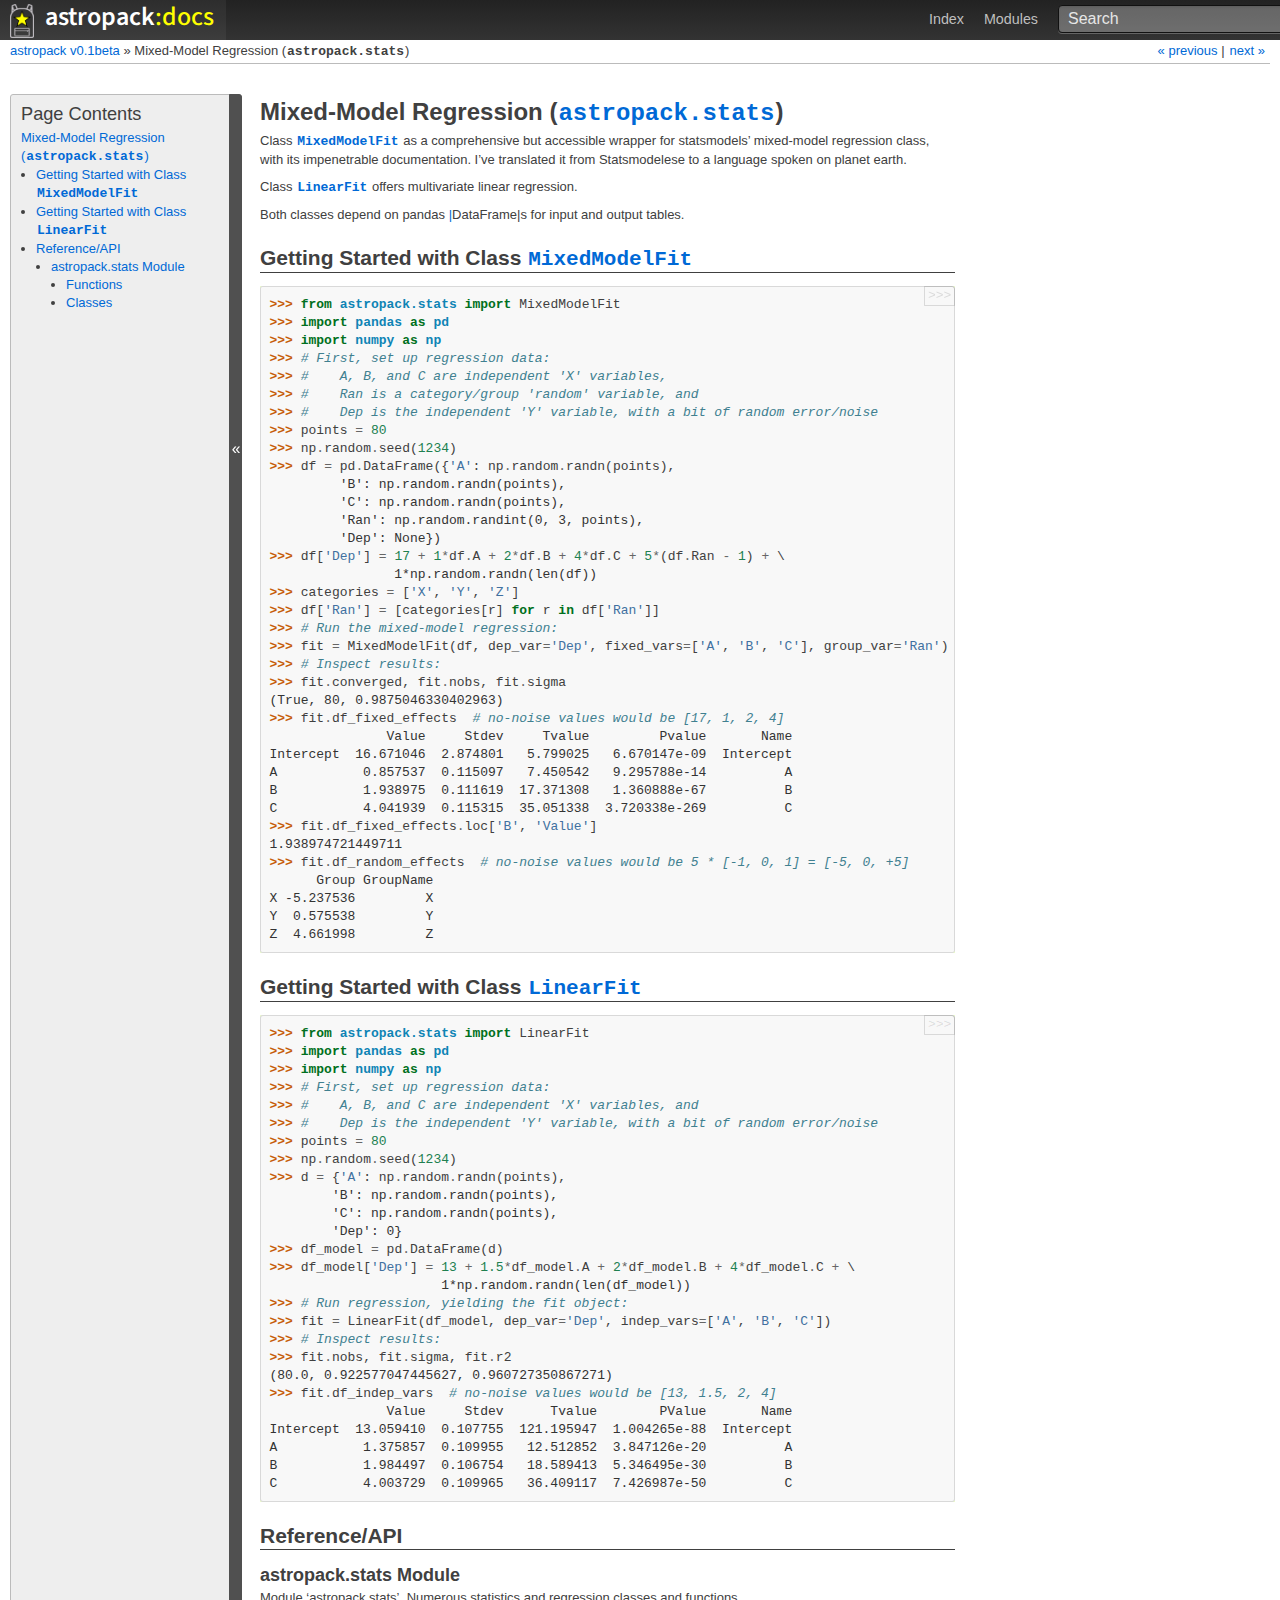
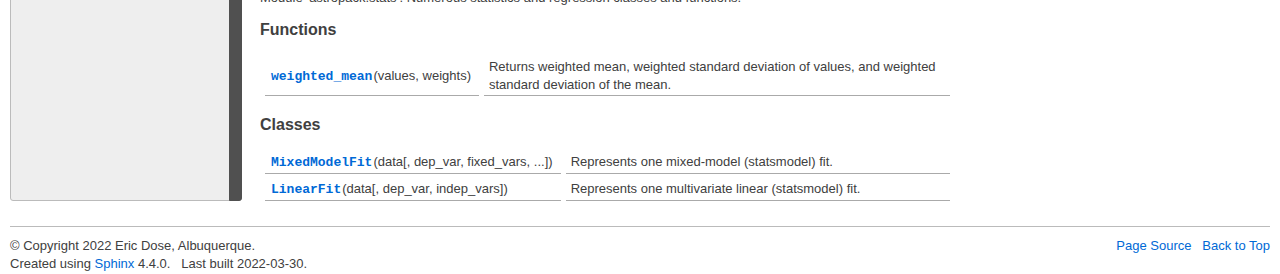
<file: docs/_build/html/astropack/stats.html>
<!DOCTYPE html>

<html>
  <head>
    <meta charset="utf-8" />
    <meta name="viewport" content="width=device-width, initial-scale=1.0" /><meta name="generator" content="Docutils 0.17.1: http://docutils.sourceforge.net/" />

    <title>Mixed-Model Regression (astropack.stats) &#8212; astropack v0.1beta</title>
    <link rel="stylesheet" type="text/css" href="../_static/pygments.css" />
    <link rel="stylesheet" type="text/css" href="../_static/astropack.css" />
    <link rel="stylesheet" type="text/css" href="../_static/graphviz.css" />
    <link rel="stylesheet" type="text/css" href="../_static/plot_directive.css" />
    
    <script data-url_root="../" id="documentation_options" src="../_static/documentation_options.js"></script>
    <script src="../_static/jquery.js"></script>
    <script src="../_static/underscore.js"></script>
    <script src="../_static/doctools.js"></script>
    <script type="text/javascript" src="../_static/sidebar.js"></script>
    <script type="text/javascript" src="../_static/copybutton.js"></script>
    <link rel="shortcut icon" href="../_static/backpack-star-favicon3.ico"/>
    <link rel="index" title="Index" href="../genindex.html" />
    <link rel="search" title="Search" href="../search.html" />
    <link rel="next" title="weighted_mean" href="../api/astropack.stats.weighted_mean.html" />
    <link rel="prev" title="SECONDS_PER_SIDEREAL_DAY" href="../api/astropack.reference.SECONDS_PER_SIDEREAL_DAY.html" />
    <link href='https://fonts.googleapis.com/css?family=Source+Sans+Pro:200,600' rel='stylesheet' type='text/css'/>

  </head><body>
<div class="topbar">
  <a class="brand" title="Documentation Home" href="index.html"><span id="logotext1">astropack</span><span id="logotext2"></span><span id="logotext3">:docs</span></a>
  <ul>
    
    <li><a class="homelink" title="Astropy Homepage" href="http://www.astropy.org"></a></li>
    <li><a title="General Index" href="../genindex.html">Index</a></li>
    <li><a title="Module Index" href="../py-modindex.html">Modules</a></li>
    <li>
      
      
<form action="../search.html" method="get">
  <input type="text" name="q" placeholder="Search" />
  <input type="hidden" name="check_keywords" value="yes" />
  <input type="hidden" name="area" value="default" />
</form>
      
    </li>
  </ul>
</div>

<div class="related">
    <h3>Navigation</h3>
    <ul>
      <li class="right">
	<a href="../api/astropack.stats.weighted_mean.html" title="weighted_mean">
	  next &raquo;
	</a>
      </li>
      <li class="right">
	<a href="../api/astropack.reference.SECONDS_PER_SIDEREAL_DAY.html" title="SECONDS_PER_SIDEREAL_DAY">
	  &laquo; previous
	</a>
	 |
      </li>
      <li>
	<a href="index.html">astropack v0.1beta</a>
	 &#187;
      </li>
      
      <li>Mixed-Model Regression (<code class="xref py py-obj docutils literal notranslate"><span class="pre">astropack.stats</span></code>)</li> 
    </ul>
</div>
  

    <div class="document">
      <div class="documentwrapper">
        <div class="bodywrapper">
          <div class="body" role="main">
            
  <section id="mixed-model-regression-astropack-stats">
<h1>Mixed-Model Regression (<a class="reference internal" href="#module-astropack.stats" title="astropack.stats"><code class="xref py py-obj docutils literal notranslate"><span class="pre">astropack.stats</span></code></a>)</h1>
<p>Class <a class="reference internal" href="../api/astropack.stats.MixedModelFit.html#astropack.stats.MixedModelFit" title="astropack.stats.MixedModelFit"><code class="xref py py-class docutils literal notranslate"><span class="pre">MixedModelFit</span></code></a> as a comprehensive but accessible wrapper for statsmodels’
mixed-model regression class, with its impenetrable documentation.
I’ve translated it from Statsmodelese to a language spoken on planet earth.</p>
<p>Class <a class="reference internal" href="../api/astropack.stats.LinearFit.html#astropack.stats.LinearFit" title="astropack.stats.LinearFit"><code class="xref py py-class docutils literal notranslate"><span class="pre">LinearFit</span></code></a> offers multivariate linear regression.</p>
<p>Both classes depend on pandas <a href="#id1"><span class="problematic" id="id2">|</span></a>DataFrame|s for input and output tables.</p>
<section id="getting-started-with-class-mixedmodelfit">
<h2>Getting Started with Class <a class="reference internal" href="../api/astropack.stats.MixedModelFit.html#astropack.stats.MixedModelFit" title="astropack.stats.MixedModelFit"><code class="xref py py-class docutils literal notranslate"><span class="pre">MixedModelFit</span></code></a></h2>
<div class="doctest highlight-default notranslate"><div class="highlight"><pre><span></span><span class="gp">&gt;&gt;&gt; </span><span class="kn">from</span> <span class="nn">astropack.stats</span> <span class="kn">import</span> <span class="n">MixedModelFit</span>
<span class="gp">&gt;&gt;&gt; </span><span class="kn">import</span> <span class="nn">pandas</span> <span class="k">as</span> <span class="nn">pd</span>
<span class="gp">&gt;&gt;&gt; </span><span class="kn">import</span> <span class="nn">numpy</span> <span class="k">as</span> <span class="nn">np</span>
<span class="gp">&gt;&gt;&gt; </span><span class="c1"># First, set up regression data:</span>
<span class="gp">&gt;&gt;&gt; </span><span class="c1">#    A, B, and C are independent &#39;X&#39; variables,</span>
<span class="gp">&gt;&gt;&gt; </span><span class="c1">#    Ran is a category/group &#39;random&#39; variable, and</span>
<span class="gp">&gt;&gt;&gt; </span><span class="c1">#    Dep is the independent &#39;Y&#39; variable, with a bit of random error/noise</span>
<span class="gp">&gt;&gt;&gt; </span><span class="n">points</span> <span class="o">=</span> <span class="mi">80</span>
<span class="gp">&gt;&gt;&gt; </span><span class="n">np</span><span class="o">.</span><span class="n">random</span><span class="o">.</span><span class="n">seed</span><span class="p">(</span><span class="mi">1234</span><span class="p">)</span>
<span class="gp">&gt;&gt;&gt; </span><span class="n">df</span> <span class="o">=</span> <span class="n">pd</span><span class="o">.</span><span class="n">DataFrame</span><span class="p">({</span><span class="s1">&#39;A&#39;</span><span class="p">:</span> <span class="n">np</span><span class="o">.</span><span class="n">random</span><span class="o">.</span><span class="n">randn</span><span class="p">(</span><span class="n">points</span><span class="p">),</span>
<span class="go">         &#39;B&#39;: np.random.randn(points),</span>
<span class="go">         &#39;C&#39;: np.random.randn(points),</span>
<span class="go">         &#39;Ran&#39;: np.random.randint(0, 3, points),</span>
<span class="go">         &#39;Dep&#39;: None})</span>
<span class="gp">&gt;&gt;&gt; </span><span class="n">df</span><span class="p">[</span><span class="s1">&#39;Dep&#39;</span><span class="p">]</span> <span class="o">=</span> <span class="mi">17</span> <span class="o">+</span> <span class="mi">1</span><span class="o">*</span><span class="n">df</span><span class="o">.</span><span class="n">A</span> <span class="o">+</span> <span class="mi">2</span><span class="o">*</span><span class="n">df</span><span class="o">.</span><span class="n">B</span> <span class="o">+</span> <span class="mi">4</span><span class="o">*</span><span class="n">df</span><span class="o">.</span><span class="n">C</span> <span class="o">+</span> <span class="mi">5</span><span class="o">*</span><span class="p">(</span><span class="n">df</span><span class="o">.</span><span class="n">Ran</span> <span class="o">-</span> <span class="mi">1</span><span class="p">)</span> <span class="o">+</span> \
<span class="go">                1*np.random.randn(len(df))</span>
<span class="gp">&gt;&gt;&gt; </span><span class="n">categories</span> <span class="o">=</span> <span class="p">[</span><span class="s1">&#39;X&#39;</span><span class="p">,</span> <span class="s1">&#39;Y&#39;</span><span class="p">,</span> <span class="s1">&#39;Z&#39;</span><span class="p">]</span>
<span class="gp">&gt;&gt;&gt; </span><span class="n">df</span><span class="p">[</span><span class="s1">&#39;Ran&#39;</span><span class="p">]</span> <span class="o">=</span> <span class="p">[</span><span class="n">categories</span><span class="p">[</span><span class="n">r</span><span class="p">]</span> <span class="k">for</span> <span class="n">r</span> <span class="ow">in</span> <span class="n">df</span><span class="p">[</span><span class="s1">&#39;Ran&#39;</span><span class="p">]]</span>
<span class="gp">&gt;&gt;&gt; </span><span class="c1"># Run the mixed-model regression:</span>
<span class="gp">&gt;&gt;&gt; </span><span class="n">fit</span> <span class="o">=</span> <span class="n">MixedModelFit</span><span class="p">(</span><span class="n">df</span><span class="p">,</span> <span class="n">dep_var</span><span class="o">=</span><span class="s1">&#39;Dep&#39;</span><span class="p">,</span> <span class="n">fixed_vars</span><span class="o">=</span><span class="p">[</span><span class="s1">&#39;A&#39;</span><span class="p">,</span> <span class="s1">&#39;B&#39;</span><span class="p">,</span> <span class="s1">&#39;C&#39;</span><span class="p">],</span> <span class="n">group_var</span><span class="o">=</span><span class="s1">&#39;Ran&#39;</span><span class="p">)</span>
<span class="gp">&gt;&gt;&gt; </span><span class="c1"># Inspect results:</span>
<span class="gp">&gt;&gt;&gt; </span><span class="n">fit</span><span class="o">.</span><span class="n">converged</span><span class="p">,</span> <span class="n">fit</span><span class="o">.</span><span class="n">nobs</span><span class="p">,</span> <span class="n">fit</span><span class="o">.</span><span class="n">sigma</span>
<span class="go">(True, 80, 0.9875046330402963)</span>
<span class="gp">&gt;&gt;&gt; </span><span class="n">fit</span><span class="o">.</span><span class="n">df_fixed_effects</span>  <span class="c1"># no-noise values would be [17, 1, 2, 4]</span>
<span class="go">               Value     Stdev     Tvalue         Pvalue       Name</span>
<span class="go">Intercept  16.671046  2.874801   5.799025   6.670147e-09  Intercept</span>
<span class="go">A           0.857537  0.115097   7.450542   9.295788e-14          A</span>
<span class="go">B           1.938975  0.111619  17.371308   1.360888e-67          B</span>
<span class="go">C           4.041939  0.115315  35.051338  3.720338e-269          C</span>
<span class="gp">&gt;&gt;&gt; </span><span class="n">fit</span><span class="o">.</span><span class="n">df_fixed_effects</span><span class="o">.</span><span class="n">loc</span><span class="p">[</span><span class="s1">&#39;B&#39;</span><span class="p">,</span> <span class="s1">&#39;Value&#39;</span><span class="p">]</span>
<span class="go">1.938974721449711</span>
<span class="gp">&gt;&gt;&gt; </span><span class="n">fit</span><span class="o">.</span><span class="n">df_random_effects</span>  <span class="c1"># no-noise values would be 5 * [-1, 0, 1] = [-5, 0, +5]</span>
<span class="go">      Group GroupName</span>
<span class="go">X -5.237536         X</span>
<span class="go">Y  0.575538         Y</span>
<span class="go">Z  4.661998         Z</span>
</pre></div>
</div>
</section>
<section id="getting-started-with-class-linearfit">
<h2>Getting Started with Class <a class="reference internal" href="../api/astropack.stats.LinearFit.html#astropack.stats.LinearFit" title="astropack.stats.LinearFit"><code class="xref py py-class docutils literal notranslate"><span class="pre">LinearFit</span></code></a></h2>
<div class="doctest highlight-default notranslate"><div class="highlight"><pre><span></span><span class="gp">&gt;&gt;&gt; </span><span class="kn">from</span> <span class="nn">astropack.stats</span> <span class="kn">import</span> <span class="n">LinearFit</span>
<span class="gp">&gt;&gt;&gt; </span><span class="kn">import</span> <span class="nn">pandas</span> <span class="k">as</span> <span class="nn">pd</span>
<span class="gp">&gt;&gt;&gt; </span><span class="kn">import</span> <span class="nn">numpy</span> <span class="k">as</span> <span class="nn">np</span>
<span class="gp">&gt;&gt;&gt; </span><span class="c1"># First, set up regression data:</span>
<span class="gp">&gt;&gt;&gt; </span><span class="c1">#    A, B, and C are independent &#39;X&#39; variables, and</span>
<span class="gp">&gt;&gt;&gt; </span><span class="c1">#    Dep is the independent &#39;Y&#39; variable, with a bit of random error/noise</span>
<span class="gp">&gt;&gt;&gt; </span><span class="n">points</span> <span class="o">=</span> <span class="mi">80</span>
<span class="gp">&gt;&gt;&gt; </span><span class="n">np</span><span class="o">.</span><span class="n">random</span><span class="o">.</span><span class="n">seed</span><span class="p">(</span><span class="mi">1234</span><span class="p">)</span>
<span class="gp">&gt;&gt;&gt; </span><span class="n">d</span> <span class="o">=</span> <span class="p">{</span><span class="s1">&#39;A&#39;</span><span class="p">:</span> <span class="n">np</span><span class="o">.</span><span class="n">random</span><span class="o">.</span><span class="n">randn</span><span class="p">(</span><span class="n">points</span><span class="p">),</span>
<span class="go">        &#39;B&#39;: np.random.randn(points),</span>
<span class="go">        &#39;C&#39;: np.random.randn(points),</span>
<span class="go">        &#39;Dep&#39;: 0}</span>
<span class="gp">&gt;&gt;&gt; </span><span class="n">df_model</span> <span class="o">=</span> <span class="n">pd</span><span class="o">.</span><span class="n">DataFrame</span><span class="p">(</span><span class="n">d</span><span class="p">)</span>
<span class="gp">&gt;&gt;&gt; </span><span class="n">df_model</span><span class="p">[</span><span class="s1">&#39;Dep&#39;</span><span class="p">]</span> <span class="o">=</span> <span class="mi">13</span> <span class="o">+</span> <span class="mf">1.5</span><span class="o">*</span><span class="n">df_model</span><span class="o">.</span><span class="n">A</span> <span class="o">+</span> <span class="mi">2</span><span class="o">*</span><span class="n">df_model</span><span class="o">.</span><span class="n">B</span> <span class="o">+</span> <span class="mi">4</span><span class="o">*</span><span class="n">df_model</span><span class="o">.</span><span class="n">C</span> <span class="o">+</span> \
<span class="go">                      1*np.random.randn(len(df_model))</span>
<span class="gp">&gt;&gt;&gt; </span><span class="c1"># Run regression, yielding the fit object:</span>
<span class="gp">&gt;&gt;&gt; </span><span class="n">fit</span> <span class="o">=</span> <span class="n">LinearFit</span><span class="p">(</span><span class="n">df_model</span><span class="p">,</span> <span class="n">dep_var</span><span class="o">=</span><span class="s1">&#39;Dep&#39;</span><span class="p">,</span> <span class="n">indep_vars</span><span class="o">=</span><span class="p">[</span><span class="s1">&#39;A&#39;</span><span class="p">,</span> <span class="s1">&#39;B&#39;</span><span class="p">,</span> <span class="s1">&#39;C&#39;</span><span class="p">])</span>
<span class="gp">&gt;&gt;&gt; </span><span class="c1"># Inspect results:</span>
<span class="gp">&gt;&gt;&gt; </span><span class="n">fit</span><span class="o">.</span><span class="n">nobs</span><span class="p">,</span> <span class="n">fit</span><span class="o">.</span><span class="n">sigma</span><span class="p">,</span> <span class="n">fit</span><span class="o">.</span><span class="n">r2</span>
<span class="go">(80.0, 0.922577047445627, 0.960727350867271)</span>
<span class="gp">&gt;&gt;&gt; </span><span class="n">fit</span><span class="o">.</span><span class="n">df_indep_vars</span>  <span class="c1"># no-noise values would be [13, 1.5, 2, 4]</span>
<span class="go">               Value     Stdev      Tvalue        PValue       Name</span>
<span class="go">Intercept  13.059410  0.107755  121.195947  1.004265e-88  Intercept</span>
<span class="go">A           1.375857  0.109955   12.512852  3.847126e-20          A</span>
<span class="go">B           1.984497  0.106754   18.589413  5.346495e-30          B</span>
<span class="go">C           4.003729  0.109965   36.409117  7.426987e-50          C</span>
</pre></div>
</div>
</section>
<section id="reference-api">
<h2>Reference/API</h2>
<section id="module-astropack.stats">
<span id="astropack-stats-module"></span><h3>astropack.stats Module</h3>
<p>Module ‘astropack.stats’.
Numerous statistics and regression classes and functions.</p>
<section id="functions">
<h4>Functions</h4>
<table class="longtable docutils align-default">
<colgroup>
<col style="width: 10%" />
<col style="width: 90%" />
</colgroup>
<tbody>
<tr class="row-odd"><td><p><a class="reference internal" href="../api/astropack.stats.weighted_mean.html#astropack.stats.weighted_mean" title="astropack.stats.weighted_mean"><code class="xref py py-obj docutils literal notranslate"><span class="pre">weighted_mean</span></code></a>(values, weights)</p></td>
<td><p>Returns weighted mean, weighted standard deviation of values, and weighted standard deviation of the mean.</p></td>
</tr>
</tbody>
</table>
</section>
<section id="classes">
<h4>Classes</h4>
<table class="longtable docutils align-default">
<colgroup>
<col style="width: 10%" />
<col style="width: 90%" />
</colgroup>
<tbody>
<tr class="row-odd"><td><p><a class="reference internal" href="../api/astropack.stats.MixedModelFit.html#astropack.stats.MixedModelFit" title="astropack.stats.MixedModelFit"><code class="xref py py-obj docutils literal notranslate"><span class="pre">MixedModelFit</span></code></a>(data[, dep_var, fixed_vars, ...])</p></td>
<td><p>Represents one mixed-model (statsmodel) fit.</p></td>
</tr>
<tr class="row-even"><td><p><a class="reference internal" href="../api/astropack.stats.LinearFit.html#astropack.stats.LinearFit" title="astropack.stats.LinearFit"><code class="xref py py-obj docutils literal notranslate"><span class="pre">LinearFit</span></code></a>(data[, dep_var, indep_vars])</p></td>
<td><p>Represents one multivariate linear (statsmodel) fit.</p></td>
</tr>
</tbody>
</table>
</section>
</section>
</section>
</section>


            <div class="clearer"></div>
          </div>
        </div>
      </div>
      <div class="sphinxsidebar" role="navigation" aria-label="main navigation">
        <div class="sphinxsidebarwrapper"><h3>Page Contents</h3>
<ul>
<li><a class="reference internal" href="#">Mixed-Model Regression (<code class="xref py py-obj docutils literal notranslate"><span class="pre">astropack.stats</span></code>)</a><ul>
<li><a class="reference internal" href="#getting-started-with-class-mixedmodelfit">Getting Started with Class <code class="xref py py-class docutils literal notranslate"><span class="pre">MixedModelFit</span></code></a></li>
<li><a class="reference internal" href="#getting-started-with-class-linearfit">Getting Started with Class <code class="xref py py-class docutils literal notranslate"><span class="pre">LinearFit</span></code></a></li>
<li><a class="reference internal" href="#reference-api">Reference/API</a><ul>
<li><a class="reference internal" href="#module-astropack.stats">astropack.stats Module</a><ul>
<li><a class="reference internal" href="#functions">Functions</a></li>
<li><a class="reference internal" href="#classes">Classes</a></li>
</ul>
</li>
</ul>
</li>
</ul>
</li>
</ul>


        </div>
      </div>
      <div class="clearer"></div>
    </div>
<footer class="footer">
  <p class="pull-right">
    <a href="../_sources/astropack/stats.rst.txt"
       rel="nofollow">Page Source</a> &nbsp;
    <a href="#">Back to Top</a></p>
  <p>
    &copy; Copyright 2022  Eric Dose, Albuquerque.<br/>
    Created using <a href="http://www.sphinx-doc.org/en/stable/">Sphinx</a> 4.4.0. &nbsp;
    Last built 2022-03-30. <br/>
  </p>
</footer>
  </body>
</html>
</file>
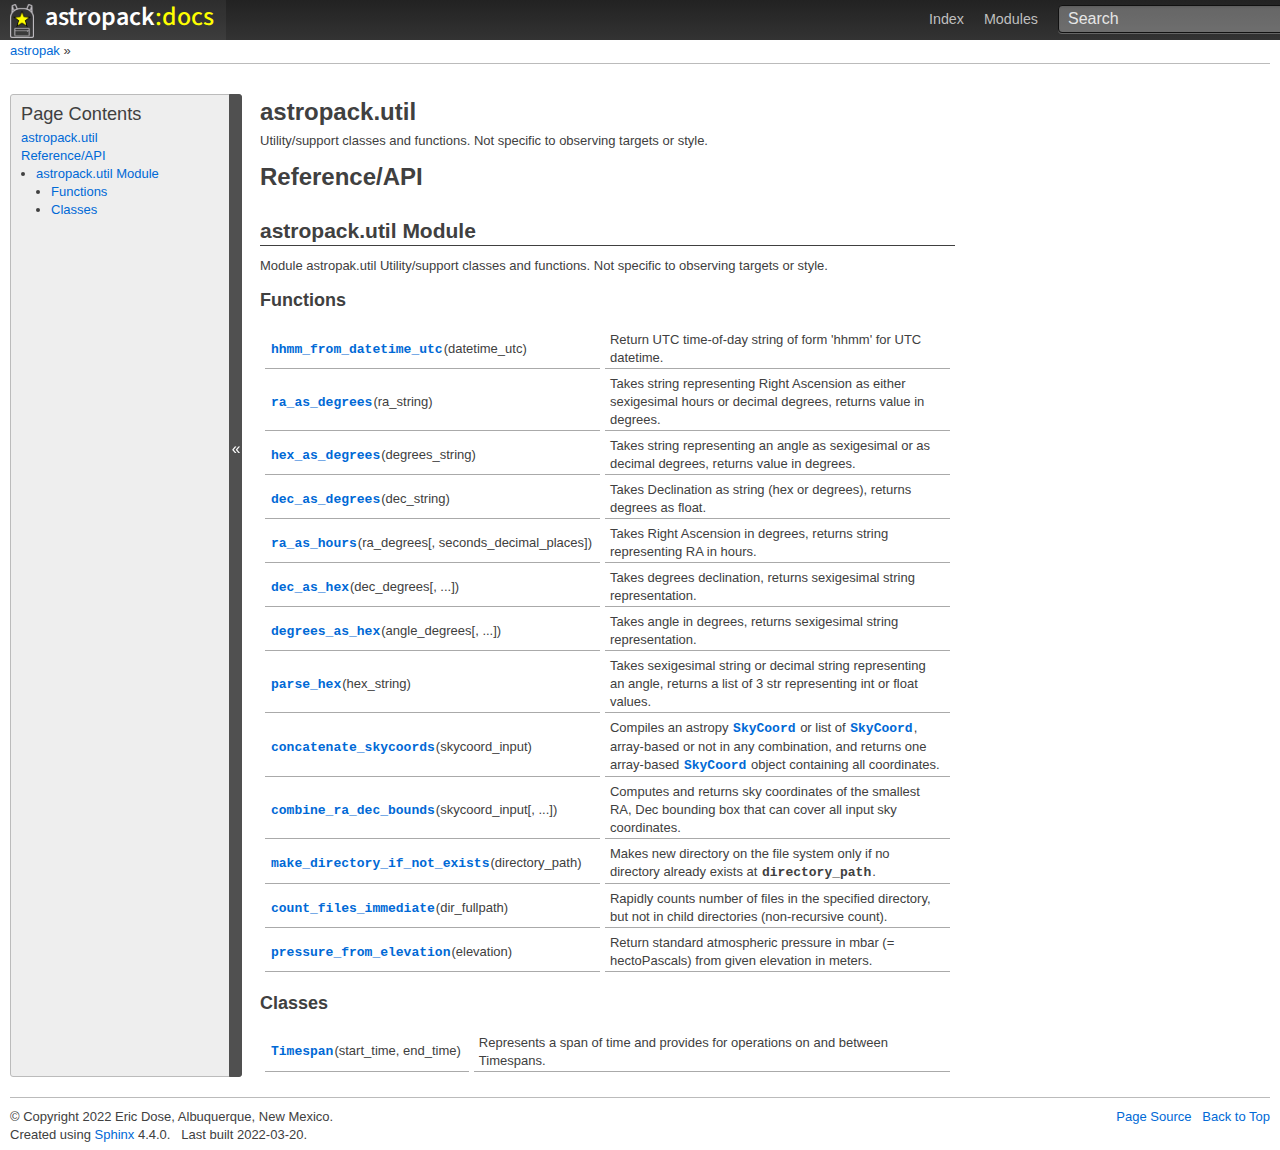
<file: docs/_build/html/astropack/util.html>
<!DOCTYPE html>

<html>
  <head>
    <meta charset="utf-8" />
    <meta name="viewport" content="width=device-width, initial-scale=1.0" /><meta name="generator" content="Docutils 0.17.1: http://docutils.sourceforge.net/" />

    <title>astropack.util &#8212; astropack v0.1</title>
    <link rel="stylesheet" type="text/css" href="../_static/pygments.css" />
    <link rel="stylesheet" type="text/css" href="../_static/astropack.css" />
    <link rel="stylesheet" type="text/css" href="../_static/graphviz.css" />
    <link rel="stylesheet" type="text/css" href="../_static/plot_directive.css" />
    
    <script data-url_root="../" id="documentation_options" src="../_static/documentation_options.js"></script>
    <script src="../_static/jquery.js"></script>
    <script src="../_static/underscore.js"></script>
    <script src="../_static/doctools.js"></script>
    <script type="text/javascript" src="../_static/sidebar.js"></script>
    <script type="text/javascript" src="../_static/copybutton.js"></script>
    <link rel="shortcut icon" href="../_static/backpack-star2-xxx.ico"/>
    <link rel="index" title="Index" href="../genindex.html" />
    <link rel="search" title="Search" href="../search.html" />
    <link href='https://fonts.googleapis.com/css?family=Source+Sans+Pro:200,600' rel='stylesheet' type='text/css'/>

  </head><body>
<div class="topbar">
  <a class="brand" title="Documentation Home" href="../index.html"><span id="logotext1">astropack</span><span id="logotext2"></span><span id="logotext3">:docs</span></a>
  <ul>
    
    <li><a class="homelink" title="Astropy Homepage" href="http://www.astropy.org"></a></li>
    <li><a title="General Index" href="../genindex.html">Index</a></li>
    <li><a title="Module Index" href="../py-modindex.html">Modules</a></li>
    <li>
      
      
<form action="../search.html" method="get">
  <input type="text" name="q" placeholder="Search" />
  <input type="hidden" name="check_keywords" value="yes" />
  <input type="hidden" name="area" value="default" />
</form>
      
    </li>
  </ul>
</div>

<div class="related">
    <h3>Navigation</h3>
    <ul>
      <li>
	<a href="../index.html">astropak</a>
	 &#187;
      </li>
      
       
    </ul>
</div>
  

    <div class="document">
      <div class="documentwrapper">
        <div class="bodywrapper">
          <div class="body" role="main">
            
  <section id="astropack-util">
<h1>astropack.util<a class="headerlink" href="#astropack-util" title="Permalink to this headline">¶</a></h1>
<p>Utility/support classes and functions. Not specific to observing targets or style.</p>
</section>
<section id="reference-api">
<h1>Reference/API<a class="headerlink" href="#reference-api" title="Permalink to this headline">¶</a></h1>
<section id="module-astropack.util">
<span id="astropack-util-module"></span><h2>astropack.util Module<a class="headerlink" href="#module-astropack.util" title="Permalink to this headline">¶</a></h2>
<p>Module astropak.util
Utility/support classes and functions. Not specific to observing targets or style.</p>
<section id="functions">
<h3>Functions<a class="headerlink" href="#functions" title="Permalink to this headline">¶</a></h3>
<table class="longtable docutils align-default">
<colgroup>
<col style="width: 10%" />
<col style="width: 90%" />
</colgroup>
<tbody>
<tr class="row-odd"><td><p><a class="reference internal" href="../api/astropack.util.hhmm_from_datetime_utc.html#astropack.util.hhmm_from_datetime_utc" title="astropack.util.hhmm_from_datetime_utc"><code class="xref py py-obj docutils literal notranslate"><span class="pre">hhmm_from_datetime_utc</span></code></a>(datetime_utc)</p></td>
<td><p>Return UTC time-of-day string of form 'hhmm' for UTC datetime.</p></td>
</tr>
<tr class="row-even"><td><p><a class="reference internal" href="../api/astropack.util.ra_as_degrees.html#astropack.util.ra_as_degrees" title="astropack.util.ra_as_degrees"><code class="xref py py-obj docutils literal notranslate"><span class="pre">ra_as_degrees</span></code></a>(ra_string)</p></td>
<td><p>Takes string representing Right Ascension as either sexigesimal hours or decimal degrees, returns value in degrees.</p></td>
</tr>
<tr class="row-odd"><td><p><a class="reference internal" href="../api/astropack.util.hex_as_degrees.html#astropack.util.hex_as_degrees" title="astropack.util.hex_as_degrees"><code class="xref py py-obj docutils literal notranslate"><span class="pre">hex_as_degrees</span></code></a>(degrees_string)</p></td>
<td><p>Takes string representing an angle as sexigesimal or as decimal degrees, returns value in degrees.</p></td>
</tr>
<tr class="row-even"><td><p><a class="reference internal" href="../api/astropack.util.dec_as_degrees.html#astropack.util.dec_as_degrees" title="astropack.util.dec_as_degrees"><code class="xref py py-obj docutils literal notranslate"><span class="pre">dec_as_degrees</span></code></a>(dec_string)</p></td>
<td><p>Takes Declination as string (hex or degrees), returns degrees as float.</p></td>
</tr>
<tr class="row-odd"><td><p><a class="reference internal" href="../api/astropack.util.ra_as_hours.html#astropack.util.ra_as_hours" title="astropack.util.ra_as_hours"><code class="xref py py-obj docutils literal notranslate"><span class="pre">ra_as_hours</span></code></a>(ra_degrees[, seconds_decimal_places])</p></td>
<td><p>Takes Right Ascension in degrees, returns string representing RA in hours.</p></td>
</tr>
<tr class="row-even"><td><p><a class="reference internal" href="../api/astropack.util.dec_as_hex.html#astropack.util.dec_as_hex" title="astropack.util.dec_as_hex"><code class="xref py py-obj docutils literal notranslate"><span class="pre">dec_as_hex</span></code></a>(dec_degrees[, ...])</p></td>
<td><p>Takes degrees declination, returns sexigesimal string representation.</p></td>
</tr>
<tr class="row-odd"><td><p><a class="reference internal" href="../api/astropack.util.degrees_as_hex.html#astropack.util.degrees_as_hex" title="astropack.util.degrees_as_hex"><code class="xref py py-obj docutils literal notranslate"><span class="pre">degrees_as_hex</span></code></a>(angle_degrees[, ...])</p></td>
<td><p>Takes angle in degrees, returns sexigesimal string representation.</p></td>
</tr>
<tr class="row-even"><td><p><a class="reference internal" href="../api/astropack.util.parse_hex.html#astropack.util.parse_hex" title="astropack.util.parse_hex"><code class="xref py py-obj docutils literal notranslate"><span class="pre">parse_hex</span></code></a>(hex_string)</p></td>
<td><p>Takes sexigesimal string or decimal string representing an angle, returns a list of 3 str representing int or float values.</p></td>
</tr>
<tr class="row-odd"><td><p><a class="reference internal" href="../api/astropack.util.concatenate_skycoords.html#astropack.util.concatenate_skycoords" title="astropack.util.concatenate_skycoords"><code class="xref py py-obj docutils literal notranslate"><span class="pre">concatenate_skycoords</span></code></a>(skycoord_input)</p></td>
<td><p>Compiles an astropy <a class="reference external" href="https://docs.astropy.org/en/latest/api/astropy.coordinates.SkyCoord.html#astropy.coordinates.SkyCoord" title="(in Astropy v5.1)"><code class="xref py py-class docutils literal notranslate"><span class="pre">SkyCoord</span></code></a> or list of <a class="reference external" href="https://docs.astropy.org/en/latest/api/astropy.coordinates.SkyCoord.html#astropy.coordinates.SkyCoord" title="(in Astropy v5.1)"><code class="xref py py-class docutils literal notranslate"><span class="pre">SkyCoord</span></code></a>, array-based or not in any combination, and returns one array-based <a class="reference external" href="https://docs.astropy.org/en/latest/api/astropy.coordinates.SkyCoord.html#astropy.coordinates.SkyCoord" title="(in Astropy v5.1)"><code class="xref py py-class docutils literal notranslate"><span class="pre">SkyCoord</span></code></a> object containing all coordinates.</p></td>
</tr>
<tr class="row-even"><td><p><a class="reference internal" href="../api/astropack.util.combine_ra_dec_bounds.html#astropack.util.combine_ra_dec_bounds" title="astropack.util.combine_ra_dec_bounds"><code class="xref py py-obj docutils literal notranslate"><span class="pre">combine_ra_dec_bounds</span></code></a>(skycoord_input[, ...])</p></td>
<td><p>Computes and returns sky coordinates of the smallest RA, Dec bounding box that can cover all input sky coordinates.</p></td>
</tr>
<tr class="row-odd"><td><p><a class="reference internal" href="../api/astropack.util.make_directory_if_not_exists.html#astropack.util.make_directory_if_not_exists" title="astropack.util.make_directory_if_not_exists"><code class="xref py py-obj docutils literal notranslate"><span class="pre">make_directory_if_not_exists</span></code></a>(directory_path)</p></td>
<td><p>Makes new directory on the file system only if no directory already exists at <code class="xref py py-obj docutils literal notranslate"><span class="pre">directory_path</span></code>.</p></td>
</tr>
<tr class="row-even"><td><p><a class="reference internal" href="../api/astropack.util.count_files_immediate.html#astropack.util.count_files_immediate" title="astropack.util.count_files_immediate"><code class="xref py py-obj docutils literal notranslate"><span class="pre">count_files_immediate</span></code></a>(dir_fullpath)</p></td>
<td><p>Rapidly counts number of files in the specified directory, but not in child directories (non-recursive count).</p></td>
</tr>
<tr class="row-odd"><td><p><a class="reference internal" href="../api/astropack.util.pressure_from_elevation.html#astropack.util.pressure_from_elevation" title="astropack.util.pressure_from_elevation"><code class="xref py py-obj docutils literal notranslate"><span class="pre">pressure_from_elevation</span></code></a>(elevation)</p></td>
<td><p>Return standard atmospheric pressure in mbar (= hectoPascals) from given elevation in meters.</p></td>
</tr>
</tbody>
</table>
</section>
<section id="classes">
<h3>Classes<a class="headerlink" href="#classes" title="Permalink to this headline">¶</a></h3>
<table class="longtable docutils align-default">
<colgroup>
<col style="width: 10%" />
<col style="width: 90%" />
</colgroup>
<tbody>
<tr class="row-odd"><td><p><a class="reference internal" href="../api/astropack.util.Timespan.html#astropack.util.Timespan" title="astropack.util.Timespan"><code class="xref py py-obj docutils literal notranslate"><span class="pre">Timespan</span></code></a>(start_time, end_time)</p></td>
<td><p>Represents a span of time and provides for operations on and between Timespans.</p></td>
</tr>
</tbody>
</table>
</section>
</section>
</section>


            <div class="clearer"></div>
          </div>
        </div>
      </div>
      <div class="sphinxsidebar" role="navigation" aria-label="main navigation">
        <div class="sphinxsidebarwrapper"><h3>Page Contents</h3>
<ul>
<li><a class="reference internal" href="#">astropack.util</a></li>
<li><a class="reference internal" href="#reference-api">Reference/API</a><ul>
<li><a class="reference internal" href="#module-astropack.util">astropack.util Module</a><ul>
<li><a class="reference internal" href="#functions">Functions</a></li>
<li><a class="reference internal" href="#classes">Classes</a></li>
</ul>
</li>
</ul>
</li>
</ul>


        </div>
      </div>
      <div class="clearer"></div>
    </div>
<footer class="footer">
  <p class="pull-right">
    <a href="../_sources/astropack/util.rst.txt"
       rel="nofollow">Page Source</a> &nbsp;
    <a href="#">Back to Top</a></p>
  <p>
    &copy; Copyright 2022  Eric Dose, Albuquerque, New Mexico.<br/>
    Created using <a href="http://www.sphinx-doc.org/en/stable/">Sphinx</a> 4.4.0. &nbsp;
    Last built 2022-03-20. <br/>
  </p>
</footer>
  </body>
</html>
</file>
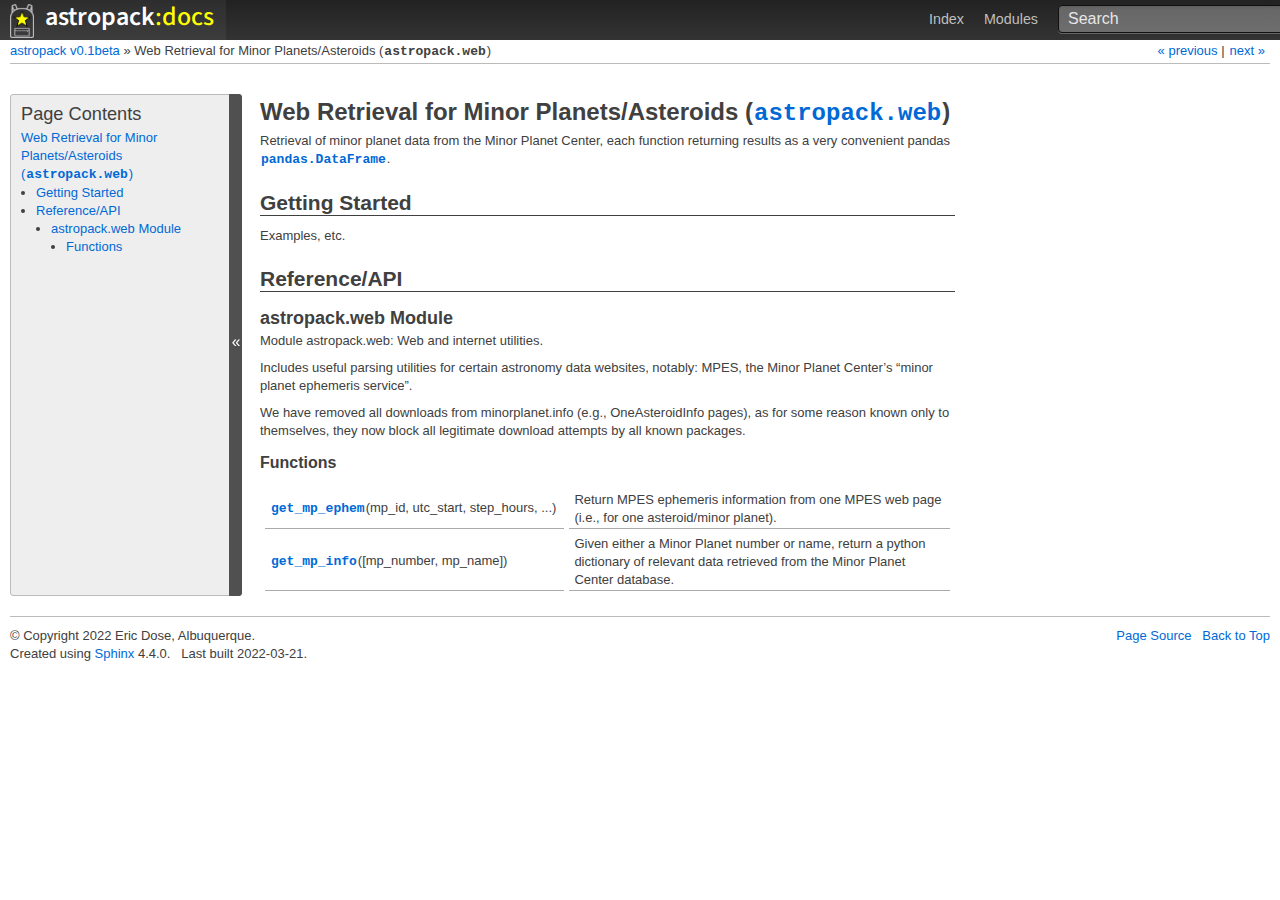
<file: docs/_build/html/astropack/web.html>
<!DOCTYPE html>

<html>
  <head>
    <meta charset="utf-8" />
    <meta name="viewport" content="width=device-width, initial-scale=1.0" /><meta name="generator" content="Docutils 0.17.1: http://docutils.sourceforge.net/" />

    <title>Web Retrieval for Minor Planets/Asteroids (astropack.web) &#8212; astropack v0.1beta</title>
    <link rel="stylesheet" type="text/css" href="../_static/pygments.css" />
    <link rel="stylesheet" type="text/css" href="../_static/astropack.css" />
    <link rel="stylesheet" type="text/css" href="../_static/graphviz.css" />
    <link rel="stylesheet" type="text/css" href="../_static/plot_directive.css" />
    
    <script data-url_root="../" id="documentation_options" src="../_static/documentation_options.js"></script>
    <script src="../_static/jquery.js"></script>
    <script src="../_static/underscore.js"></script>
    <script src="../_static/doctools.js"></script>
    <script type="text/javascript" src="../_static/sidebar.js"></script>
    <script type="text/javascript" src="../_static/copybutton.js"></script>
    <link rel="shortcut icon" href="../_static/backpack-star-favicon3.ico"/>
    <link rel="index" title="Index" href="../genindex.html" />
    <link rel="search" title="Search" href="../search.html" />
    <link rel="next" title="get_mp_ephem" href="../api/astropack.web.get_mp_ephem.html" />
    <link rel="prev" title="Timespan" href="../api/astropack.util.Timespan.html" />
    <link href='https://fonts.googleapis.com/css?family=Source+Sans+Pro:200,600' rel='stylesheet' type='text/css'/>

  </head><body>
<div class="topbar">
  <a class="brand" title="Documentation Home" href="index.html"><span id="logotext1">astropack</span><span id="logotext2"></span><span id="logotext3">:docs</span></a>
  <ul>
    
    <li><a class="homelink" title="Astropy Homepage" href="http://www.astropy.org"></a></li>
    <li><a title="General Index" href="../genindex.html">Index</a></li>
    <li><a title="Module Index" href="../py-modindex.html">Modules</a></li>
    <li>
      
      
<form action="../search.html" method="get">
  <input type="text" name="q" placeholder="Search" />
  <input type="hidden" name="check_keywords" value="yes" />
  <input type="hidden" name="area" value="default" />
</form>
      
    </li>
  </ul>
</div>

<div class="related">
    <h3>Navigation</h3>
    <ul>
      <li class="right">
	<a href="../api/astropack.web.get_mp_ephem.html" title="get_mp_ephem">
	  next &raquo;
	</a>
      </li>
      <li class="right">
	<a href="../api/astropack.util.Timespan.html" title="Timespan">
	  &laquo; previous
	</a>
	 |
      </li>
      <li>
	<a href="index.html">astropack v0.1beta</a>
	 &#187;
      </li>
      
      <li>Web Retrieval for Minor Planets/Asteroids (<code class="xref py py-obj docutils literal notranslate"><span class="pre">astropack.web</span></code>)</li> 
    </ul>
</div>
  

    <div class="document">
      <div class="documentwrapper">
        <div class="bodywrapper">
          <div class="body" role="main">
            
  <section id="web-retrieval-for-minor-planets-asteroids-astropack-web">
<h1>Web Retrieval for Minor Planets/Asteroids (<a class="reference internal" href="#module-astropack.web" title="astropack.web"><code class="xref py py-obj docutils literal notranslate"><span class="pre">astropack.web</span></code></a>)</h1>
<p>Retrieval of minor planet data from the Minor Planet Center,
each function returning results as a very convenient pandas <a class="reference external" href="https://pandas.pydata.org/pandas-docs/stable/reference/api/pandas.DataFrame.html#pandas.DataFrame" title="(in pandas v1.4.1)"><code class="xref py py-class docutils literal notranslate"><span class="pre">pandas.DataFrame</span></code></a>.</p>
<section id="getting-started">
<h2>Getting Started</h2>
<p>Examples, etc.</p>
</section>
<section id="reference-api">
<h2>Reference/API</h2>
<section id="module-astropack.web">
<span id="astropack-web-module"></span><h3>astropack.web Module</h3>
<p>Module astropack.web:
Web and internet utilities.</p>
<p>Includes useful parsing utilities for certain astronomy data websites, notably:
MPES, the Minor Planet Center’s “minor planet ephemeris service”.</p>
<p>We have removed all downloads from minorplanet.info (e.g., OneAsteroidInfo pages),
as for some reason known only to themselves, they now block all legitimate
download attempts by all known packages.</p>
<section id="functions">
<h4>Functions</h4>
<table class="longtable docutils align-default">
<colgroup>
<col style="width: 10%" />
<col style="width: 90%" />
</colgroup>
<tbody>
<tr class="row-odd"><td><p><a class="reference internal" href="../api/astropack.web.get_mp_ephem.html#astropack.web.get_mp_ephem" title="astropack.web.get_mp_ephem"><code class="xref py py-obj docutils literal notranslate"><span class="pre">get_mp_ephem</span></code></a>(mp_id, utc_start, step_hours, ...)</p></td>
<td><p>Return MPES ephemeris information from one MPES web page (i.e., for one asteroid/minor planet).</p></td>
</tr>
<tr class="row-even"><td><p><a class="reference internal" href="../api/astropack.web.get_mp_info.html#astropack.web.get_mp_info" title="astropack.web.get_mp_info"><code class="xref py py-obj docutils literal notranslate"><span class="pre">get_mp_info</span></code></a>([mp_number, mp_name])</p></td>
<td><p>Given either a Minor Planet number or name, return a python dictionary of relevant data retrieved from the Minor Planet Center database.</p></td>
</tr>
</tbody>
</table>
</section>
</section>
</section>
</section>


            <div class="clearer"></div>
          </div>
        </div>
      </div>
      <div class="sphinxsidebar" role="navigation" aria-label="main navigation">
        <div class="sphinxsidebarwrapper"><h3>Page Contents</h3>
<ul>
<li><a class="reference internal" href="#">Web Retrieval for Minor Planets/Asteroids (<code class="xref py py-obj docutils literal notranslate"><span class="pre">astropack.web</span></code>)</a><ul>
<li><a class="reference internal" href="#getting-started">Getting Started</a></li>
<li><a class="reference internal" href="#reference-api">Reference/API</a><ul>
<li><a class="reference internal" href="#module-astropack.web">astropack.web Module</a><ul>
<li><a class="reference internal" href="#functions">Functions</a></li>
</ul>
</li>
</ul>
</li>
</ul>
</li>
</ul>


        </div>
      </div>
      <div class="clearer"></div>
    </div>
<footer class="footer">
  <p class="pull-right">
    <a href="../_sources/astropack/web.rst.txt"
       rel="nofollow">Page Source</a> &nbsp;
    <a href="#">Back to Top</a></p>
  <p>
    &copy; Copyright 2022  Eric Dose, Albuquerque.<br/>
    Created using <a href="http://www.sphinx-doc.org/en/stable/">Sphinx</a> 4.4.0. &nbsp;
    Last built 2022-03-21. <br/>
  </p>
</footer>
  </body>
</html>
</file>
<file: docs/_build/html/_static/pygments.css>
pre { line-height: 125%; }
td.linenos .normal { color: inherit; background-color: transparent; padding-left: 5px; padding-right: 5px; }
span.linenos { color: inherit; background-color: transparent; padding-left: 5px; padding-right: 5px; }
td.linenos .special { color: #000000; background-color: #ffffc0; padding-left: 5px; padding-right: 5px; }
span.linenos.special { color: #000000; background-color: #ffffc0; padding-left: 5px; padding-right: 5px; }
.highlight .hll { background-color: #ffffcc }
.highlight { background: #eeffcc; }
.highlight .c { color: #408090; font-style: italic } /* Comment */
.highlight .err { border: 1px solid #FF0000 } /* Error */
.highlight .k { color: #007020; font-weight: bold } /* Keyword */
.highlight .o { color: #666666 } /* Operator */
.highlight .ch { color: #408090; font-style: italic } /* Comment.Hashbang */
.highlight .cm { color: #408090; font-style: italic } /* Comment.Multiline */
.highlight .cp { color: #007020 } /* Comment.Preproc */
.highlight .cpf { color: #408090; font-style: italic } /* Comment.PreprocFile */
.highlight .c1 { color: #408090; font-style: italic } /* Comment.Single */
.highlight .cs { color: #408090; background-color: #fff0f0 } /* Comment.Special */
.highlight .gd { color: #A00000 } /* Generic.Deleted */
.highlight .ge { font-style: italic } /* Generic.Emph */
.highlight .gr { color: #FF0000 } /* Generic.Error */
.highlight .gh { color: #000080; font-weight: bold } /* Generic.Heading */
.highlight .gi { color: #00A000 } /* Generic.Inserted */
.highlight .go { color: #333333 } /* Generic.Output */
.highlight .gp { color: #c65d09; font-weight: bold } /* Generic.Prompt */
.highlight .gs { font-weight: bold } /* Generic.Strong */
.highlight .gu { color: #800080; font-weight: bold } /* Generic.Subheading */
.highlight .gt { color: #0044DD } /* Generic.Traceback */
.highlight .kc { color: #007020; font-weight: bold } /* Keyword.Constant */
.highlight .kd { color: #007020; font-weight: bold } /* Keyword.Declaration */
.highlight .kn { color: #007020; font-weight: bold } /* Keyword.Namespace */
.highlight .kp { color: #007020 } /* Keyword.Pseudo */
.highlight .kr { color: #007020; font-weight: bold } /* Keyword.Reserved */
.highlight .kt { color: #902000 } /* Keyword.Type */
.highlight .m { color: #208050 } /* Literal.Number */
.highlight .s { color: #4070a0 } /* Literal.String */
.highlight .na { color: #4070a0 } /* Name.Attribute */
.highlight .nb { color: #007020 } /* Name.Builtin */
.highlight .nc { color: #0e84b5; font-weight: bold } /* Name.Class */
.highlight .no { color: #60add5 } /* Name.Constant */
.highlight .nd { color: #555555; font-weight: bold } /* Name.Decorator */
.highlight .ni { color: #d55537; font-weight: bold } /* Name.Entity */
.highlight .ne { color: #007020 } /* Name.Exception */
.highlight .nf { color: #06287e } /* Name.Function */
.highlight .nl { color: #002070; font-weight: bold } /* Name.Label */
.highlight .nn { color: #0e84b5; font-weight: bold } /* Name.Namespace */
.highlight .nt { color: #062873; font-weight: bold } /* Name.Tag */
.highlight .nv { color: #bb60d5 } /* Name.Variable */
.highlight .ow { color: #007020; font-weight: bold } /* Operator.Word */
.highlight .w { color: #bbbbbb } /* Text.Whitespace */
.highlight .mb { color: #208050 } /* Literal.Number.Bin */
.highlight .mf { color: #208050 } /* Literal.Number.Float */
.highlight .mh { color: #208050 } /* Literal.Number.Hex */
.highlight .mi { color: #208050 } /* Literal.Number.Integer */
.highlight .mo { color: #208050 } /* Literal.Number.Oct */
.highlight .sa { color: #4070a0 } /* Literal.String.Affix */
.highlight .sb { color: #4070a0 } /* Literal.String.Backtick */
.highlight .sc { color: #4070a0 } /* Literal.String.Char */
.highlight .dl { color: #4070a0 } /* Literal.String.Delimiter */
.highlight .sd { color: #4070a0; font-style: italic } /* Literal.String.Doc */
.highlight .s2 { color: #4070a0 } /* Literal.String.Double */
.highlight .se { color: #4070a0; font-weight: bold } /* Literal.String.Escape */
.highlight .sh { color: #4070a0 } /* Literal.String.Heredoc */
.highlight .si { color: #70a0d0; font-style: italic } /* Literal.String.Interpol */
.highlight .sx { color: #c65d09 } /* Literal.String.Other */
.highlight .sr { color: #235388 } /* Literal.String.Regex */
.highlight .s1 { color: #4070a0 } /* Literal.String.Single */
.highlight .ss { color: #517918 } /* Literal.String.Symbol */
.highlight .bp { color: #007020 } /* Name.Builtin.Pseudo */
.highlight .fm { color: #06287e } /* Name.Function.Magic */
.highlight .vc { color: #bb60d5 } /* Name.Variable.Class */
.highlight .vg { color: #bb60d5 } /* Name.Variable.Global */
.highlight .vi { color: #bb60d5 } /* Name.Variable.Instance */
.highlight .vm { color: #bb60d5 } /* Name.Variable.Magic */
.highlight .il { color: #208050 } /* Literal.Number.Integer.Long */
</file>
<file: docs/_build/html/_static/graphviz.css>
/*
 * graphviz.css
 * ~~~~~~~~~~~~
 *
 * Sphinx stylesheet -- graphviz extension.
 *
 * :copyright: Copyright 2007-2022 by the Sphinx team, see AUTHORS.
 * :license: BSD, see LICENSE for details.
 *
 */

img.graphviz {
    border: 0;
    max-width: 100%;
}

object.graphviz {
    max-width: 100%;
}
</file>
<file: docs/_build/html/_static/plot_directive.css>
/*
 * plot_directive.css
 * ~~~~~~~~~~~~
 *
 * Stylesheet controlling images created using the `plot` directive within
 * Sphinx.
 *
 * :copyright: Copyright 2020-* by the Matplotlib development team.
 * :license: Matplotlib, see LICENSE for details.
 *
 */

img.plot-directive {
    border: 0;
    max-width: 100%;
}
</file>
<file: docs/_build/html/_static/astropack.css>
@import url("bootstrap-astropy.css");

/* remove Astropy home link from top bar. */
div.topbar ul li a.homelink {
    /* background: none; */
    background-image: none;
}

/* calm highlighting to a light yellow. */
dt:target, span.highlighted {
    background-color: #fff290;
}

div.topbar a.brand {
    background-image: url("backpack-star.png"), none;
    background-size: 24px 34px;
}

#logotext3 {
    color:#ff0;
	font-weight:500;
}
</file>
